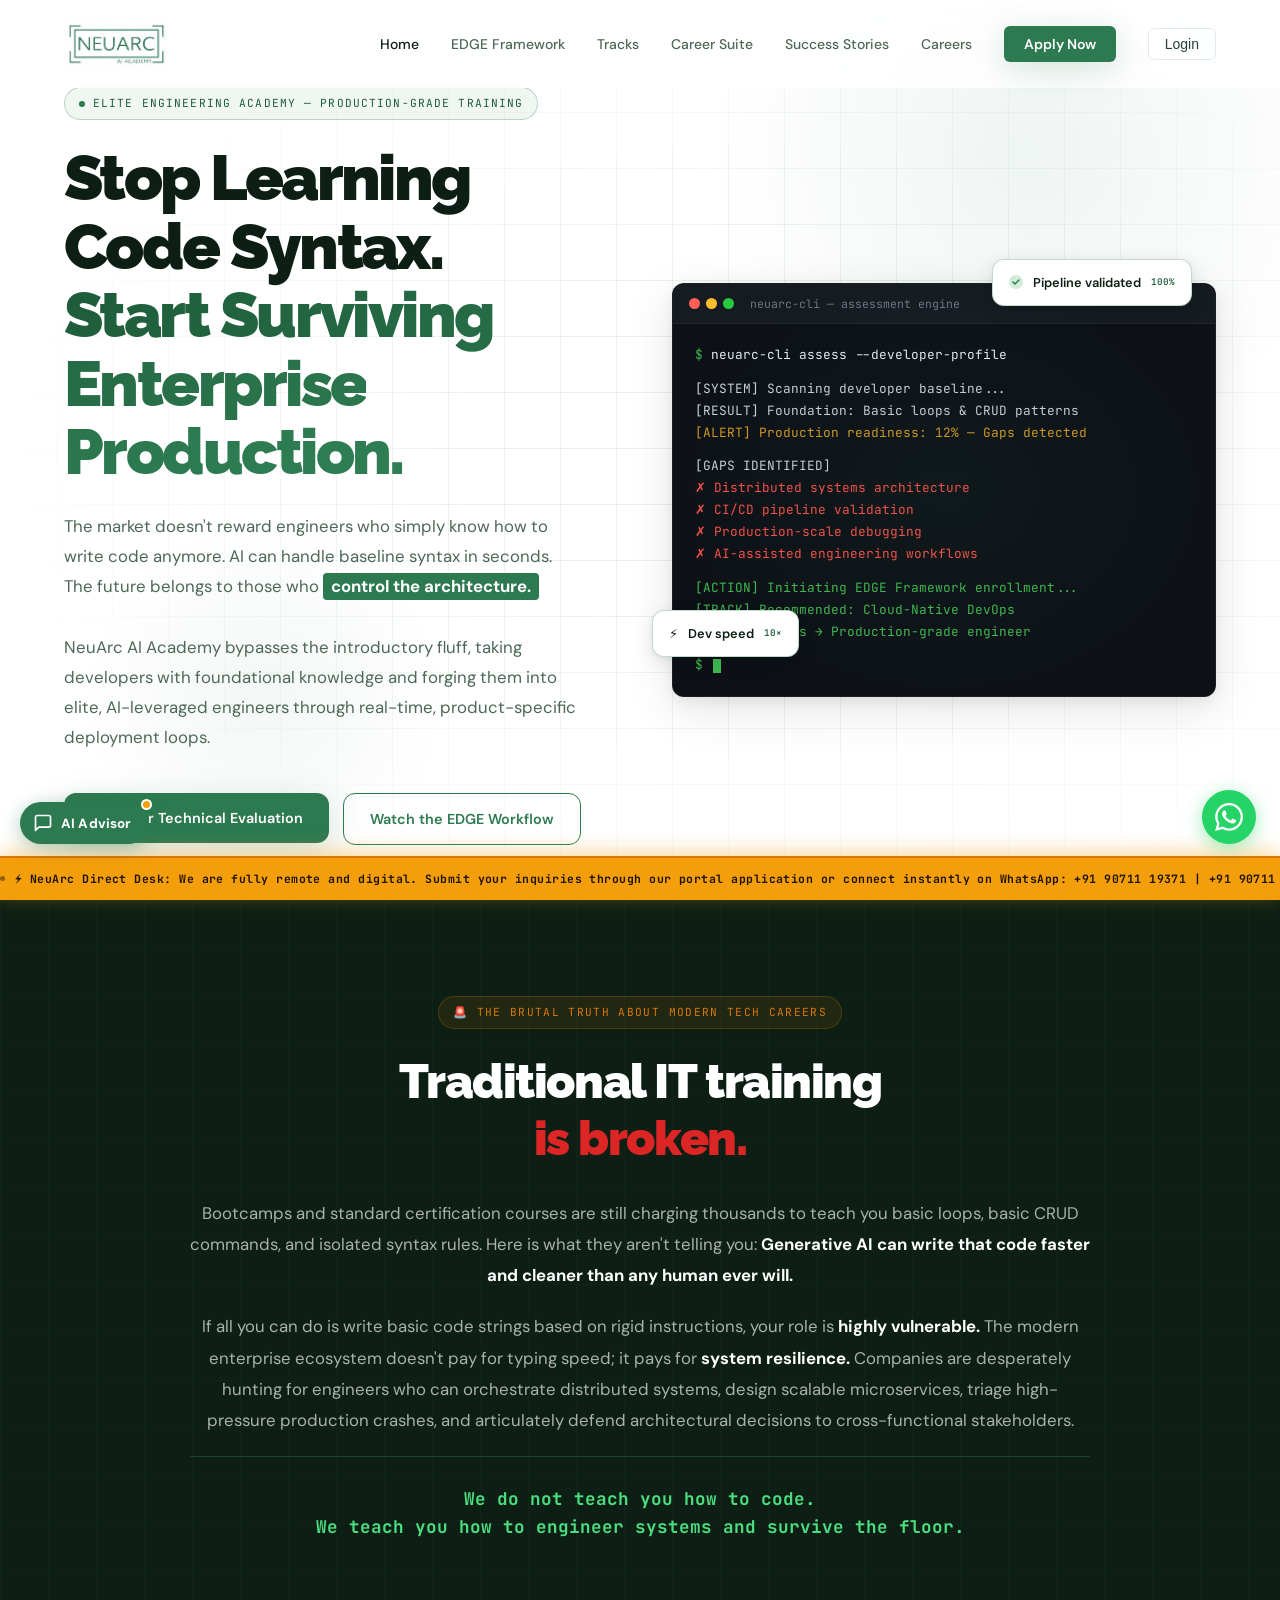
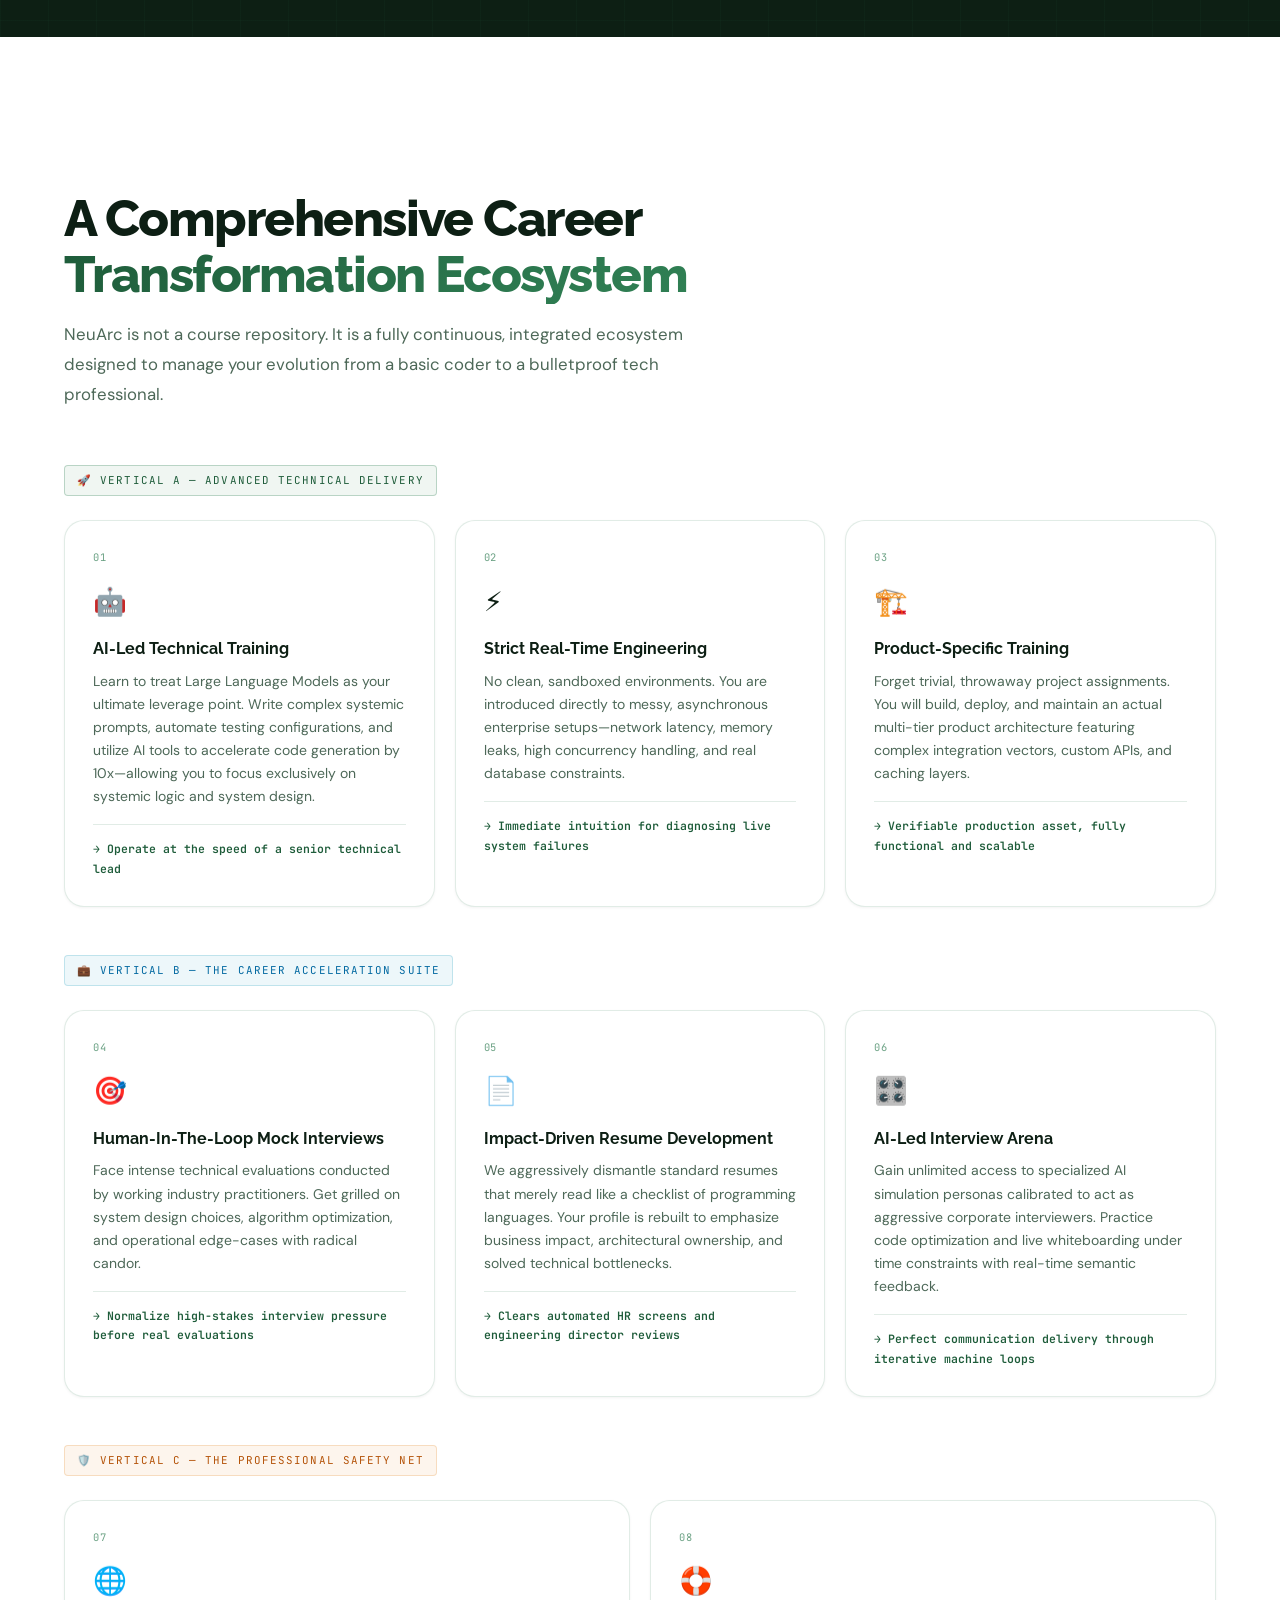
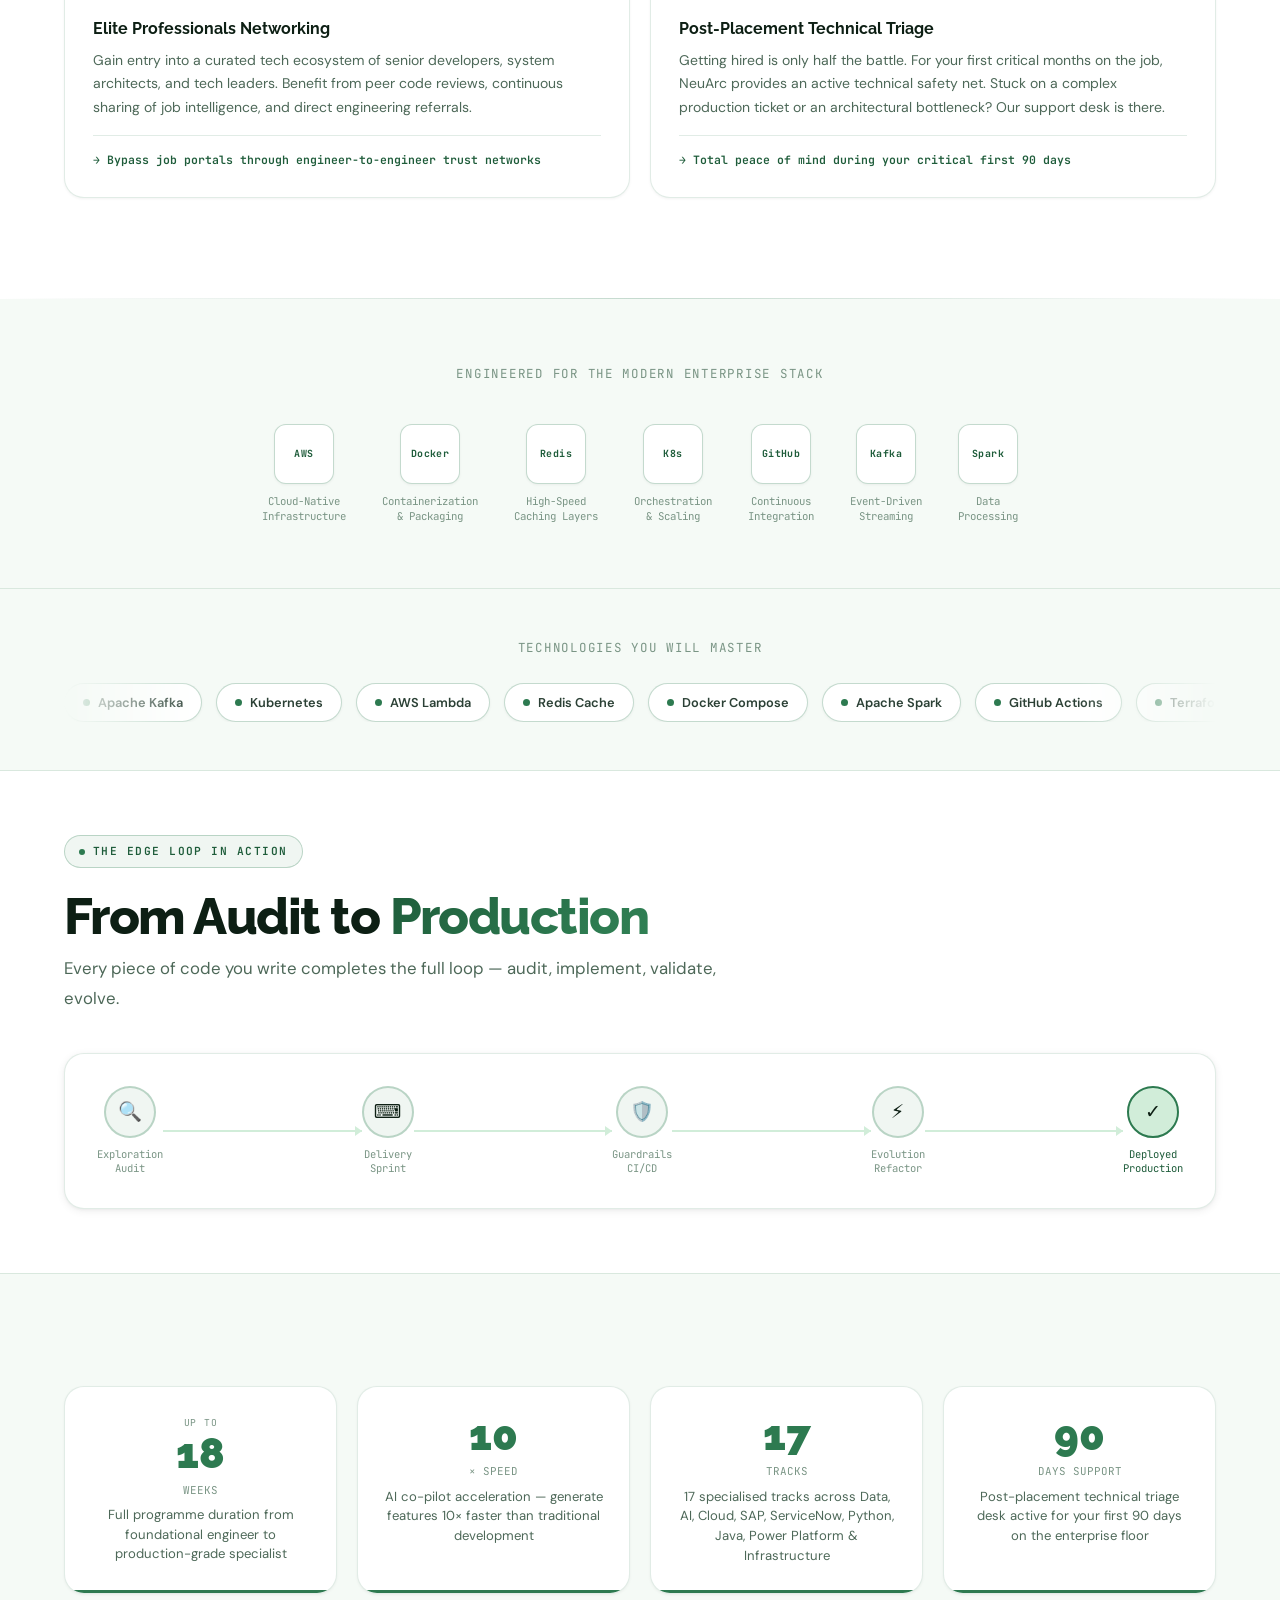
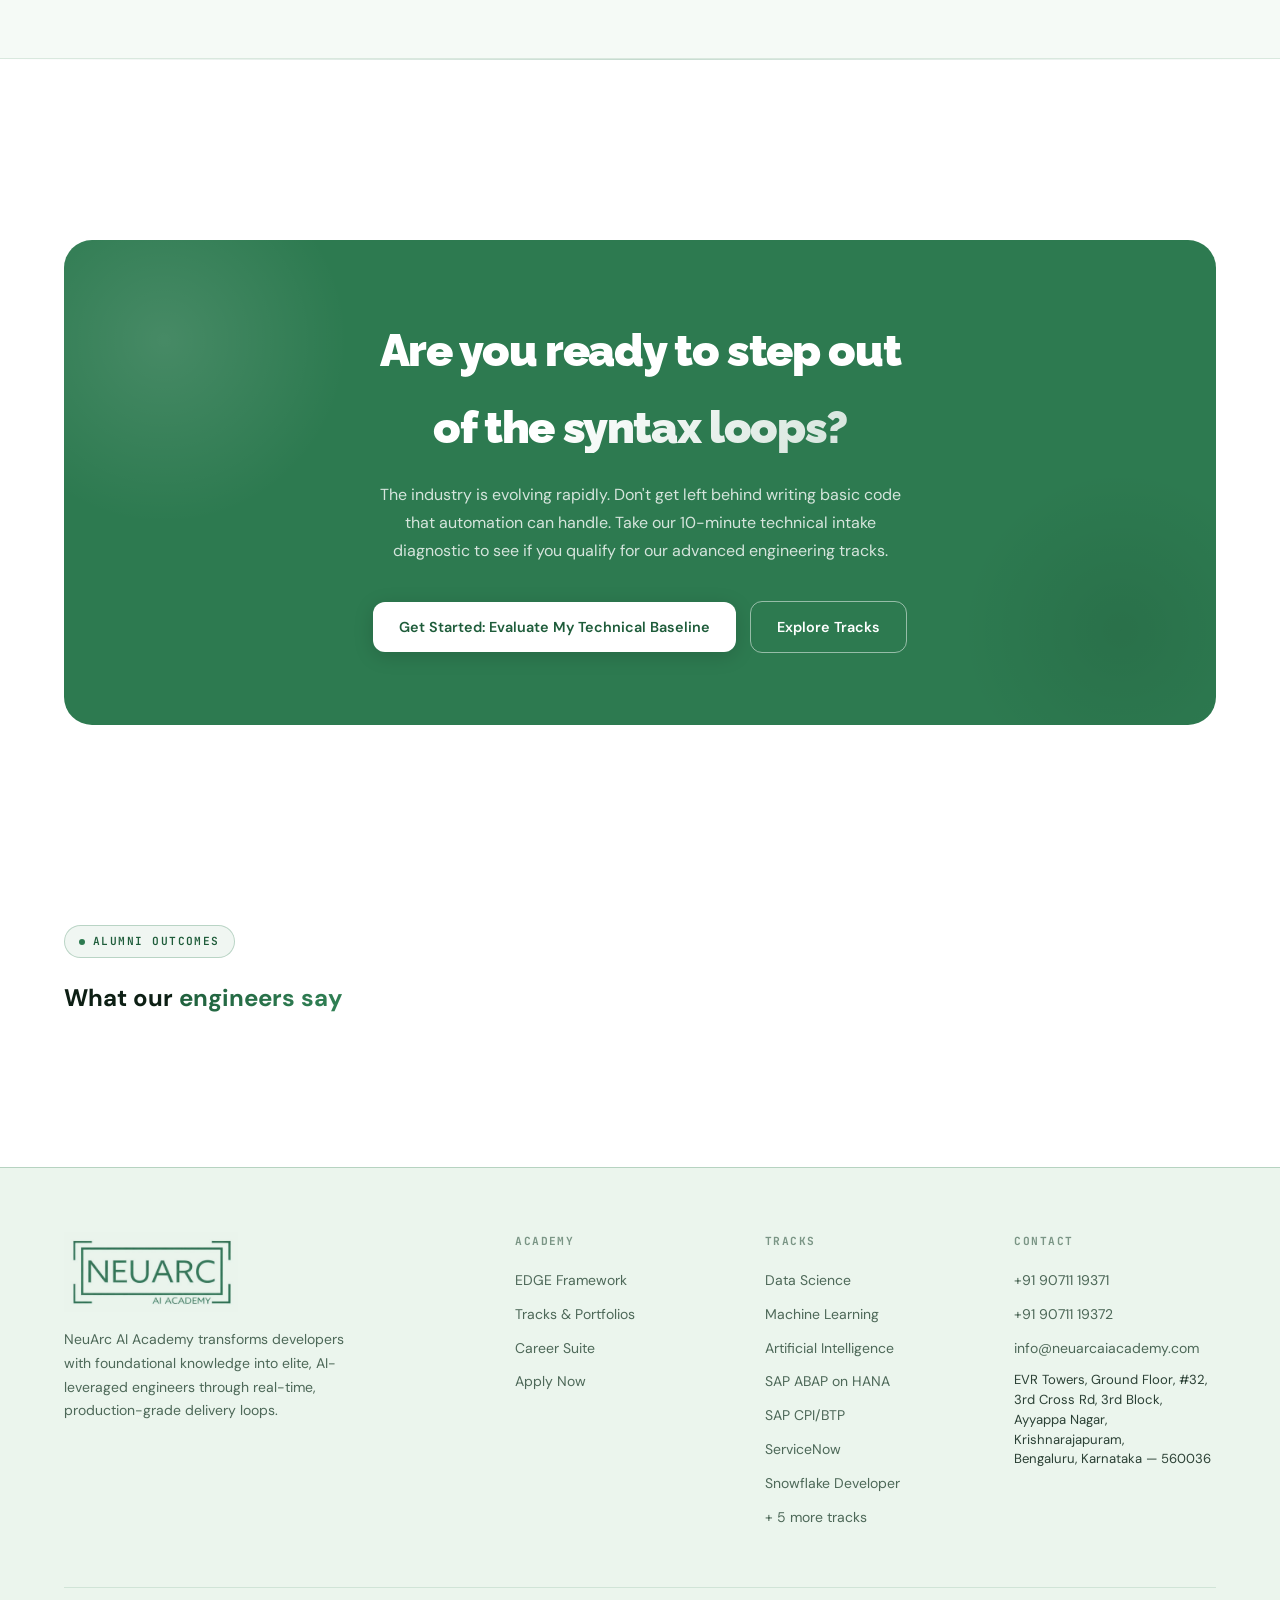
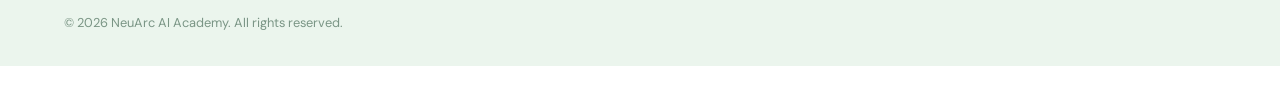
<file: index.html>
﻿<!DOCTYPE html>
<html lang="en">
<head>
  <meta charset="UTF-8" />
  <meta name="viewport" content="width=device-width, initial-scale=1.0" />
  <meta name="description" content="NeuArc AI Academy — Stop Learning Code Syntax. Start Surviving Enterprise Production. Elite engineering training for developers ready to architect at scale." />
  <title>NeuArc AI Academy — Enterprise Engineering Training</title>
  <link rel="preconnect" href="https://fonts.googleapis.com" />
  <link rel="preconnect" href="https://fonts.gstatic.com" crossorigin />
  <link href="https://fonts.googleapis.com/css2?family=Raleway:wght@400;500;600;700;800;900&family=DM+Sans:opsz,wght@9..40,300;9..40,400;9..40,500;9..40,600;9..40,700&family=JetBrains+Mono:wght@400;500;600;700&display=swap" rel="stylesheet" />
  <link rel="stylesheet" href="css/style.css" />
</head>
<body>

<!-- ══ Navigation ══ -->
<nav id="navbar">
  <div class="nav-container">
    <a href="index.html" class="nav-logo">
      <img class="nav-logo-img" src="assets/neuarc-logo.png" alt="NeuArc AI Academy"
           onerror="this.style.display='none';this.nextElementSibling.style.display='flex'" />
      <span class="logo-css">NEUARC <span class="logo-css-sub">AI ACADEMY</span></span>
    </a>
    <button class="nav-toggle" id="navToggle" aria-label="Toggle menu">
      <span></span><span></span><span></span>
    </button>
    <ul class="nav-links" id="navLinks">
      <li><a href="index.html">Home</a></li>
      <li><a href="edge-framework.html">EDGE Framework</a></li>
      <li><a href="tracks.html">Tracks</a></li>
      <li><a href="career.html">Career Suite</a></li>
      <li><a href="success-stories.html">Success Stories</a></li>
      <li><a href="careers.html">Careers</a></li>
      <li><a href="apply.html" class="nav-cta">Apply Now</a></li>
      <li><button class="nav-login-btn" aria-label="Login to portal">Login</button></li>
    </ul>
  </div>
</nav>

<!-- ══ Hero ══ -->
<section class="hero" id="home">
  <div class="hero-bg">
    <div class="hero-grid"></div>
    <div class="hero-glow hero-glow-1"></div>
    <div class="hero-glow hero-glow-2"></div>
  </div>
  <div class="hero-inner">

    <!-- Left: Copy -->
    <div class="hero-left">
      <!-- Mobile-only greeting -->
      <div class="hero-mobile-greeting">
        <p>Hello,</p>
        <h2>Welcome to new era of<br /><span class="gradient-text">career transformation.</span></h2>
      </div>
      <div class="hero-badge reveal">
        <span class="badge-dot"></span>
        Elite Engineering Academy &mdash; Production-Grade Training
      </div>
      <h1 class="hero-title reveal d1">
        Stop Learning<br />Code Syntax.<br />
        <span class="gradient-text">Start Surviving<br />Enterprise Production.</span>
      </h1>
      <p class="hero-sub reveal d2">
        The market doesn't reward engineers who simply know how to write code anymore.
        AI can handle baseline syntax in seconds. The future belongs to those who
        <strong style="background:var(--g);color:#fff;padding:2px 8px 3px;border-radius:4px;white-space:nowrap">control the architecture.</strong>
        <br /><br />
        NeuArc AI Academy bypasses the introductory fluff, taking developers with
        foundational knowledge and forging them into elite, AI-leveraged engineers through
        real-time, product-specific deployment loops.
      </p>
      <div class="hero-ctas reveal d3">
        <a href="#apply" class="btn btn-primary">Apply for Technical Evaluation</a>
        <a href="edge-framework.html" class="btn btn-outline">Watch the EDGE Workflow</a>
      </div>
      <span class="btn-sub reveal d4">Admission is selective. 10-minute assessment of your basic syntax/logic loops required.</span>
    </div>

    <!-- Right: Terminal mockup + floating cards -->
    <div class="hero-right reveal d2">
      <div class="hero-terminal-wrap">
        <!-- Floating animated stat cards -->
        <div class="hero-float-card">
          <svg width="14" height="14" viewBox="0 0 14 14" fill="none"><circle cx="7" cy="7" r="7" fill="#D1EDD9"/><path d="M4 7l2 2 4-4" stroke="#2D7A50" stroke-width="1.5" stroke-linecap="round" stroke-linejoin="round"/></svg>
          <span>Pipeline validated</span>
          <span style="color:var(--g-dark);font-family:var(--font-mono);font-size:0.72em">100%</span>
        </div>
        <div class="hero-float-card">
          <span style="font-size:1em">⚡</span>
          <span>Dev speed</span>
          <span style="color:var(--g-dark);font-family:var(--font-mono);font-size:0.72em">10×</span>
        </div>
        <div class="terminal">
          <div class="terminal-header">
            <div class="terminal-dots">
              <span class="terminal-dot dot-red"></span>
              <span class="terminal-dot dot-yellow"></span>
              <span class="terminal-dot dot-green"></span>
            </div>
            <span class="terminal-title">neuarc-cli — assessment engine</span>
          </div>
          <div class="terminal-body">
            <span class="t-line"><span class="t-prompt">$</span> <span class="t-cmd">neuarc-cli assess --developer-profile</span></span>
            <span class="t-blank"></span>
            <span class="t-line t-output">[SYSTEM] Scanning developer baseline...</span>
            <span class="t-line t-output">[RESULT] Foundation: Basic loops &amp; CRUD patterns</span>
            <span class="t-line t-alert">[ALERT]  Production readiness: 12% — Gaps detected</span>
            <span class="t-blank"></span>
            <span class="t-line t-output">[GAPS IDENTIFIED]</span>
            <span class="t-line t-error">  ✗  Distributed systems architecture</span>
            <span class="t-line t-error">  ✗  CI/CD pipeline validation</span>
            <span class="t-line t-error">  ✗  Production-scale debugging</span>
            <span class="t-line t-error">  ✗  AI-assisted engineering workflows</span>
            <span class="t-blank"></span>
            <span class="t-line t-success">[ACTION] Initiating EDGE Framework enrollment...</span>
            <span class="t-line t-success">[TRACK]  Recommended: Cloud-Native DevOps</span>
            <span class="t-line t-success">[ETA]    18 weeks → Production-grade engineer</span>
            <span class="t-blank"></span>
            <span class="t-line"><span class="t-prompt">$</span> <span class="cursor-blink"></span></span>
          </div>
        </div>
      </div>
    </div>

  </div>
</section>

<!-- ══ Reality Check ══ -->
<section class="reality-section">
  <div class="container">
    <div class="reality-inner">
      <div class="reality-tag reveal">🚨 The Brutal Truth About Modern Tech Careers</div>
      <h2 class="reality-headline reveal d1">
        Traditional IT training<br />
        <span style="color:var(--red)">is broken.</span>
      </h2>
      <p class="reality-body reveal d2">
        Bootcamps and standard certification courses are still charging thousands to teach you
        basic loops, basic CRUD commands, and isolated syntax rules. Here is what they aren't
        telling you: <strong>Generative AI can write that code faster and cleaner than any human ever will.</strong>
      </p>
      <p class="reality-body reveal d3">
        If all you can do is write basic code strings based on rigid instructions, your role is
        <strong>highly vulnerable.</strong> The modern enterprise ecosystem doesn't pay for typing speed;
        it pays for <strong>system resilience.</strong> Companies are desperately hunting for engineers who
        can orchestrate distributed systems, design scalable microservices, triage high-pressure
        production crashes, and articulately defend architectural decisions to cross-functional stakeholders.
      </p>
      <p class="reality-kicker reveal d4">
        We do not teach you how to code.<br />
        We teach you how to engineer systems and survive the floor.
      </p>
    </div>
  </div>
</section>

<!-- ══ 8-Pillar Portfolio Matrix ══ -->
<section class="section" id="ecosystem">
  <div class="container">
    <div class="section-tag reveal">Ecosystem</div>
    <h2 class="section-title reveal d1">
      A Comprehensive Career<br />
      <span class="gradient-text">Transformation Ecosystem</span>
    </h2>
    <p class="section-sub reveal d2">
      NeuArc is not a course repository. It is a fully continuous, integrated ecosystem
      designed to manage your evolution from a basic coder to a bulletproof tech professional.
    </p>

    <!-- Vertical A -->
    <div style="margin-top:56px">
      <div class="vertical-tag vert-a reveal">🚀 Vertical A — Advanced Technical Delivery</div>
      <div class="matrix-grid">
        <div class="matrix-card reveal d1">
          <div class="matrix-num">01</div>
          <div class="matrix-icon">🤖</div>
          <h4 class="matrix-title">AI-Led Technical Training</h4>
          <p class="matrix-desc">Learn to treat Large Language Models as your ultimate leverage point. Write complex systemic prompts, automate testing configurations, and utilize AI tools to accelerate code generation by 10x—allowing you to focus exclusively on systemic logic and system design.</p>
          <div class="matrix-outcome">→ Operate at the speed of a senior technical lead</div>
        </div>
        <div class="matrix-card reveal d2">
          <div class="matrix-num">02</div>
          <div class="matrix-icon">⚡</div>
          <h4 class="matrix-title">Strict Real-Time Engineering</h4>
          <p class="matrix-desc">No clean, sandboxed environments. You are introduced directly to messy, asynchronous enterprise setups—network latency, memory leaks, high concurrency handling, and real database constraints.</p>
          <div class="matrix-outcome">→ Immediate intuition for diagnosing live system failures</div>
        </div>
        <div class="matrix-card reveal d3">
          <div class="matrix-num">03</div>
          <div class="matrix-icon">🏗️</div>
          <h4 class="matrix-title">Product-Specific Training</h4>
          <p class="matrix-desc">Forget trivial, throwaway project assignments. You will build, deploy, and maintain an actual multi-tier product architecture featuring complex integration vectors, custom APIs, and caching layers.</p>
          <div class="matrix-outcome">→ Verifiable production asset, fully functional and scalable</div>
        </div>
      </div>
    </div>

    <!-- Vertical B -->
    <div style="margin-top:48px">
      <div class="vertical-tag vert-b reveal">💼 Vertical B — The Career Acceleration Suite</div>
      <div class="matrix-grid">
        <div class="matrix-card reveal d1">
          <div class="matrix-num">04</div>
          <div class="matrix-icon">🎯</div>
          <h4 class="matrix-title">Human-In-The-Loop Mock Interviews</h4>
          <p class="matrix-desc">Face intense technical evaluations conducted by working industry practitioners. Get grilled on system design choices, algorithm optimization, and operational edge-cases with radical candor.</p>
          <div class="matrix-outcome">→ Normalize high-stakes interview pressure before real evaluations</div>
        </div>
        <div class="matrix-card reveal d2">
          <div class="matrix-num">05</div>
          <div class="matrix-icon">📄</div>
          <h4 class="matrix-title">Impact-Driven Resume Development</h4>
          <p class="matrix-desc">We aggressively dismantle standard resumes that merely read like a checklist of programming languages. Your profile is rebuilt to emphasize business impact, architectural ownership, and solved technical bottlenecks.</p>
          <div class="matrix-outcome">→ Clears automated HR screens and engineering director reviews</div>
        </div>
        <div class="matrix-card reveal d3">
          <div class="matrix-num">06</div>
          <div class="matrix-icon">🎛️</div>
          <h4 class="matrix-title">AI-Led Interview Arena</h4>
          <p class="matrix-desc">Gain unlimited access to specialized AI simulation personas calibrated to act as aggressive corporate interviewers. Practice code optimization and live whiteboarding under time constraints with real-time semantic feedback.</p>
          <div class="matrix-outcome">→ Perfect communication delivery through iterative machine loops</div>
        </div>
      </div>
    </div>

    <!-- Vertical C -->
    <div style="margin-top:48px">
      <div class="vertical-tag vert-c reveal">🛡️ Vertical C — The Professional Safety Net</div>
      <div class="matrix-grid" style="grid-template-columns: repeat(2,1fr)">
        <div class="matrix-card reveal d1">
          <div class="matrix-num">07</div>
          <div class="matrix-icon">🌐</div>
          <h4 class="matrix-title">Elite Professionals Networking</h4>
          <p class="matrix-desc">Gain entry into a curated tech ecosystem of senior developers, system architects, and tech leaders. Benefit from peer code reviews, continuous sharing of job intelligence, and direct engineering referrals.</p>
          <div class="matrix-outcome">→ Bypass job portals through engineer-to-engineer trust networks</div>
        </div>
        <div class="matrix-card reveal d2">
          <div class="matrix-num">08</div>
          <div class="matrix-icon">🛟</div>
          <h4 class="matrix-title">Post-Placement Technical Triage</h4>
          <p class="matrix-desc">Getting hired is only half the battle. For your first critical months on the job, NeuArc provides an active technical safety net. Stuck on a complex production ticket or an architectural bottleneck? Our support desk is there.</p>
          <div class="matrix-outcome">→ Total peace of mind during your critical first 90 days</div>
        </div>
      </div>
    </div>
  </div>
</section>

<!-- ══ Tech Stack ══ -->
<div class="divider"></div>
<section class="stack-section">
  <div class="container">
    <p class="stack-title reveal">Engineered for the modern enterprise stack</p>
    <div class="stack-logos">
      <div class="stack-item reveal d1">
        <div class="stack-logo-box">AWS</div>
        <span class="stack-label">Cloud-Native<br />Infrastructure</span>
      </div>
      <div class="stack-item reveal d2">
        <div class="stack-logo-box">Docker</div>
        <span class="stack-label">Containerization<br />&amp; Packaging</span>
      </div>
      <div class="stack-item reveal d3">
        <div class="stack-logo-box">Redis</div>
        <span class="stack-label">High-Speed<br />Caching Layers</span>
      </div>
      <div class="stack-item reveal d4">
        <div class="stack-logo-box">K8s</div>
        <span class="stack-label">Orchestration<br />&amp; Scaling</span>
      </div>
      <div class="stack-item reveal d5">
        <div class="stack-logo-box">GitHub</div>
        <span class="stack-label">Continuous<br />Integration</span>
      </div>
      <div class="stack-item reveal d6">
        <div class="stack-logo-box">Kafka</div>
        <span class="stack-label">Event-Driven<br />Streaming</span>
      </div>
      <div class="stack-item reveal d7">
        <div class="stack-logo-box">Spark</div>
        <span class="stack-label">Data<br />Processing</span>
      </div>
    </div>
  </div>
</section>
<!-- ══ Animated Marquee Strip ══ -->
<div class="visual-strip">
  <div class="container" style="overflow:hidden">
    <p class="stack-title" style="margin-bottom:24px">Technologies you will master</p>
    <div style="overflow:hidden;mask-image:linear-gradient(90deg,transparent,#000 12%,#000 88%,transparent)">
      <div class="anim-badge-row">
        <!-- First set -->
        <div class="anim-badge"><span class="anim-badge-dot"></span>Apache Kafka</div>
        <div class="anim-badge"><span class="anim-badge-dot"></span>Kubernetes</div>
        <div class="anim-badge"><span class="anim-badge-dot"></span>AWS Lambda</div>
        <div class="anim-badge"><span class="anim-badge-dot"></span>Redis Cache</div>
        <div class="anim-badge"><span class="anim-badge-dot"></span>Docker Compose</div>
        <div class="anim-badge"><span class="anim-badge-dot"></span>Apache Spark</div>
        <div class="anim-badge"><span class="anim-badge-dot"></span>GitHub Actions</div>
        <div class="anim-badge"><span class="anim-badge-dot"></span>Terraform IaC</div>
        <div class="anim-badge"><span class="anim-badge-dot"></span>PostgreSQL</div>
        <div class="anim-badge"><span class="anim-badge-dot"></span>ArgoCD GitOps</div>
        <div class="anim-badge"><span class="anim-badge-dot"></span>Prometheus</div>
        <div class="anim-badge"><span class="anim-badge-dot"></span>Delta Lake</div>
        <div class="anim-badge"><span class="anim-badge-dot"></span>FastAPI</div>
        <div class="anim-badge"><span class="anim-badge-dot"></span>Celery + Redis</div>
        <!-- Duplicate for seamless loop -->
        <div class="anim-badge"><span class="anim-badge-dot"></span>Apache Kafka</div>
        <div class="anim-badge"><span class="anim-badge-dot"></span>Kubernetes</div>
        <div class="anim-badge"><span class="anim-badge-dot"></span>AWS Lambda</div>
        <div class="anim-badge"><span class="anim-badge-dot"></span>Redis Cache</div>
        <div class="anim-badge"><span class="anim-badge-dot"></span>Docker Compose</div>
        <div class="anim-badge"><span class="anim-badge-dot"></span>Apache Spark</div>
        <div class="anim-badge"><span class="anim-badge-dot"></span>GitHub Actions</div>
        <div class="anim-badge"><span class="anim-badge-dot"></span>Terraform IaC</div>
        <div class="anim-badge"><span class="anim-badge-dot"></span>PostgreSQL</div>
        <div class="anim-badge"><span class="anim-badge-dot"></span>ArgoCD GitOps</div>
        <div class="anim-badge"><span class="anim-badge-dot"></span>Prometheus</div>
        <div class="anim-badge"><span class="anim-badge-dot"></span>Delta Lake</div>
        <div class="anim-badge"><span class="anim-badge-dot"></span>FastAPI</div>
        <div class="anim-badge"><span class="anim-badge-dot"></span>Celery + Redis</div>
      </div>
    </div>
  </div>
</div>

<!-- ══ Animated Pipeline Flow ══ -->
<section class="section-sm">
  <div class="container">
    <div class="section-tag reveal">The EDGE Loop in Action</div>
    <h2 class="section-title reveal d1" style="margin-bottom:8px">
      From Audit to <span class="gradient-text">Production</span>
    </h2>
    <p class="section-sub reveal d2" style="margin-bottom:40px">Every piece of code you write completes the full loop — audit, implement, validate, evolve.</p>
    <div class="pipe-flow reveal d3">
      <div class="pipe-node">
        <div class="pipe-node-circle">🔍</div>
        <div class="pipe-node-label">Exploration<br/>Audit</div>
      </div>
      <div class="pipe-arrow"><div class="pipe-progress"></div></div>
      <div class="pipe-node">
        <div class="pipe-node-circle">⌨️</div>
        <div class="pipe-node-label">Delivery<br/>Sprint</div>
      </div>
      <div class="pipe-arrow"><div class="pipe-progress"></div></div>
      <div class="pipe-node">
        <div class="pipe-node-circle">🛡️</div>
        <div class="pipe-node-label">Guardrails<br/>CI/CD</div>
      </div>
      <div class="pipe-arrow"><div class="pipe-progress"></div></div>
      <div class="pipe-node">
        <div class="pipe-node-circle">⚡</div>
        <div class="pipe-node-label">Evolution<br/>Refactor</div>
      </div>
      <div class="pipe-arrow"><div class="pipe-progress"></div></div>
      <div class="pipe-node">
        <div class="pipe-node-circle" style="background:var(--g-pale);border-color:var(--g)">✓</div>
        <div class="pipe-node-label" style="color:var(--g-dark)">Deployed<br/>Production</div>
      </div>
    </div>
  </div>
</section>

<!-- ══ Animated Metrics ══ -->
<section class="section-sm" style="background:var(--bg-2);border-top:1px solid var(--border);border-bottom:1px solid var(--border)">
  <div class="container">
    <div class="metrics-marquee reveal">
      <div class="metric-tile">
        <div style="font-family:var(--font-mono);font-size:0.6rem;color:var(--text-4);margin-bottom:2px;letter-spacing:0.08em">UP TO</div>
        <div class="metric-tile-val" data-target="18">0</div>
        <div style="font-family:var(--font-mono);font-size:0.68rem;color:var(--text-4);margin-bottom:6px">WEEKS</div>
        <div class="metric-tile-desc">Full programme duration from foundational engineer to production-grade specialist</div>
      </div>
      <div class="metric-tile">
        <div class="metric-tile-val" data-target="10">0</div>
        <div style="font-family:var(--font-mono);font-size:0.68rem;color:var(--text-4);margin-bottom:6px">× SPEED</div>
        <div class="metric-tile-desc">AI co-pilot acceleration — generate features 10× faster than traditional development</div>
      </div>
      <div class="metric-tile">
        <div class="metric-tile-val" data-target="17" id="cms-tracks-metric">0</div>
        <div style="font-family:var(--font-mono);font-size:0.68rem;color:var(--text-4);margin-bottom:6px">TRACKS</div>
        <div class="metric-tile-desc" id="cms-tracks-metric-desc">17 specialised tracks across Data, AI, Cloud, SAP, ServiceNow, Python, Java, Power Platform &amp; Infrastructure</div>
      </div>
      <div class="metric-tile">
        <div class="metric-tile-val" data-target="90">0</div>
        <div style="font-family:var(--font-mono);font-size:0.68rem;color:var(--text-4);margin-bottom:6px">DAYS SUPPORT</div>
        <div class="metric-tile-desc">Post-placement technical triage desk active for your first 90 days on the enterprise floor</div>
      </div>
    </div>
  </div>
</section>

<div class="divider"></div>

<!-- ══ CTA Banner ══ -->
<section class="section" id="apply">
  <div class="container">
    <div class="cta-banner reveal">
      <h2>Are you ready to step out<br />of the <span class="gradient-text">syntax loops?</span></h2>
      <p>The industry is evolving rapidly. Don't get left behind writing basic code that automation can handle. Take our 10-minute technical intake diagnostic to see if you qualify for our advanced engineering tracks.</p>
      <div class="cta-btns">
        <a href="apply.html" class="btn btn-primary">Get Started: Evaluate My Technical Baseline</a>
        <a href="tracks.html" class="btn btn-outline">Explore Tracks</a>
      </div>
    </div>
  </div>
</section>

<!-- ══ Testimonials ══ -->
<section class="section" id="testimonials">
  <div class="container">
    <div class="section-tag reveal">Alumni Outcomes</div>
    <h2 class="reveal">What our <span class="gradient-text">engineers say</span></h2>
    <div class="testimonials-grid" id="testimonialsGrid">
      <p class="testimonials-empty" id="testimonialsLoading">Loading testimonials…</p>
    </div>
  </div>
</section>

<!-- ══ Footer ══ -->
<footer>
  <div class="container">
    <div class="footer-inner">
      <div class="footer-brand">
        <img src="assets/neuarc-logo.png" alt="NeuArc AI Academy"
             onerror="this.style.display='none'" />
        <p>NeuArc AI Academy transforms developers with foundational knowledge into elite, AI-leveraged engineers through real-time, production-grade delivery loops.</p>
      </div>
      <div class="footer-col">
        <h5>Academy</h5>
        <a href="edge-framework.html">EDGE Framework</a>
        <a href="tracks.html">Tracks &amp; Portfolios</a>
        <a href="career.html">Career Suite</a>
        <a href="#apply">Apply Now</a>
      </div>
      <div class="footer-col">
        <h5>Tracks</h5>
        <a href="tracks.html">Data Science</a>
        <a href="tracks.html">Machine Learning</a>
        <a href="tracks.html">Artificial Intelligence</a>
        <a href="tracks.html">SAP ABAP on HANA</a>
        <a href="tracks.html">SAP CPI/BTP</a>
        <a href="tracks.html">ServiceNow</a>
        <a href="tracks.html">Snowflake Developer</a>
        <a href="tracks.html">+ 5 more tracks</a>
      </div>
      <div class="footer-col">
        <h5>Contact</h5>
        <a href="tel:+919071119371">+91 90711 19371</a>
        <a href="tel:+919071119372">+91 90711 19372</a>
        <a href="mailto:info@neuarcaiacademy.com">info@neuarcaiacademy.com</a>
        <span style="font-size:0.82rem;line-height:1.5;color:var(--text-2);display:block;margin-top:8px;">EVR Towers, Ground Floor, #32, 3rd Cross Rd, 3rd Block,<br>Ayyappa Nagar, Krishnarajapuram,<br>Bengaluru, Karnataka — 560036</span>
      </div>
    </div>
    <div class="footer-bottom">
      <span>&copy; 2026 NeuArc AI Academy. All rights reserved.</span>
    </div>
  </div>
</footer>

<script src="js/main.js"></script>
<script src="js/cms-globals.js"></script>
<script src="js/otp-widget.js"></script>
<script src="js/login-popup.js"></script>
<script src="js/chatbot.js"></script>
<script src="js/whatsapp.js"></script>
<script>
  /* ── Testimonials loader ── */
  (function () {
    var API = 'https://admin.neuarcaiacademy.com';
    var grid = document.getElementById('testimonialsGrid');
    if (!grid) return;

    fetch(API + '/api/public/testimonials')
      .then(function (r) { return r.json(); })
      .then(function (rows) {
        if (!rows || !rows.length) {
          grid.innerHTML = '';
          return;
        }
        grid.innerHTML = rows.map(function (t) {
          var initials = (t.alumni_name || '?').split(' ').map(function (w) { return w[0]; }).join('').slice(0, 2).toUpperCase();
          var avatarHtml = t.avatar_url
            ? '<div class="testimonial-avatar"><img src="' + t.avatar_url + '" alt="' + t.alumni_name + '" /></div>'
            : '<div class="testimonial-avatar">' + initials + '</div>';
          return '<div class="testimonial-card reveal">' +
            '<p class="testimonial-quote">' + (t.testimonial || '') + '</p>' +
            '<div class="testimonial-author">' +
              avatarHtml +
              '<div>' +
                '<p class="testimonial-name">' + t.alumni_name + '</p>' +
                '<p class="testimonial-meta">' + (t.title || '') + '</p>' +
                (t.track ? '<span class="testimonial-track">' + t.track + '</span>' : '') +
              '</div>' +
            '</div>' +
          '</div>';
        }).join('');
      })
      .catch(function () {
        grid.innerHTML = '';
      });
  })();
</script>


<!-- ══ Bottom Running Banner ══ -->
<div class="bottom-banner">
  <div class="bottom-banner-track">
    <span class="bottom-banner-item"><span class="bottom-banner-sep"></span>&#x26A1; NeuArc Direct Desk: We are fully remote and digital. Submit your inquiries through our portal application or connect instantly on WhatsApp: +91 90711 19371 | +91 90711 19372 | info@neuarcaiacademy.com.</span>
    <span class="bottom-banner-item"><span class="bottom-banner-sep"></span>&#x26A1; NeuArc Direct Desk: We are fully remote and digital. Submit your inquiries through our portal application or connect instantly on WhatsApp: +91 90711 19371 | +91 90711 19372 | info@neuarcaiacademy.com.</span>
    <span class="bottom-banner-item"><span class="bottom-banner-sep"></span>&#x26A1; NeuArc Direct Desk: We are fully remote and digital. Submit your inquiries through our portal application or connect instantly on WhatsApp: +91 90711 19371 | +91 90711 19372 | info@neuarcaiacademy.com.</span>
    <span class="bottom-banner-item"><span class="bottom-banner-sep"></span>&#x26A1; NeuArc Direct Desk: We are fully remote and digital. Submit your inquiries through our portal application or connect instantly on WhatsApp: +91 90711 19371 | +91 90711 19372 | info@neuarcaiacademy.com.</span>
  </div>
</div>
</body>
</html>
</file>
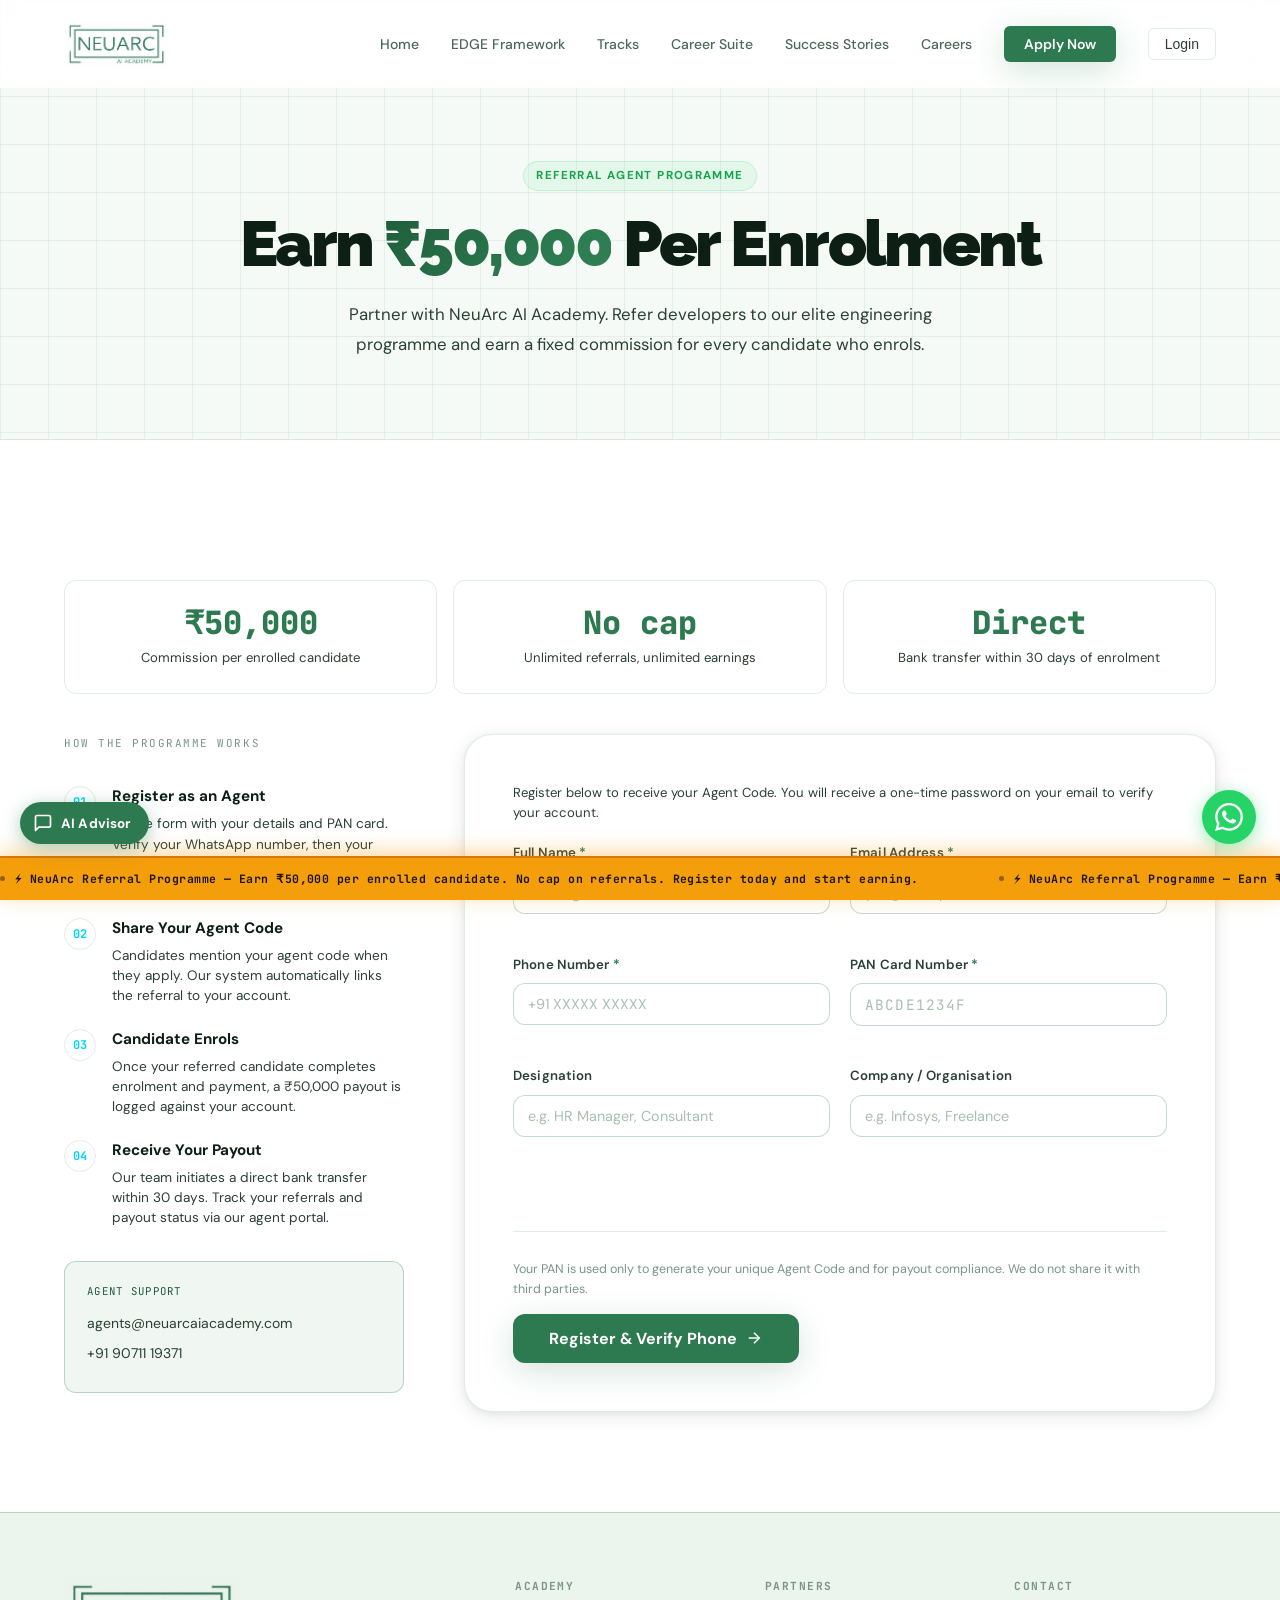
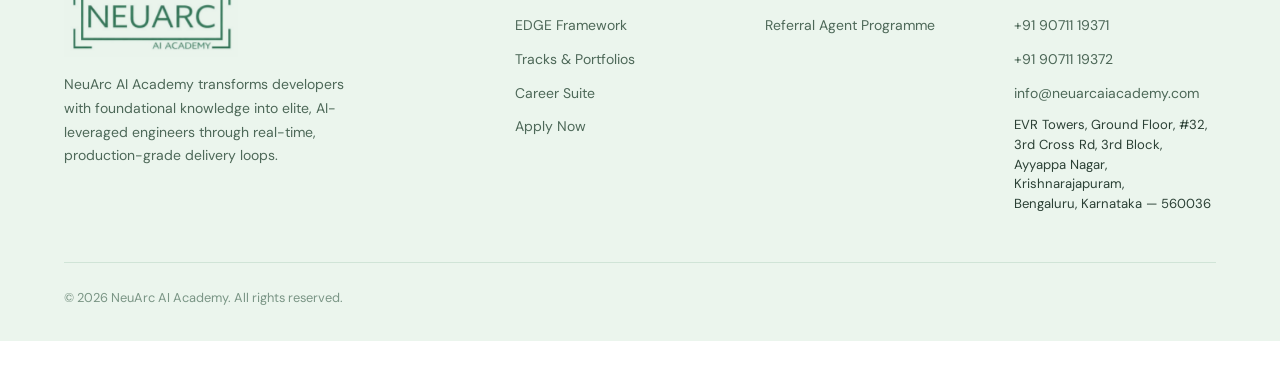
<file: agents.html>
<!DOCTYPE html>
<html lang="en">
<head>
  <meta charset="UTF-8" />
  <meta name="viewport" content="width=device-width, initial-scale=1.0" />
  <meta name="description" content="Become a NeuArc Referral Agent — Earn ₹50,000 per enrolled candidate. Join our partner network today." />
  <title>Referral Agent Programme — NeuArc AI Academy</title>
  <link rel="preconnect" href="https://fonts.googleapis.com" />
  <link rel="preconnect" href="https://fonts.gstatic.com" crossorigin />
  <link href="https://fonts.googleapis.com/css2?family=Raleway:wght@400;500;600;700;800;900&family=DM+Sans:opsz,wght@9..40,300;9..40,400;9..40,500;9..40,600;9..40,700&family=JetBrains+Mono:wght@400;500;600;700&display=swap" rel="stylesheet" />
  <link rel="stylesheet" href="css/style.css" />
  <style>
    .agent-hero-tag {
      display: inline-block;
      background: rgba(74,222,128,0.09);
      color: #16A34A;
      border: 1px solid rgba(74,222,128,0.25);
      font-size: 0.72rem;
      font-weight: 700;
      letter-spacing: 0.12em;
      text-transform: uppercase;
      padding: 4px 12px;
      border-radius: 20px;
      margin-bottom: 18px;
    }
    .earnings-grid {
      display: grid;
      grid-template-columns: repeat(auto-fit, minmax(200px, 1fr));
      gap: 16px;
      margin: 40px 0;
    }
    .earnings-card {
      background: var(--surface);
      border: 1px solid var(--border);
      border-radius: 12px;
      padding: 24px 20px;
      text-align: center;
    }
    .earnings-card .earn-num {
      font-family: 'JetBrains Mono', monospace;
      font-size: 2rem;
      font-weight: 800;
      background: var(--g);
      -webkit-background-clip: text;
      -webkit-text-fill-color: transparent;
      background-clip: text;
      line-height: 1.1;
    }
    .earnings-card .earn-label {
      color: var(--text-2);
      font-size: 0.82rem;
      margin-top: 6px;
    }
    .how-steps {
      display: flex;
      flex-direction: column;
      gap: 20px;
      margin: 32px 0;
    }
    .how-step {
      display: flex;
      gap: 16px;
      align-items: flex-start;
    }
    .step-num {
      width: 32px;
      height: 32px;
      border-radius: 50%;
      border: 1px solid var(--border);
      background: var(--surface);
      display: flex;
      align-items: center;
      justify-content: center;
      font-family: 'JetBrains Mono', monospace;
      font-size: 0.75rem;
      font-weight: 700;
      color: var(--g-text, #00D4FF);
      flex-shrink: 0;
      margin-top: 2px;
    }
    .how-step h4 { margin: 0 0 4px; font-size: 0.95rem; }
    .how-step p  { margin: 0; color: var(--text-2); font-size: 0.85rem; line-height: 1.5; }

    /* OTP Modal */
    .otp-overlay {
      position: fixed; inset: 0; background: rgba(0,0,0,0.65);
      display: flex; align-items: center; justify-content: center;
      z-index: 9999; padding: 16px;
      opacity: 0; pointer-events: none; transition: opacity 0.2s;
    }
    .otp-overlay.visible { opacity: 1; pointer-events: all; }
    .otp-box {
      background: var(--surface, #0F1B2D);
      border: 1px solid var(--border, #1E2D42);
      border-radius: 14px;
      padding: 32px 28px;
      width: 100%; max-width: 420px;
      box-shadow: 0 24px 64px rgba(0,0,0,0.5);
    }
    .otp-box h3 { margin: 0 0 6px; font-size: 1.05rem; }
    .otp-box p  { color: var(--text-2); font-size: 0.85rem; margin: 0 0 20px; }
    .otp-input {
      width: 100%;
      background: var(--bg, #060E1A);
      border: 1px solid var(--border, #1E2D42);
      border-radius: 8px;
      padding: 12px 14px;
      font-family: 'JetBrains Mono', monospace;
      font-size: 1.4rem;
      font-weight: 700;
      letter-spacing: 0.25em;
      color: var(--text, #E8F4FF);
      text-align: center;
      outline: none;
      transition: border-color 0.15s;
      margin-bottom: 16px;
    }
    .otp-input:focus { border-color: #00D4FF; }
    .otp-resend {
      text-align: center; font-size: 0.78rem; color: var(--text-2); margin-bottom: 8px;
    }
    .otp-resend a { color: #00D4FF; cursor: pointer; text-decoration: underline; }
    .otp-error { color: #f87171; font-size: 0.8rem; text-align: center; margin-bottom: 10px; min-height: 20px; }

    /* Success view */
    .agent-success {
      display: none; text-align: center; padding: 40px 20px;
    }
    .agent-success.show { display: block; }
    .agent-code-box {
      display: inline-block;
      background: rgba(0,212,255,0.08);
      border: 1px solid rgba(0,212,255,0.25);
      border-radius: 10px;
      padding: 20px 32px;
      margin: 20px 0;
    }
    .agent-code-box .code-label { font-size: 0.72rem; color: var(--text-2); letter-spacing: 0.1em; text-transform: uppercase; margin-bottom: 6px; }
    .agent-code-box .code-value {
      font-family: 'JetBrains Mono', monospace;
      font-size: 1.7rem;
      font-weight: 800;
      color: #00D4FF;
      letter-spacing: 0.05em;
    }
  </style>
</head>
<body>

<!-- ══ Navigation ══ -->
<nav id="navbar">
  <div class="nav-container">
    <a href="index.html" class="nav-logo">
      <img class="nav-logo-img" src="assets/neuarc-logo.png" alt="NeuArc AI Academy"
           onerror="this.style.display='none';this.nextElementSibling.style.display='flex'" />
      <span class="logo-css">NEUARC <span class="logo-css-sub">AI ACADEMY</span></span>
    </a>
    <button class="nav-toggle" id="navToggle" aria-label="Toggle menu">
      <span></span><span></span><span></span>
    </button>
    <ul class="nav-links" id="navLinks">
      <li><a href="index.html">Home</a></li>
      <li><a href="edge-framework.html">EDGE Framework</a></li>
      <li><a href="tracks.html">Tracks</a></li>
      <li><a href="career.html">Career Suite</a></li>
      <li><a href="success-stories.html">Success Stories</a></li>
      <li><a href="careers.html">Careers</a></li>
      <li><a href="apply.html" class="nav-cta">Apply Now</a></li>
      <li><button class="nav-login-btn" aria-label="Login to portal">Login</button></li>
    </ul>
  </div>
</nav>

<!-- ══ Page Header ══ -->
<div class="page-header">
  <div class="container">
    <div class="agent-hero-tag reveal">Referral Agent Programme</div>
    <h1 class="reveal d1">Earn <span class="gradient-text">₹50,000</span> Per Enrolment</h1>
    <p class="reveal d2" style="max-width:620px;margin:0 auto;color:var(--text-2);font-size:1.05rem;">
      Partner with NeuArc AI Academy. Refer developers to our elite engineering programme and earn a fixed commission for every candidate who enrols.
    </p>
  </div>
</div>

<!-- ══ Earnings Section ══ -->
<section class="section">
  <div class="container">

    <div class="earnings-grid reveal">
      <div class="earnings-card">
        <div class="earn-num">₹50,000</div>
        <div class="earn-label">Commission per enrolled candidate</div>
      </div>
      <div class="earnings-card">
        <div class="earn-num">No cap</div>
        <div class="earn-label">Unlimited referrals, unlimited earnings</div>
      </div>
      <div class="earnings-card">
        <div class="earn-num">Direct</div>
        <div class="earn-label">Bank transfer within 30 days of enrolment</div>
      </div>
    </div>

    <div class="apply-wrap reveal">

      <!-- Left: How it works -->
      <div class="apply-info">
        <p class="apply-info-heading">How the programme works</p>

        <div class="how-steps">
          <div class="how-step">
            <div class="step-num">01</div>
            <div>
              <h4>Register as an Agent</h4>
              <p>Fill the form with your details and PAN card. Verify your WhatsApp number, then your email, and set a password to activate your account.</p>
            </div>
          </div>
          <div class="how-step">
            <div class="step-num">02</div>
            <div>
              <h4>Share Your Agent Code</h4>
              <p>Candidates mention your agent code when they apply. Our system automatically links the referral to your account.</p>
            </div>
          </div>
          <div class="how-step">
            <div class="step-num">03</div>
            <div>
              <h4>Candidate Enrols</h4>
              <p>Once your referred candidate completes enrolment and payment, a ₹50,000 payout is logged against your account.</p>
            </div>
          </div>
          <div class="how-step">
            <div class="step-num">04</div>
            <div>
              <h4>Receive Your Payout</h4>
              <p>Our team initiates a direct bank transfer within 30 days. Track your referrals and payout status via our agent portal.</p>
            </div>
          </div>
        </div>

        <div class="apply-contact-box">
          <p class="apply-contact-label">Agent support</p>
          <a href="mailto:agents@neuarcaiacademy.com">agents@neuarcaiacademy.com</a>
          <a href="tel:+919071119371">+91 90711 19371</a>
        </div>
      </div>

      <!-- Right: Registration Form -->
      <div class="apply-form-wrap">

        <!-- Registration form (shown until OTP verified) -->
        <div id="agentFormWrap">
          <form class="apply-form" id="agentForm" novalidate>
            <div style="margin-bottom:20px;">
              <p style="font-size:0.82rem;color:var(--text-2);line-height:1.5;margin:0;">
                Register below to receive your Agent Code. You will receive a one-time password on your email to verify your account.
              </p>
            </div>

            <!-- Row 1 -->
            <div class="form-row-2">
              <div class="form-group">
                <label for="agFullName">Full Name <span class="req">*</span></label>
                <input type="text" id="agFullName" placeholder="Your legal full name" required />
              </div>
              <div class="form-group">
                <label for="agEmail">Email Address <span class="req">*</span></label>
                <input type="email" id="agEmail" placeholder="you@example.com" required />
              </div>
            </div>

            <!-- Row 2 -->
            <div class="form-row-2">
              <div class="form-group">
                <label for="agPhone">Phone Number <span class="req">*</span></label>
                <input type="tel" id="agPhone" placeholder="+91 XXXXX XXXXX" required />
              </div>
              <div class="form-group">
                <label for="agPan">PAN Card Number <span class="req">*</span></label>
                <input type="text" id="agPan" placeholder="ABCDE1234F" maxlength="10"
                       style="text-transform:uppercase;font-family:'JetBrains Mono',monospace;letter-spacing:0.08em;" required />
              </div>
            </div>

            <!-- Row 3 (optional) -->
            <div class="form-row-2">
              <div class="form-group">
                <label for="agDesig">Designation</label>
                <input type="text" id="agDesig" placeholder="e.g. HR Manager, Consultant" />
              </div>
              <div class="form-group">
                <label for="agCompany">Company / Organisation</label>
                <input type="text" id="agCompany" placeholder="e.g. Infosys, Freelance" />
              </div>
            </div>

            <p id="agFormError" style="color:#f87171;font-size:0.8rem;min-height:18px;margin-bottom:8px;"></p>

            <div class="form-submit-row">
              <p class="form-note">Your PAN is used only to generate your unique Agent Code and for payout compliance. We do not share it with third parties.</p>
              <button type="submit" class="btn btn-primary btn-apply" id="agSubmitBtn">
                Register &amp; Verify Phone
                <svg width="18" height="18" viewBox="0 0 24 24" fill="none" stroke="currentColor" stroke-width="2">
                  <line x1="5" y1="12" x2="19" y2="12"/><polyline points="12 5 19 12 12 19"/>
                </svg>
              </button>
            </div>
          </form>
        </div>

        <!-- Success view (shown after OTP verified) -->
        <div class="agent-success" id="agentSuccess">
          <div style="font-size:2.5rem;margin-bottom:12px;">🎉</div>
          <h2 style="margin:0 0 8px;">You're registered!</h2>
          <p style="color:var(--text-2);font-size:0.92rem;margin-bottom:0;">Your Agent Code is below. Share it with candidates when they apply.</p>
          <div class="agent-code-box">
            <div class="code-label">Your Agent Code</div>
            <div class="code-value" id="agentCodeDisplay">—</div>
          </div>
          <p style="color:var(--text-2);font-size:0.82rem;max-width:340px;margin:0 auto 24px;">
            Candidates enter this code on the <a href="apply.html" style="color:#00D4FF;">Apply Now</a> page. You'll earn ₹50,000 for each one who enrols.
          </p>
          <div style="display:flex;gap:12px;justify-content:center;flex-wrap:wrap;">
            <a href="https://admin.neuarcaiacademy.com/login" target="_blank" class="btn btn-primary" style="display:inline-flex;gap:8px;align-items:center;">
              Log In to Agent Portal
            </a>
            <a href="mailto:agents@neuarcaiacademy.com" class="btn btn-secondary" style="display:inline-flex;gap:8px;align-items:center;">
              Contact Agent Support
            </a>
          </div>
        </div>

      </div>
    </div>

  </div>
</section>

<!-- ══ Multi-step OTP / Password Modal ══ -->
<div class="otp-overlay" id="agModal">
  <div class="otp-box">
    <!-- Step: Phone OTP -->
    <div id="stepPhoneOtp">
      <h3>Verify your WhatsApp</h3>
      <p id="phoneOtpDesc">We sent a 6-digit OTP to your WhatsApp number ending in <strong id="phoneMaskedDisplay"></strong>. Valid for 10 minutes.</p>
      <input type="text" class="otp-input" id="phoneOtpInput" maxlength="6" inputmode="numeric" placeholder="— — — — — —" autocomplete="one-time-code" />
      <p class="otp-error" id="phoneOtpError"></p>
      <button class="btn btn-primary" style="width:100%;justify-content:center;" id="phoneOtpVerifyBtn">Verify Phone</button>
      <p class="otp-resend" style="margin-top:14px;">Didn't receive it? <a id="phoneOtpResendLink">Resend on WhatsApp</a></p>
    </div>
    <!-- Step: Email OTP -->
    <div id="stepEmailOtp" style="display:none;">
      <h3>Verify your email</h3>
      <p id="emailOtpDesc">Phone verified! Enter the 6-digit code sent to <strong id="emailOtpDisplay"></strong>. Valid for 15 minutes.</p>
      <input type="text" class="otp-input" id="emailOtpInput" maxlength="6" inputmode="numeric" placeholder="— — — — — —" autocomplete="one-time-code" />
      <p class="otp-error" id="emailOtpError"></p>
      <button class="btn btn-primary" style="width:100%;justify-content:center;" id="emailOtpVerifyBtn">Verify Email</button>
      <p class="otp-resend" style="margin-top:14px;">Didn't receive it? <a id="emailOtpResendLink">Resend email OTP</a></p>
    </div>
    <!-- Step: Set Password -->
    <div id="stepPassword" style="display:none;">
      <h3>Set your password</h3>
      <p>Both your phone and email are verified. Create a password to activate your agent account.</p>
      <input type="password" id="pwInput" placeholder="Minimum 8 characters" style="width:100%;background:var(--bg);border:1px solid var(--border);border-radius:8px;padding:12px 14px;font-size:0.95rem;color:var(--text);outline:none;margin-bottom:10px;" />
      <input type="password" id="pwConfirm" placeholder="Confirm password" style="width:100%;background:var(--bg);border:1px solid var(--border);border-radius:8px;padding:12px 14px;font-size:0.95rem;color:var(--text);outline:none;margin-bottom:16px;" />
      <p class="otp-error" id="pwError"></p>
      <button class="btn btn-primary" style="width:100%;justify-content:center;" id="pwSetBtn">Activate Account</button>
    </div>
  </div>
</div>

<!-- ══ Footer ══ -->
<footer>
  <div class="container">
    <div class="footer-inner">
      <div class="footer-brand">
        <img src="assets/neuarc-logo.png" alt="NeuArc AI Academy"
             onerror="this.style.display='none'" />
        <p>NeuArc AI Academy transforms developers with foundational knowledge into elite, AI-leveraged engineers through real-time, production-grade delivery loops.</p>
      </div>
      <div class="footer-col">
        <h5>Academy</h5>
        <a href="edge-framework.html">EDGE Framework</a>
        <a href="tracks.html">Tracks &amp; Portfolios</a>
        <a href="career.html">Career Suite</a>
        <a href="apply.html">Apply Now</a>
      </div>
      <div class="footer-col">
        <h5>Partners</h5>
        <a href="agents.html">Referral Agent Programme</a>
      </div>
      <div class="footer-col">
        <h5>Contact</h5>
        <a href="tel:+919071119371">+91 90711 19371</a>
        <a href="tel:+919071119372">+91 90711 19372</a>
        <a href="mailto:info@neuarcaiacademy.com">info@neuarcaiacademy.com</a>
        <span style="font-size:0.82rem;line-height:1.5;color:var(--text-2);display:block;margin-top:8px;">EVR Towers, Ground Floor, #32, 3rd Cross Rd, 3rd Block,<br>Ayyappa Nagar, Krishnarajapuram,<br>Bengaluru, Karnataka — 560036</span>
      </div>
    </div>
    <div class="footer-bottom">
      <span>&copy; 2026 NeuArc AI Academy. All rights reserved.</span>
    </div>
  </div>
</footer>

<script src="js/main.js"></script>
<script src="js/cms-globals.js"></script>
<script src="js/otp-widget.js"></script>
<script src="js/login-popup.js"></script>
<script src="js/chatbot.js"></script>
<script src="js/whatsapp.js"></script>
<script>
(function () {
  'use strict';

  var API_BASE = 'https://admin.neuarcaiacademy.com';

  // State
  var pendingPhone     = '';
  var pendingPhoneToken = '';  // record.id returned from /otp/verify (phone step)
  var pendingEmail     = '';
  var pendingAgentCode = '';
  var formData         = null;

  // DOM refs — form
  var agentForm   = document.getElementById('agentForm');
  var agSubmitBtn = document.getElementById('agSubmitBtn');
  var agFormError = document.getElementById('agFormError');

  // DOM refs — modal & steps
  var agModal        = document.getElementById('agModal');
  var stepPhoneOtp   = document.getElementById('stepPhoneOtp');
  var stepEmailOtp   = document.getElementById('stepEmailOtp');
  var stepPassword   = document.getElementById('stepPassword');

  // Phone OTP elements
  var phoneMaskedDisplay = document.getElementById('phoneMaskedDisplay');
  var phoneOtpInput      = document.getElementById('phoneOtpInput');
  var phoneOtpError      = document.getElementById('phoneOtpError');
  var phoneOtpVerifyBtn  = document.getElementById('phoneOtpVerifyBtn');
  var phoneOtpResendLink = document.getElementById('phoneOtpResendLink');

  // Email OTP elements
  var emailOtpDisplay    = document.getElementById('emailOtpDisplay');
  var emailOtpInput      = document.getElementById('emailOtpInput');
  var emailOtpError      = document.getElementById('emailOtpError');
  var emailOtpVerifyBtn  = document.getElementById('emailOtpVerifyBtn');
  var emailOtpResendLink = document.getElementById('emailOtpResendLink');

  // Password elements
  var pwInput   = document.getElementById('pwInput');
  var pwConfirm = document.getElementById('pwConfirm');
  var pwError   = document.getElementById('pwError');
  var pwSetBtn  = document.getElementById('pwSetBtn');

  // ── helpers ──────────────────────────────────────────────────────────

  function showStep(step) {
    stepPhoneOtp.style.display  = step === 'phone'    ? '' : 'none';
    stepEmailOtp.style.display  = step === 'email'    ? '' : 'none';
    stepPassword.style.display  = step === 'password' ? '' : 'none';
    agModal.classList.add('visible');
  }

  function closeModal() {
    agModal.classList.remove('visible');
  }

  function panValid(pan) {
    return /^[A-Z]{5}[0-9]{4}[A-Z]{1}$/.test(pan.toUpperCase());
  }

  function post(url, body) {
    return fetch(API_BASE + url, {
      method: 'POST',
      headers: { 'Content-Type': 'application/json' },
      body: JSON.stringify(body),
    }).then(function (r) { return r.json().then(function (d) { return { ok: r.ok, d: d }; }); });
  }

  // ── Step 0: Form submit → send phone OTP ─────────────────────────────

  agentForm.addEventListener('submit', function (e) {
    e.preventDefault();
    agFormError.textContent = '';

    var full_name   = document.getElementById('agFullName').value.trim();
    var email       = document.getElementById('agEmail').value.trim();
    var phone       = document.getElementById('agPhone').value.trim();
    var pan_card    = document.getElementById('agPan').value.trim().toUpperCase();
    var designation = document.getElementById('agDesig').value.trim();
    var company     = document.getElementById('agCompany').value.trim();

    if (!full_name || !email || !phone || !pan_card) {
      agFormError.textContent = 'Please fill all required fields.';
      return;
    }
    if (!panValid(pan_card)) {
      agFormError.textContent = 'Invalid PAN format. Expected: ABCDE1234F';
      return;
    }

    formData = { full_name: full_name, email: email, phone: phone, pan_card: pan_card,
                 designation: designation || undefined, company: company || undefined };
    pendingPhone = phone;
    pendingEmail = email;

    agSubmitBtn.disabled = true;
    agSubmitBtn.innerHTML = 'Sending OTP&hellip;';

    post('/api/public/otp/send', { phone: phone, purpose: 'agent_register' })
      .then(function (r) {
        agSubmitBtn.disabled = false;
        agSubmitBtn.innerHTML = 'Register &amp; Verify Phone <svg width="18" height="18" viewBox="0 0 24 24" fill="none" stroke="currentColor" stroke-width="2"><line x1="5" y1="12" x2="19" y2="12"/><polyline points="12 5 19 12 12 19"/></svg>';
        if (!r.ok) { agFormError.textContent = r.d.error || 'Failed to send OTP.'; return; }
        phoneMaskedDisplay.textContent = r.d.masked || phone.slice(-4);
        phoneOtpInput.value = '';
        phoneOtpError.textContent = '';
        showStep('phone');
        phoneOtpInput.focus();
      })
      .catch(function () {
        agSubmitBtn.disabled = false;
        agSubmitBtn.innerHTML = 'Register &amp; Verify Phone <svg width="18" height="18" viewBox="0 0 24 24" fill="none" stroke="currentColor" stroke-width="2"><line x1="5" y1="12" x2="19" y2="12"/><polyline points="12 5 19 12 12 19"/></svg>';
        agFormError.textContent = 'Network error. Please try again.';
      });
  });

  // ── Step 1: Verify phone OTP → get phone_token ───────────────────────

  function verifyPhoneOtp() {
    var code = phoneOtpInput.value.replace(/\D/g, '').trim();
    if (code.length !== 6) { phoneOtpError.textContent = 'Enter the 6-digit code.'; return; }
    phoneOtpError.textContent = '';
    phoneOtpVerifyBtn.disabled = true;
    phoneOtpVerifyBtn.textContent = 'Verifying…';

    post('/api/public/otp/verify', { phone: pendingPhone, otp: code, purpose: 'agent_register' })
      .then(function (r) {
        phoneOtpVerifyBtn.disabled = false;
        phoneOtpVerifyBtn.textContent = 'Verify Phone';
        if (!r.ok) { phoneOtpError.textContent = r.d.error || 'Invalid OTP.'; return; }
        pendingPhoneToken = r.d.token;  // record.id from PhoneOtp
        // Now register agent (sends email OTP)
        return post('/api/public/agents/register', Object.assign({}, formData, { phone_token: pendingPhoneToken }));
      })
      .then(function (r) {
        if (!r) return;
        if (!r.ok) { phoneOtpError.textContent = r.d.error || 'Registration failed.'; return; }
        pendingAgentCode = r.d.agent_code || '';
        emailOtpDisplay.textContent = pendingEmail;
        emailOtpInput.value = '';
        emailOtpError.textContent = '';
        showStep('email');
        emailOtpInput.focus();
      })
      .catch(function () {
        phoneOtpVerifyBtn.disabled = false;
        phoneOtpVerifyBtn.textContent = 'Verify Phone';
        phoneOtpError.textContent = 'Network error. Please try again.';
      });
  }

  phoneOtpVerifyBtn.addEventListener('click', verifyPhoneOtp);
  phoneOtpInput.addEventListener('keydown', function (e) { if (e.key === 'Enter') verifyPhoneOtp(); });

  phoneOtpResendLink.addEventListener('click', function () {
    phoneOtpError.textContent = '';
    phoneOtpResendLink.textContent = 'Sending…';
    post('/api/public/otp/send', { phone: pendingPhone, purpose: 'agent_register' })
      .then(function () { phoneOtpResendLink.textContent = 'Resend on WhatsApp'; phoneOtpInput.value = ''; phoneOtpInput.focus(); })
      .catch(function () { phoneOtpResendLink.textContent = 'Resend on WhatsApp'; });
  });

  // ── Step 2: Verify email OTP ─────────────────────────────────────────

  function verifyEmailOtp() {
    var code = emailOtpInput.value.replace(/\D/g, '').trim();
    if (code.length !== 6) { emailOtpError.textContent = 'Enter the 6-digit code.'; return; }
    emailOtpError.textContent = '';
    emailOtpVerifyBtn.disabled = true;
    emailOtpVerifyBtn.textContent = 'Verifying…';

    post('/api/public/agents/verify-otp', { email: pendingEmail, otp: code })
      .then(function (r) {
        emailOtpVerifyBtn.disabled = false;
        emailOtpVerifyBtn.textContent = 'Verify Email';
        if (!r.ok) { emailOtpError.textContent = r.d.error || 'Invalid OTP.'; return; }
        pendingAgentCode = r.d.agent_code || pendingAgentCode;
        pwInput.value = '';
        pwConfirm.value = '';
        pwError.textContent = '';
        showStep('password');
        pwInput.focus();
      })
      .catch(function () {
        emailOtpVerifyBtn.disabled = false;
        emailOtpVerifyBtn.textContent = 'Verify Email';
        emailOtpError.textContent = 'Network error. Please try again.';
      });
  }

  emailOtpVerifyBtn.addEventListener('click', verifyEmailOtp);
  emailOtpInput.addEventListener('keydown', function (e) { if (e.key === 'Enter') verifyEmailOtp(); });

  emailOtpResendLink.addEventListener('click', function () {
    emailOtpError.textContent = '';
    emailOtpResendLink.textContent = 'Sending…';
    post('/api/public/agents/register', Object.assign({}, formData, { phone_token: pendingPhoneToken, resend: true }))
      .then(function () { emailOtpResendLink.textContent = 'Resend email OTP'; emailOtpInput.value = ''; emailOtpInput.focus(); })
      .catch(function () { emailOtpResendLink.textContent = 'Resend email OTP'; });
  });

  // ── Step 3: Set password ──────────────────────────────────────────────

  pwSetBtn.addEventListener('click', function () {
    var pw  = pwInput.value;
    var pw2 = pwConfirm.value;
    if (pw.length < 8)  { pwError.textContent = 'Password must be at least 8 characters.'; return; }
    if (pw !== pw2)     { pwError.textContent = 'Passwords do not match.'; return; }
    pwError.textContent = '';
    pwSetBtn.disabled = true;
    pwSetBtn.textContent = 'Activating…';

    post('/api/public/agents/set-password', { email: pendingEmail, password: pw })
      .then(function (r) {
        pwSetBtn.disabled = false;
        pwSetBtn.textContent = 'Activate Account';
        if (!r.ok) { pwError.textContent = r.d.error || 'Failed to set password.'; return; }
        closeModal();
        document.getElementById('agentCodeDisplay').textContent = r.d.agent_code || pendingAgentCode || '—';
        document.getElementById('agentFormWrap').style.display = 'none';
        document.getElementById('agentSuccess').classList.add('show');
        window.scrollTo({ top: 0, behavior: 'smooth' });
      })
      .catch(function () {
        pwSetBtn.disabled = false;
        pwSetBtn.textContent = 'Activate Account';
        pwError.textContent = 'Network error. Please try again.';
      });
  });

  // Auto-uppercase PAN
  document.getElementById('agPan').addEventListener('input', function () {
    this.value = this.value.toUpperCase();
  });
})();
</script>

<!-- ══ Bottom Running Banner ══ -->
<div class="bottom-banner">
  <div class="bottom-banner-track">
    <span class="bottom-banner-item"><span class="bottom-banner-sep"></span>&#x26A1; NeuArc Referral Programme — Earn ₹50,000 per enrolled candidate. No cap on referrals. Register today and start earning.</span>
    <span class="bottom-banner-item"><span class="bottom-banner-sep"></span>&#x26A1; NeuArc Referral Programme — Earn ₹50,000 per enrolled candidate. No cap on referrals. Register today and start earning.</span>
    <span class="bottom-banner-item"><span class="bottom-banner-sep"></span>&#x26A1; NeuArc Referral Programme — Earn ₹50,000 per enrolled candidate. No cap on referrals. Register today and start earning.</span>
    <span class="bottom-banner-item"><span class="bottom-banner-sep"></span>&#x26A1; NeuArc Referral Programme — Earn ₹50,000 per enrolled candidate. No cap on referrals. Register today and start earning.</span>
  </div>
</div>
</body>
</html>
</file>
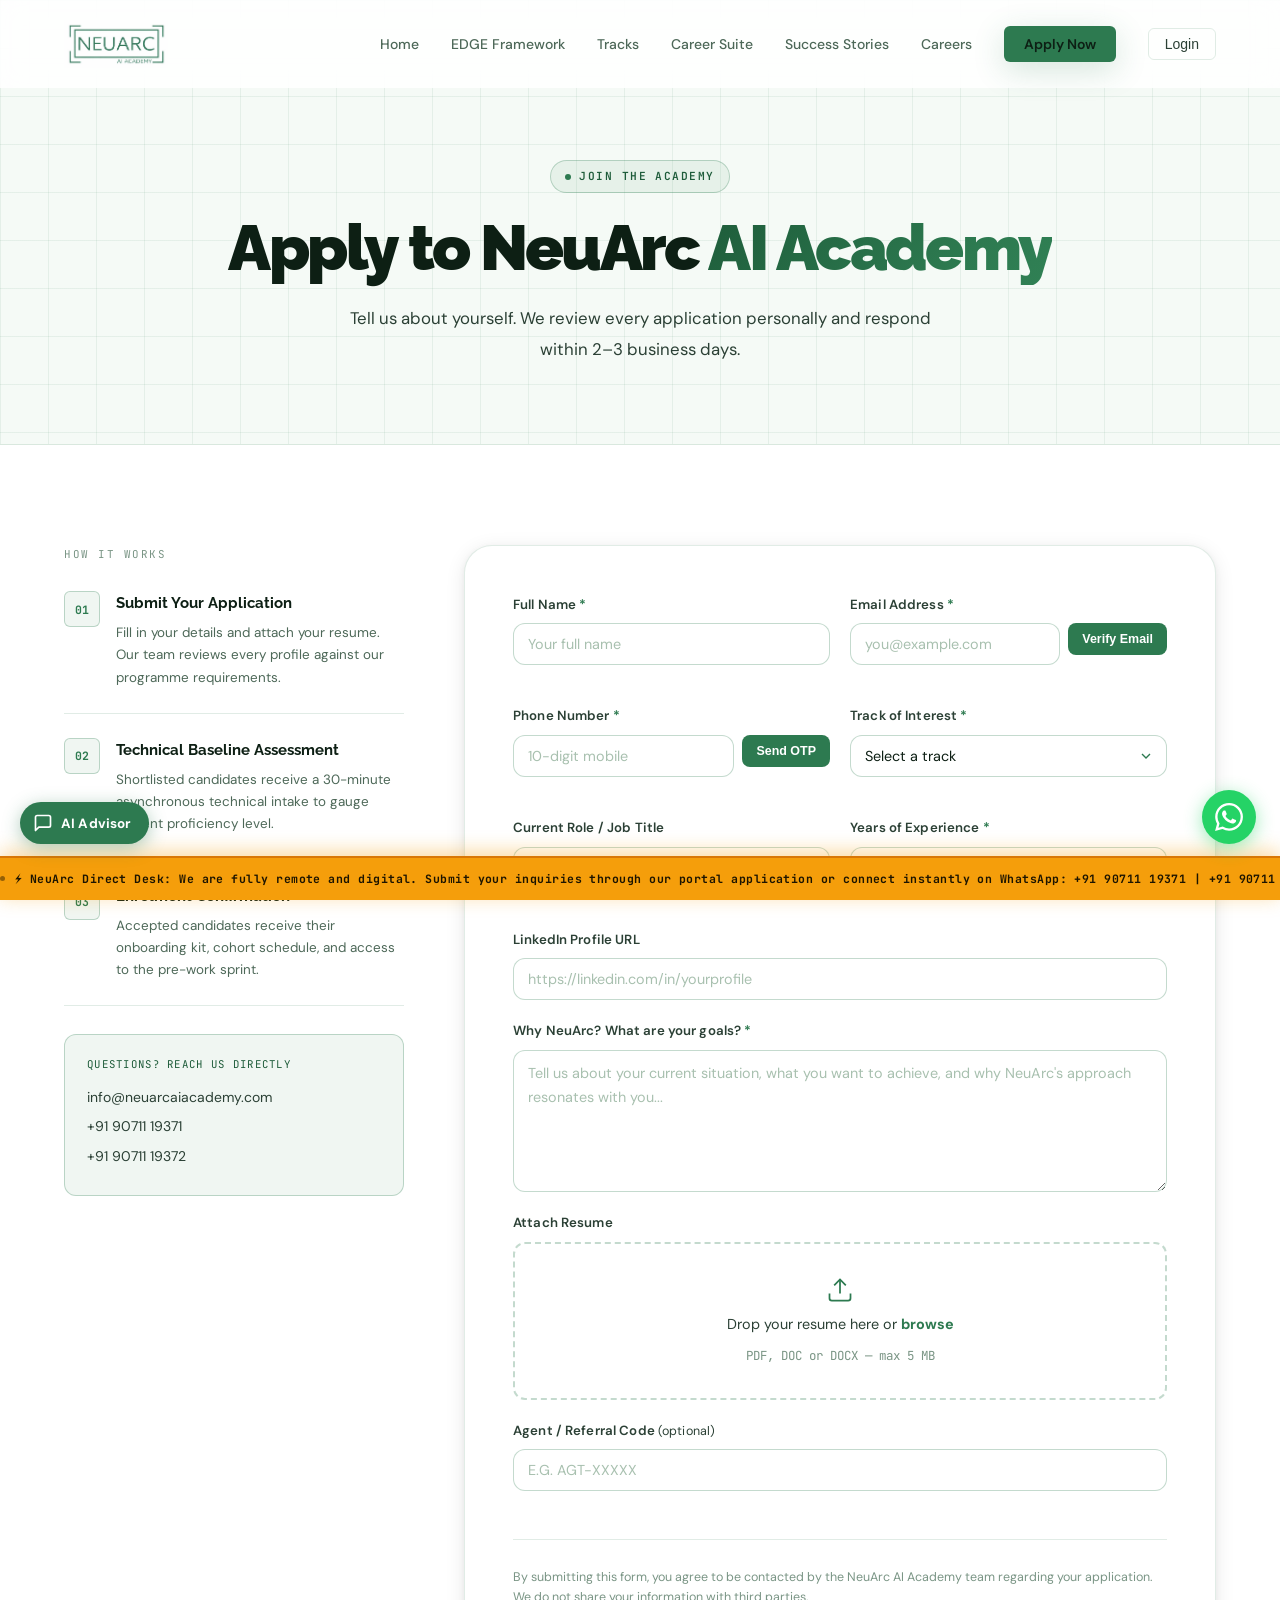
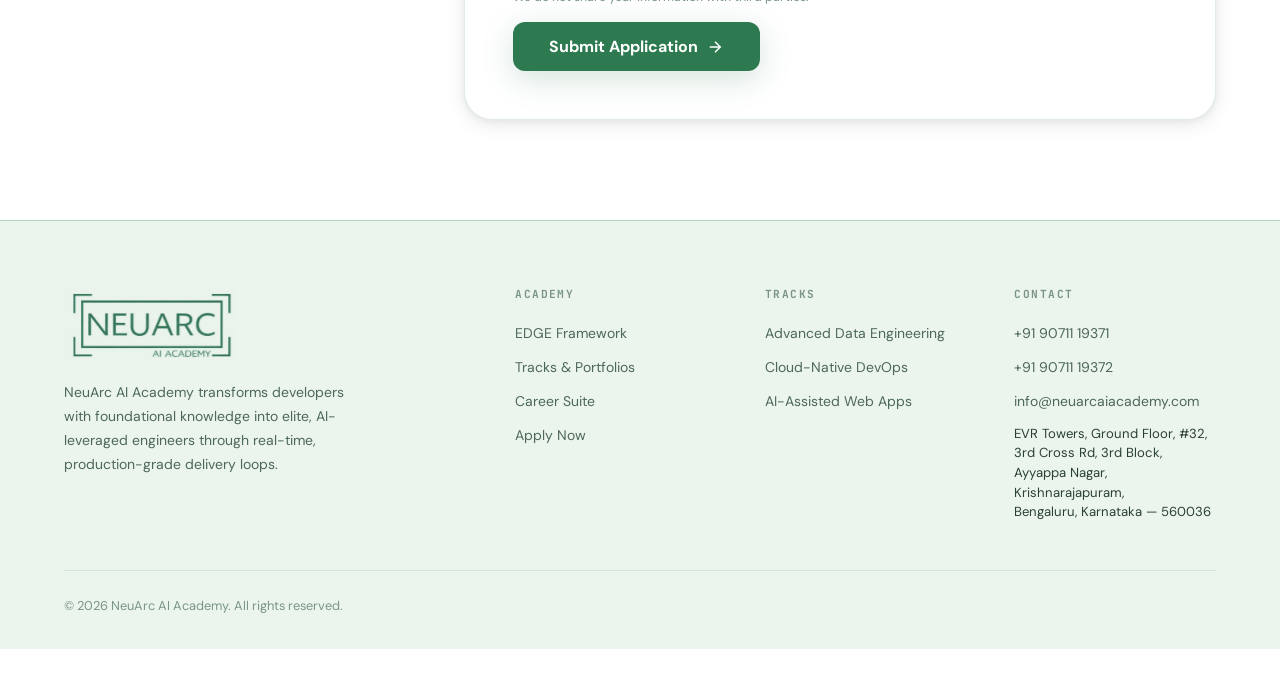
<file: apply.html>
﻿<!DOCTYPE html>
<html lang="en">
<head>
  <meta charset="UTF-8" />
  <meta name="viewport" content="width=device-width, initial-scale=1.0" />
  <meta name="description" content="Apply to NeuArc AI Academy — Submit your application and resume to join our elite engineering training programme." />
  <title>Apply Now — NeuArc AI Academy</title>
  <link rel="preconnect" href="https://fonts.googleapis.com" />
  <link rel="preconnect" href="https://fonts.gstatic.com" crossorigin />
  <link href="https://fonts.googleapis.com/css2?family=Raleway:wght@400;500;600;700;800;900&family=DM+Sans:opsz,wght@9..40,300;9..40,400;9..40,500;9..40,600;9..40,700&family=JetBrains+Mono:wght@400;500;600;700&display=swap" rel="stylesheet" />
  <link rel="stylesheet" href="css/style.css" />
</head>
<body>

<!-- ══ Navigation ══ -->
<nav id="navbar">
  <div class="nav-container">
    <a href="index.html" class="nav-logo">
      <img class="nav-logo-img" src="assets/neuarc-logo.png" alt="NeuArc AI Academy"
           onerror="this.style.display='none';this.nextElementSibling.style.display='flex'" />
      <span class="logo-css">NEUARC <span class="logo-css-sub">AI ACADEMY</span></span>
    </a>
    <button class="nav-toggle" id="navToggle" aria-label="Toggle menu">
      <span></span><span></span><span></span>
    </button>
    <ul class="nav-links" id="navLinks">
      <li><a href="index.html">Home</a></li>
      <li><a href="edge-framework.html">EDGE Framework</a></li>
      <li><a href="tracks.html">Tracks</a></li>
      <li><a href="career.html">Career Suite</a></li>
      <li><a href="success-stories.html">Success Stories</a></li>
      <li><a href="careers.html">Careers</a></li>
      <li><a href="apply.html" class="nav-cta">Apply Now</a></li>
      <li><button class="nav-login-btn" aria-label="Login to portal">Login</button></li>
    </ul>
  </div>
</nav>

<!-- ══ Page Header ══ -->
<div class="page-header">
  <div class="container">
    <div class="section-tag reveal">Join the Academy</div>
    <h1 class="reveal d1">Apply to NeuArc <span class="gradient-text">AI Academy</span></h1>
    <p class="reveal d2" style="max-width:600px;margin:0 auto;color:var(--text-2);font-size:1.05rem;">
      Tell us about yourself. We review every application personally and respond within 2–3 business days.
    </p>
  </div>
</div>

<!-- ══ Application Form ══ -->
<section class="section">
  <div class="container">
    <div class="apply-wrap reveal">

      <!-- Left: Process Steps -->
      <div class="apply-info">
        <p class="apply-info-heading">How it works</p>

        <div class="apply-info-block">
          <div class="apply-step-num">01</div>
          <div>
            <h4>Submit Your Application</h4>
            <p>Fill in your details and attach your resume. Our team reviews every profile against our programme requirements.</p>
          </div>
        </div>

        <div class="apply-info-block">
          <div class="apply-step-num">02</div>
          <div>
            <h4>Technical Baseline Assessment</h4>
            <p>Shortlisted candidates receive a 30-minute asynchronous technical intake to gauge current proficiency level.</p>
          </div>
        </div>

        <div class="apply-info-block">
          <div class="apply-step-num">03</div>
          <div>
            <h4>Enrolment Confirmation</h4>
            <p>Accepted candidates receive their onboarding kit, cohort schedule, and access to the pre-work sprint.</p>
          </div>
        </div>

        <div class="apply-contact-box">
          <p class="apply-contact-label">Questions? Reach us directly</p>
          <a href="mailto:info@neuarcaiacademy.com">info@neuarcaiacademy.com</a>
          <a href="tel:+919071119371">+91 90711 19371</a>
          <a href="tel:+919071119372">+91 90711 19372</a>
        </div>
      </div>

      <!-- Right: Form -->
      <div class="apply-form-wrap">
        <form class="apply-form" id="applyForm" novalidate>

          <!-- Row 1 -->
          <div class="form-row-2">
            <div class="form-group">
              <label for="fullName">Full Name <span class="req">*</span></label>
              <input type="text" id="fullName" placeholder="Your full name" />
            </div>
            <div class="form-group">
              <label for="email">Email Address <span class="req">*</span></label>
              <div style="display:flex;gap:8px;align-items:flex-start;flex-wrap:wrap">
                <input type="email" id="email" placeholder="you@example.com" style="flex:1;min-width:150px" />
                <button type="button" id="sendEmailOtpBtn" style="padding:9px 14px;background:var(--g);color:#fff;border:none;border-radius:8px;font-size:0.78rem;font-weight:700;cursor:pointer;white-space:nowrap;transition:background 0.2s">Verify Email</button>
              </div>
              <div id="emailOtpContainer" style="margin-top:8px;display:none"></div>
            </div>
          </div>

          <!-- Row 2 -->
          <div class="form-row-2">
            <div class="form-group">
              <label for="phone">Phone Number <span class="req">*</span></label>
              <div style="display:flex;gap:8px;align-items:flex-start;flex-wrap:wrap">
                <input type="tel" id="phone" placeholder="10-digit mobile" style="flex:1;min-width:150px" inputmode="numeric" maxlength="10" />
                <button type="button" id="sendOtpBtn" style="padding:9px 14px;background:var(--g);color:#fff;border:none;border-radius:8px;font-size:0.78rem;font-weight:700;cursor:pointer;white-space:nowrap;transition:background 0.2s">Send OTP</button>
              </div>
              <div id="otpContainer" style="margin-top:8px;display:none"></div>
            </div>
            <div class="form-group">
              <label for="track">Track of Interest <span class="req">*</span></label>
              <select id="track">
                <option value="" disabled selected>Select a track</option>
                <option value="Undecided — Need guidance">Undecided — Need guidance</option>
              </select>
            </div>
          </div>

          <!-- Row 3 -->
          <div class="form-row-2">
            <div class="form-group">
              <label for="role">Current Role / Job Title</label>
              <input type="text" id="role" placeholder="e.g. Backend Developer" />
            </div>
            <div class="form-group">
              <label for="experience">Years of Experience <span class="req">*</span></label>
              <select id="experience">
                <option value="" disabled selected>Select range</option>
                <option value="0–1 years (Fresher)">0–1 years (Fresher)</option>
                <option value="1–3 years">1–3 years</option>
                <option value="3–5 years">3–5 years</option>
                <option value="5+ years">5+ years</option>
              </select>
            </div>
          </div>

          <!-- LinkedIn -->
          <div class="form-group">
            <label for="linkedin">LinkedIn Profile URL</label>
            <input type="url" id="linkedin" placeholder="https://linkedin.com/in/yourprofile" />
          </div>

          <!-- Goals -->
          <div class="form-group">
            <label for="message">Why NeuArc? What are your goals? <span class="req">*</span></label>
            <textarea id="message" rows="5"
              placeholder="Tell us about your current situation, what you want to achieve, and why NeuArc's approach resonates with you..."></textarea>
          </div>

          <!-- Resume Upload -->
          <div class="form-group">
            <label>Attach Resume</label>
            <div class="file-drop" id="fileDrop">
              <input type="file" id="resume" accept=".pdf,.doc,.docx" />
              <div class="file-drop-ui" id="fileDropUI">
                <svg width="28" height="28" viewBox="0 0 24 24" fill="none" stroke="currentColor" stroke-width="1.5" style="color:var(--g)">
                  <path d="M21 15v4a2 2 0 01-2 2H5a2 2 0 01-2-2v-4"/>
                  <polyline points="17 8 12 3 7 8"/>
                  <line x1="12" y1="3" x2="12" y2="15"/>
                </svg>
                <span class="file-drop-label">Drop your resume here or <strong>browse</strong></span>
                <span class="file-drop-hint">PDF, DOC or DOCX &mdash; max 5 MB</span>
              </div>
              <div class="file-selected" id="fileSelected" style="display:none">
                <svg width="18" height="18" viewBox="0 0 24 24" fill="none" stroke="currentColor" stroke-width="2.5" style="color:var(--g);flex-shrink:0">
                  <polyline points="20 6 9 17 4 12"/>
                </svg>
                <span id="fileName">resume.pdf</span>
                <button type="button" class="file-clear" id="fileClear" title="Remove file">&#x2715;</button>
              </div>
            </div>
          </div>

          <!-- Agent Code -->
          <div class="form-group">
            <label for="agentCode">Agent / Referral Code <span style="font-size:0.78rem;color:var(--text-2);font-weight:400">(optional)</span></label>
            <input type="text" id="agentCode" placeholder="e.g. AGT-XXXXX" style="text-transform:uppercase" />
          </div>

          <!-- Error message -->
          <div id="formError" style="display:none;color:#f87171;font-size:0.82rem;margin-bottom:8px;padding:10px 14px;background:rgba(248,113,113,0.08);border:1px solid rgba(248,113,113,0.25);border-radius:8px"></div>

          <!-- Submit -->
          <div class="form-submit-row">
            <p class="form-note">By submitting this form, you agree to be contacted by the NeuArc AI Academy team regarding your application. We do not share your information with third parties.</p>
            <button type="submit" class="btn btn-primary btn-apply" id="submitBtn">
              Submit Application
              <svg width="18" height="18" viewBox="0 0 24 24" fill="none" stroke="currentColor" stroke-width="2">
                <line x1="5" y1="12" x2="19" y2="12"/>
                <polyline points="12 5 19 12 12 19"/>
              </svg>
            </button>
          </div>

        </form>
      </div>

    </div>
  </div>
</section>

<!-- ══ Footer ══ -->
<footer>
  <div class="container">
    <div class="footer-inner">
      <div class="footer-brand">
        <img src="assets/neuarc-logo.png" alt="NeuArc AI Academy"
             onerror="this.style.display='none'" />
        <p>NeuArc AI Academy transforms developers with foundational knowledge into elite, AI-leveraged engineers through real-time, production-grade delivery loops.</p>
      </div>
      <div class="footer-col">
        <h5>Academy</h5>
        <a href="edge-framework.html">EDGE Framework</a>
        <a href="tracks.html">Tracks &amp; Portfolios</a>
        <a href="career.html">Career Suite</a>
        <a href="apply.html">Apply Now</a>
      </div>
      <div class="footer-col">
        <h5>Tracks</h5>
        <a href="tracks.html">Advanced Data Engineering</a>
        <a href="tracks.html">Cloud-Native DevOps</a>
        <a href="tracks.html">AI-Assisted Web Apps</a>
      </div>
      <div class="footer-col">
        <h5>Contact</h5>
        <a href="tel:+919071119371">+91 90711 19371</a>
        <a href="tel:+919071119372">+91 90711 19372</a>
        <a href="mailto:info@neuarcaiacademy.com">info@neuarcaiacademy.com</a>
        <span style="font-size:0.82rem;line-height:1.5;color:var(--text-2);display:block;margin-top:8px;">EVR Towers, Ground Floor, #32, 3rd Cross Rd, 3rd Block,<br>Ayyappa Nagar, Krishnarajapuram,<br>Bengaluru, Karnataka — 560036</span>
      </div>
    </div>
    <div class="footer-bottom">
      <span>&copy; 2026 NeuArc AI Academy. All rights reserved.</span>
    </div>
  </div>
</footer>

<script src="js/main.js"></script>
<script src="js/cms-globals.js"></script>
<script src="js/otp-widget.js"></script>
<script src="js/login-popup.js"></script>
<script src="js/chatbot.js"></script>
<script src="js/whatsapp.js"></script>
<script>
  const API_BASE = 'https://admin.neuarcaiacademy.com';
  let phoneToken = null;
  let emailToken = null;

  /* ── Email OTP wiring ── */
  document.getElementById('sendEmailOtpBtn').addEventListener('click', function () {
    const email   = document.getElementById('email').value.trim();
    const name    = document.getElementById('fullName').value.trim();
    const errBox  = document.getElementById('formError');
    errBox.style.display = 'none';

    if (!/^[^\s@]+@[^\s@]+\.[^\s@]+$/.test(email)) {
      errBox.textContent   = 'Enter a valid email address first.';
      errBox.style.display = 'block';
      return;
    }

    const sendBtn = document.getElementById('sendEmailOtpBtn');
    sendBtn.disabled = true;
    sendBtn.textContent = 'Sending…';

    const container = document.getElementById('emailOtpContainer');
    container.style.display = 'block';

    NeuArcOTP.sendEmailOtp(email, 'apply', name, function (err) {
      sendBtn.disabled = false;
      sendBtn.textContent = 'Resend';
      if (err) {
        container.innerHTML = '<p style="color:#f87171;font-size:0.8rem;">' + err + '</p>';
        return;
      }
      NeuArcOTP.buildInlineEmailOTP(container, email, 'apply', name, function (token) {
        emailToken = token;
      });
    });
  });

  /* ── Phone OTP wiring ── */
  document.getElementById('sendOtpBtn').addEventListener('click', function () {
    const phone  = document.getElementById('phone').value.replace(/[^0-9]/g, '');
    const errBox = document.getElementById('formError');
    errBox.style.display = 'none';

    if (!/^\d{10}$/.test(phone)) {
      errBox.textContent   = 'Enter a valid 10-digit mobile number first.';
      errBox.style.display = 'block';
      return;
    }

    const sendBtn = document.getElementById('sendOtpBtn');
    sendBtn.disabled = true;
    sendBtn.textContent = 'Sending…';

    const container = document.getElementById('otpContainer');
    container.style.display = 'block';

    NeuArcOTP.sendOtp(phone, 'apply', function (err, masked) {
      sendBtn.disabled = false;
      sendBtn.textContent = 'Resend OTP';
      if (err) {
        container.innerHTML = '<p style="color:#f87171;font-size:0.8rem;">' + err + '</p>';
        return;
      }
      NeuArcOTP.buildInlineOTP(container, phone, 'apply', function (token) {
        phoneToken = token;
      });
    });
  });

  /* ── File drop widget ── */
  const fileInput    = document.getElementById('resume');
  const fileDropUI   = document.getElementById('fileDropUI');
  const fileSelected = document.getElementById('fileSelected');
  const fileNameEl   = document.getElementById('fileName');
  const fileClear    = document.getElementById('fileClear');
  const fileDrop     = document.getElementById('fileDrop');

  function showFile(name) {
    fileNameEl.textContent = name;
    fileDropUI.style.display  = 'none';
    fileSelected.style.display = 'flex';
  }

  fileInput.addEventListener('change', function () {
    if (this.files && this.files[0]) showFile(this.files[0].name);
  });
  fileClear.addEventListener('click', function () {
    fileInput.value = '';
    fileDropUI.style.display   = 'flex';
    fileSelected.style.display = 'none';
  });
  fileDrop.addEventListener('dragover', function (e) {
    e.preventDefault(); this.classList.add('drag-over');
  });
  fileDrop.addEventListener('dragleave', function () {
    this.classList.remove('drag-over');
  });
  fileDrop.addEventListener('drop', function (e) {
    e.preventDefault(); this.classList.remove('drag-over');
    const files = e.dataTransfer.files;
    if (files && files[0]) { fileInput.files = files; showFile(files[0].name); }
  });

  /* ── agentCode auto-uppercase ── */
  document.getElementById('agentCode').addEventListener('input', function () {
    const pos = this.selectionStart;
    this.value = this.value.toUpperCase();
    this.setSelectionRange(pos, pos);
  });

  /* ── Form submit ── */
  document.getElementById('applyForm').addEventListener('submit', async function (e) {
    e.preventDefault();

    const btn       = document.getElementById('submitBtn');
    const errBox    = document.getElementById('formError');
    errBox.style.display = 'none';

    const full_name  = document.getElementById('fullName').value.trim();
    const email      = document.getElementById('email').value.trim();
    const phone      = document.getElementById('phone').value.trim();
    const track      = document.getElementById('track').value;
    const role       = document.getElementById('role').value.trim();
    const experience = document.getElementById('experience').value;
    const linkedin   = document.getElementById('linkedin').value.trim();
    const message    = document.getElementById('message').value.trim();
    const agentCode  = document.getElementById('agentCode').value.trim();
    const resumeFile = fileInput.files && fileInput.files[0] ? fileInput.files[0].name : '';

    if (!full_name || !email || !phone || !track || !experience || !message) {
      errBox.textContent = 'Please fill all required fields.';
      errBox.style.display = 'block';
      return;
    }

    if (!emailToken) {
      errBox.textContent = 'Please verify your email address before submitting.';
      errBox.style.display = 'block';
      return;
    }

    if (!phoneToken) {
      errBox.textContent = 'Please verify your phone number with OTP before submitting.';
      errBox.style.display = 'block';
      return;
    }

    btn.disabled = true;
    btn.innerHTML = 'Submitting&hellip;';

    try {
      const payload = { full_name, email, phone, phone_token: phoneToken, email_token: emailToken, track, experience, message };
      if (role)       payload.role       = role;
      if (linkedin)   payload.linkedin   = linkedin;
      if (agentCode)  payload.agent_code = agentCode;
      if (resumeFile) payload.resume     = resumeFile;

      const res  = await fetch(API_BASE + '/api/public/apply', {
        method:  'POST',
        headers: { 'Content-Type': 'application/json' },
        body:    JSON.stringify(payload),
      });
      const data = await res.json();

      if (!res.ok) {
        errBox.textContent = data.error || 'Submission failed. Please try again.';
        errBox.style.display = 'block';
        btn.disabled = false;
        btn.innerHTML = 'Submit Application <svg width="18" height="18" viewBox="0 0 24 24" fill="none" stroke="currentColor" stroke-width="2"><line x1="5" y1="12" x2="19" y2="12"/><polyline points="12 5 19 12 12 19"/></svg>';
        return;
      }

      window.location.href = 'thankyou.html';
    } catch (err) {
      errBox.textContent = 'Network error. Please check your connection and try again.';
      errBox.style.display = 'block';
      btn.disabled = false;
      btn.innerHTML = 'Submit Application <svg width="18" height="18" viewBox="0 0 24 24" fill="none" stroke="currentColor" stroke-width="2"><line x1="5" y1="12" x2="19" y2="12"/><polyline points="12 5 19 12 12 19"/></svg>';
    }
  });
</script>


<!-- ══ Bottom Running Banner ══ -->
<div class="bottom-banner">
  <div class="bottom-banner-track">
    <span class="bottom-banner-item"><span class="bottom-banner-sep"></span>&#x26A1; NeuArc Direct Desk: We are fully remote and digital. Submit your inquiries through our portal application or connect instantly on WhatsApp: +91 90711 19371 | +91 90711 19372 | info@neuarcaiacademy.com.</span>
    <span class="bottom-banner-item"><span class="bottom-banner-sep"></span>&#x26A1; NeuArc Direct Desk: We are fully remote and digital. Submit your inquiries through our portal application or connect instantly on WhatsApp: +91 90711 19371 | +91 90711 19372 | info@neuarcaiacademy.com.</span>
    <span class="bottom-banner-item"><span class="bottom-banner-sep"></span>&#x26A1; NeuArc Direct Desk: We are fully remote and digital. Submit your inquiries through our portal application or connect instantly on WhatsApp: +91 90711 19371 | +91 90711 19372 | info@neuarcaiacademy.com.</span>
    <span class="bottom-banner-item"><span class="bottom-banner-sep"></span>&#x26A1; NeuArc Direct Desk: We are fully remote and digital. Submit your inquiries through our portal application or connect instantly on WhatsApp: +91 90711 19371 | +91 90711 19372 | info@neuarcaiacademy.com.</span>
  </div>
</div>
</body>
</html>
</file>
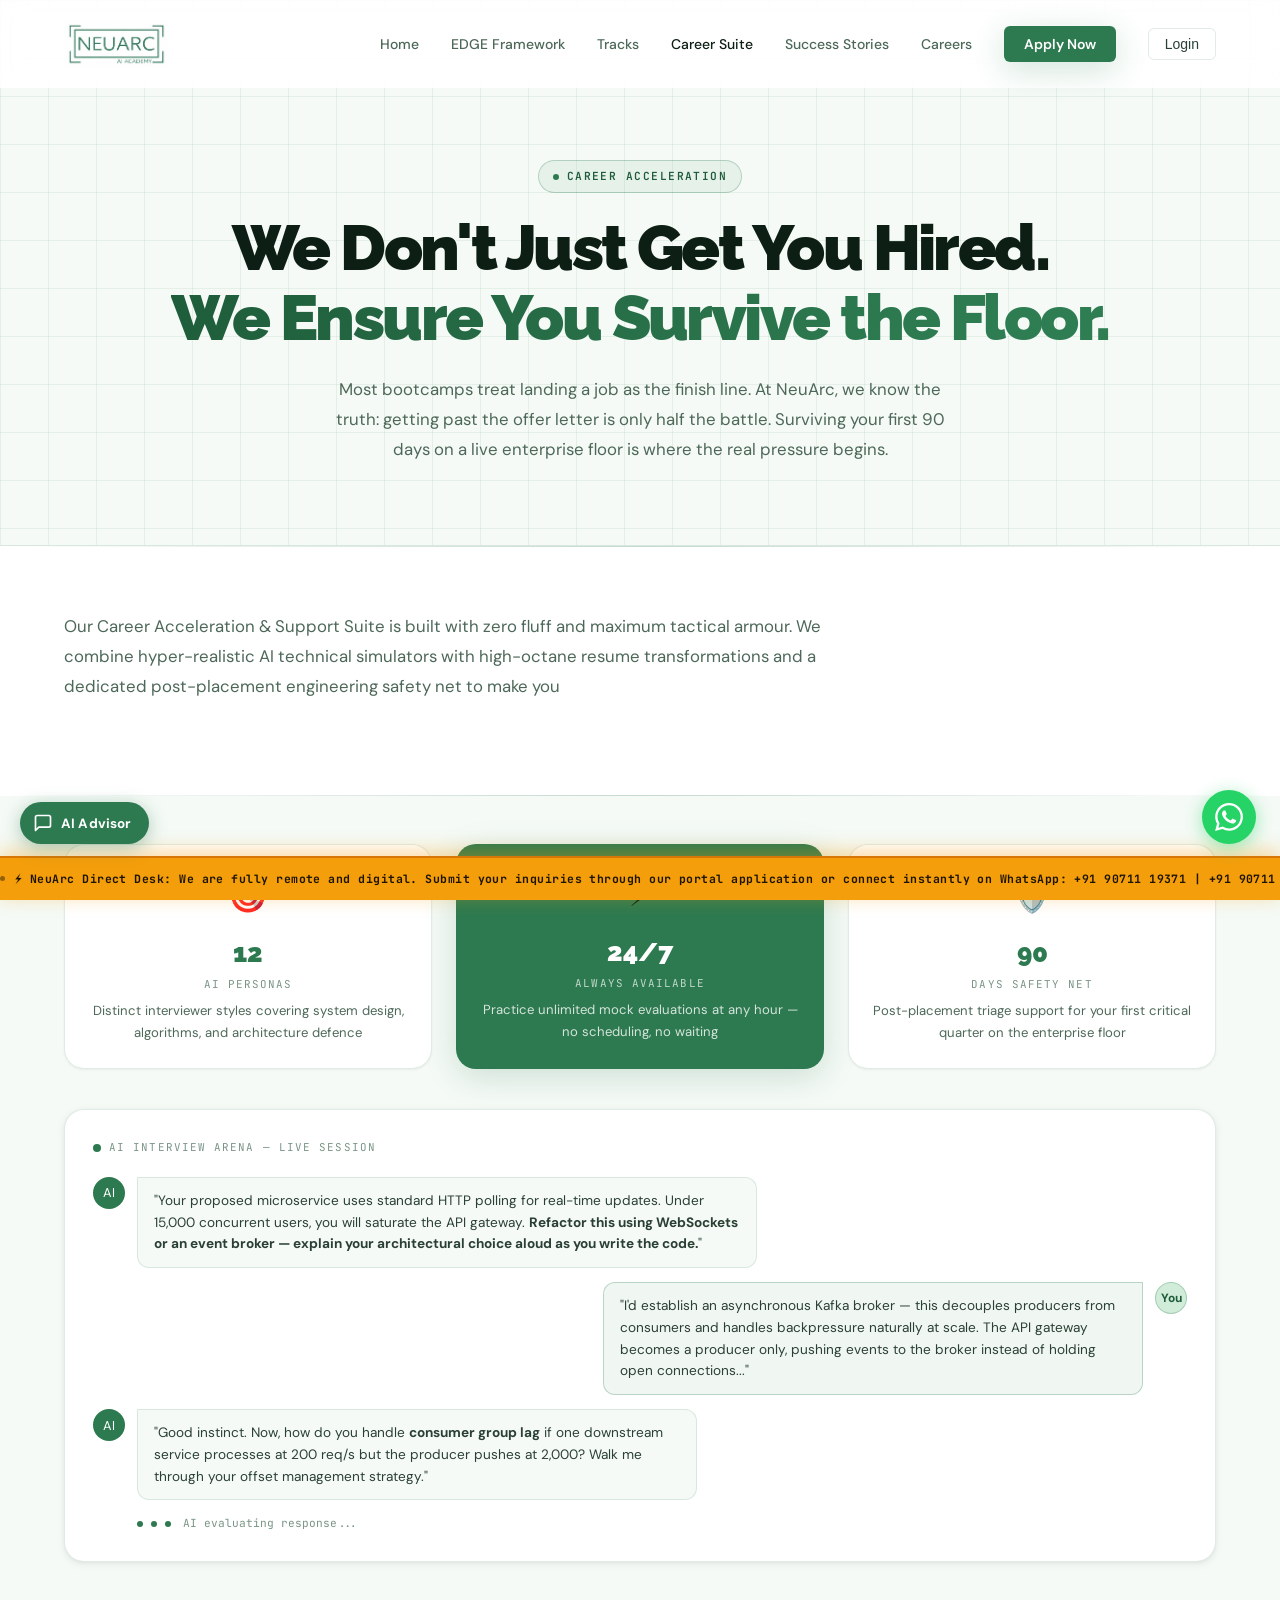
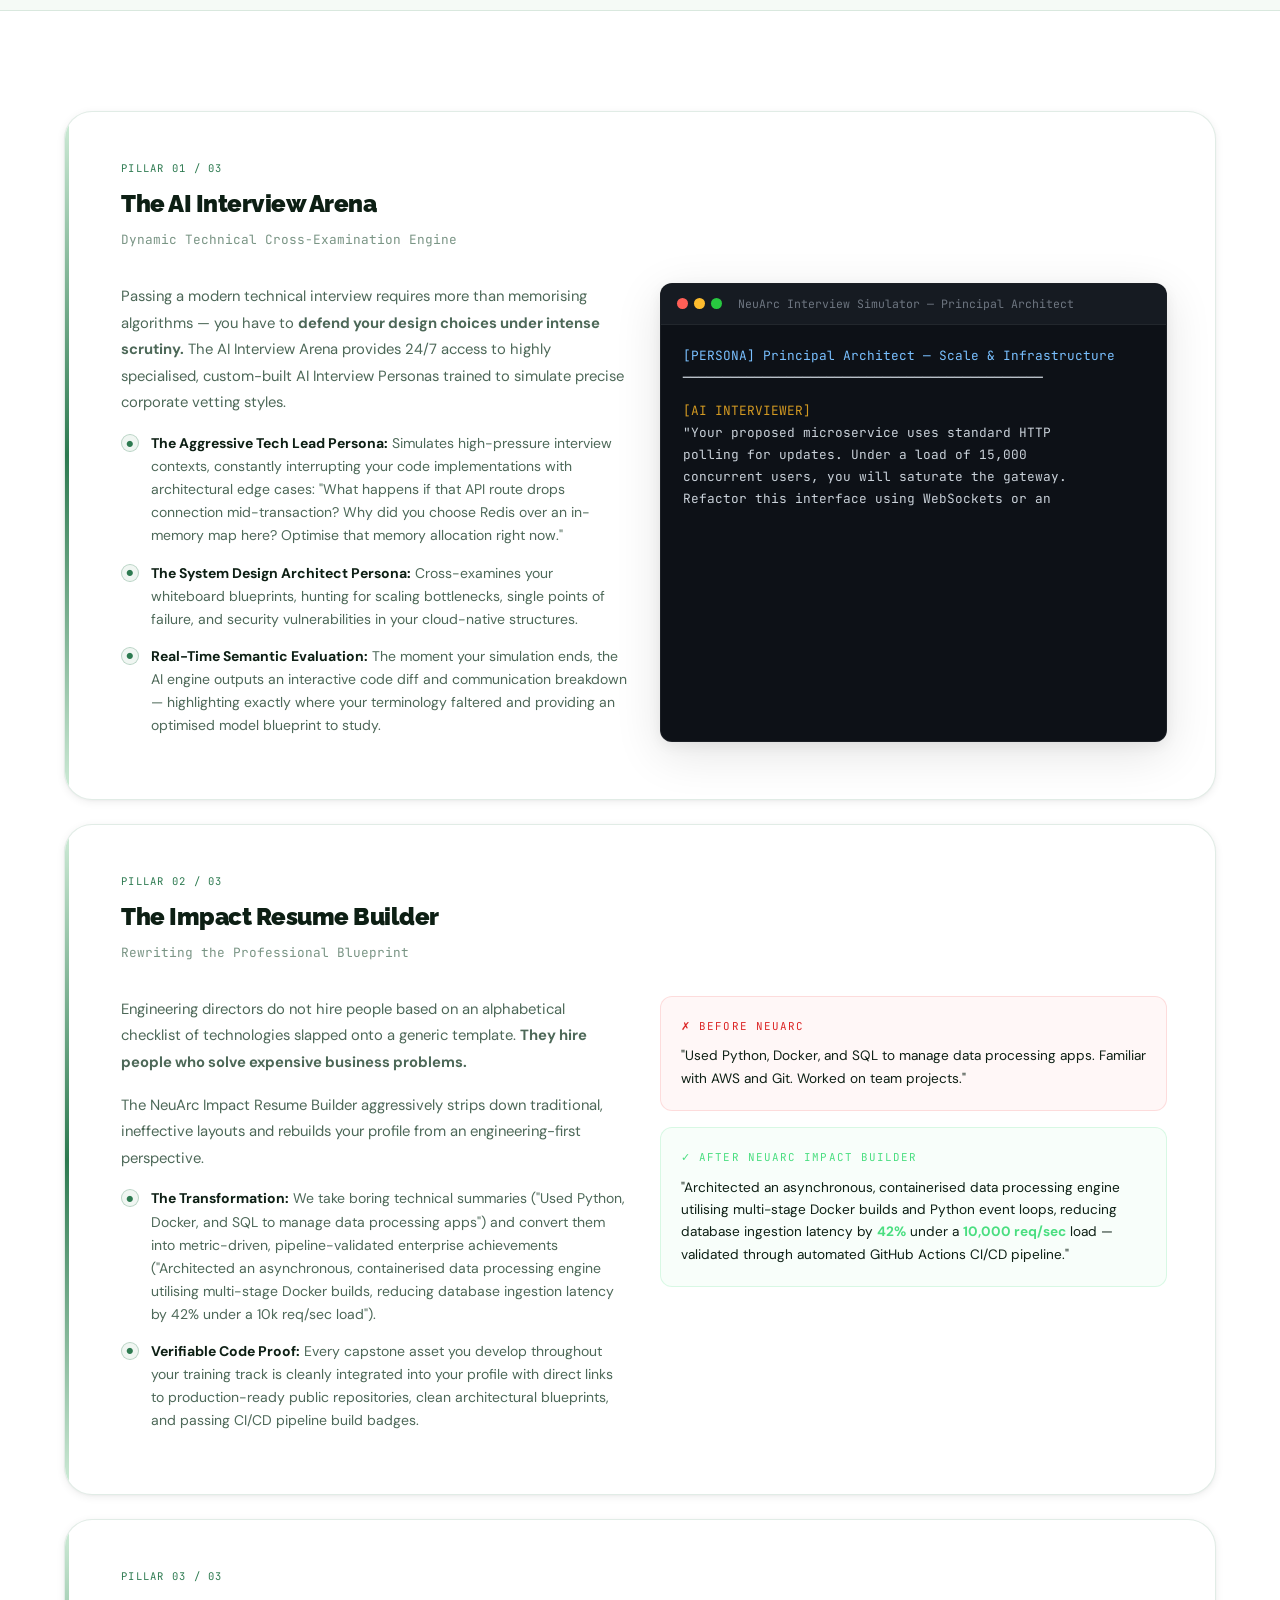
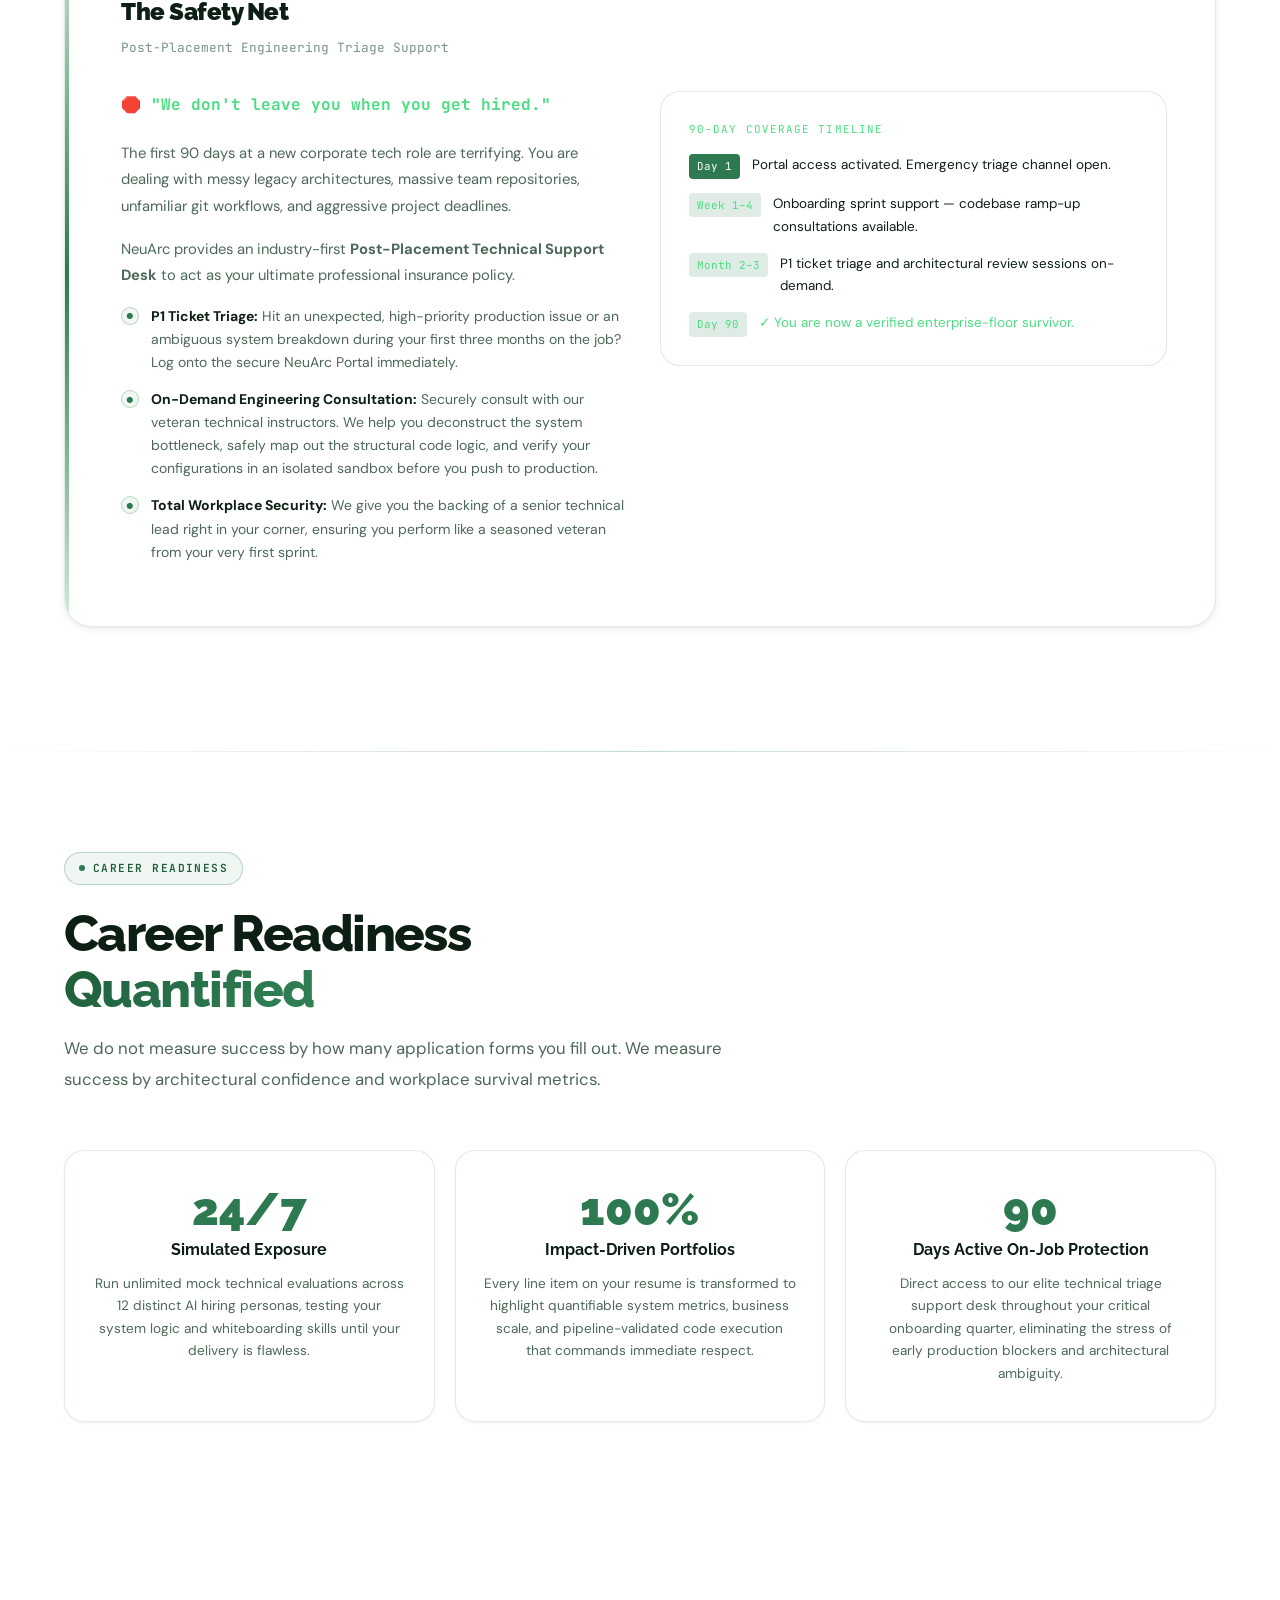
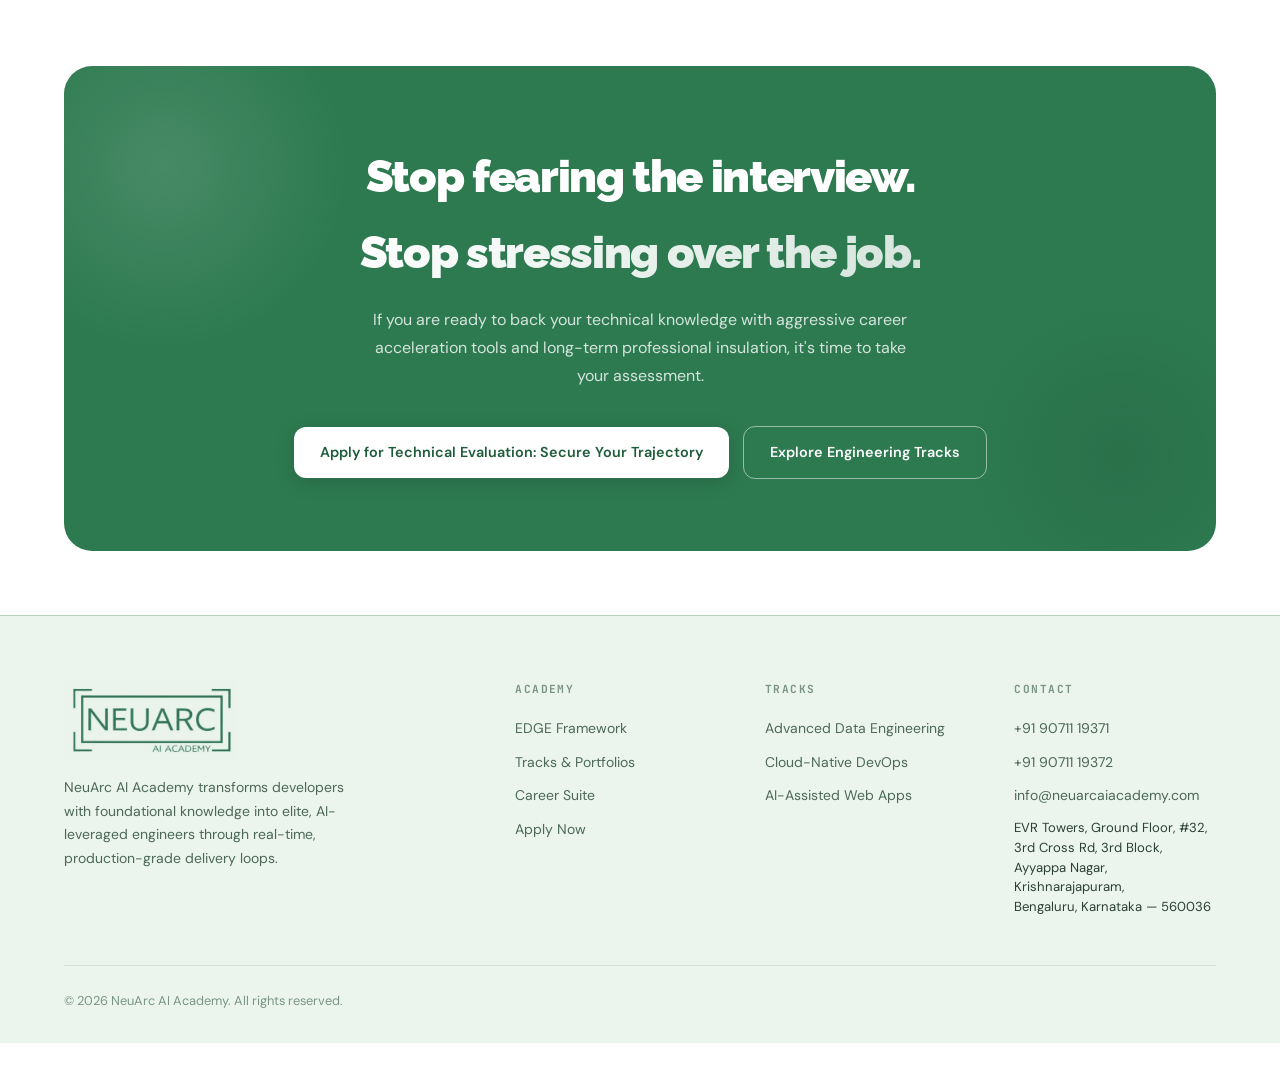
<file: career.html>
﻿<!DOCTYPE html>
<html lang="en">
<head>
  <meta charset="UTF-8" />
  <meta name="viewport" content="width=device-width, initial-scale=1.0" />
  <meta name="description" content="NeuArc AI Academy Career Acceleration Suite — AI Interview Arena, Impact Resume Builder, and 90-day post-placement technical support." />
  <title>Career Acceleration Suite — NeuArc AI Academy</title>
  <link rel="preconnect" href="https://fonts.googleapis.com" />
  <link rel="preconnect" href="https://fonts.gstatic.com" crossorigin />
  <link href="https://fonts.googleapis.com/css2?family=Raleway:wght@400;500;600;700;800;900&family=DM+Sans:opsz,wght@9..40,300;9..40,400;9..40,500;9..40,600;9..40,700&family=JetBrains+Mono:wght@400;500;600;700&display=swap" rel="stylesheet" />
  <link rel="stylesheet" href="css/style.css" />
</head>
<body>

<!-- ══ Navigation ══ -->
<nav id="navbar">
  <div class="nav-container">
    <a href="index.html" class="nav-logo">
      <img class="nav-logo-img" src="assets/neuarc-logo.png" alt="NeuArc AI Academy"
           onerror="this.style.display='none';this.nextElementSibling.style.display='flex'" />
      <span class="logo-css">NEUARC <span class="logo-css-sub">AI ACADEMY</span></span>
    </a>
    <button class="nav-toggle" id="navToggle" aria-label="Toggle menu">
      <span></span><span></span><span></span>
    </button>
    <ul class="nav-links" id="navLinks">
      <li><a href="index.html">Home</a></li>
      <li><a href="edge-framework.html">EDGE Framework</a></li>
      <li><a href="tracks.html">Tracks</a></li>
      <li><a href="career.html">Career Suite</a></li>
      <li><a href="success-stories.html">Success Stories</a></li>
      <li><a href="careers.html">Careers</a></li>
      <li><a href="apply.html" class="nav-cta">Apply Now</a></li>
      <li><button class="nav-login-btn" aria-label="Login to portal">Login</button></li>
    </ul>
  </div>
</nav>

<!-- ══ Page Header ══ -->
<div class="page-header">
  <div class="container">
    <div class="section-tag reveal">Career Acceleration</div>
    <h1 class="reveal d1">
      We Don't Just Get You Hired.<br />
      <span class="gradient-text">We Ensure You Survive the Floor.</span>
    </h1>
    <p class="reveal d2">
      Most bootcamps treat landing a job as the finish line. At NeuArc, we know the truth:
      getting past the offer letter is only half the battle. Surviving your first 90 days
      on a live enterprise floor is where the real pressure begins.
    </p>
  </div>
</div>
<div class="divider"></div>

<!-- ══ Suite Intro ══ -->
<section class="section-sm">
  <div class="container">
    <p class="section-sub reveal" style="max-width:820px">
      Our Career Acceleration &amp; Support Suite is built with zero fluff and maximum tactical
      armour. We combine hyper-realistic AI technical simulators with high-octane resume
      transformations and a dedicated post-placement engineering safety net to make you
      <strong style="color:var(--white)">unshakeable before, during, and after the hiring process.</strong>
    </p>
  </div>
</section>
<div class="divider"></div>

<!-- ══ Animated stats bar ══ -->
<section style="padding:48px 0;background:var(--bg-2);border-bottom:1px solid var(--border)">
  <div class="container">
    <div style="display:grid;grid-template-columns:repeat(3,1fr);gap:24px">
      <div style="text-align:center;padding:24px;background:var(--bg-card);border:1px solid var(--border);border-radius:var(--r-lg);box-shadow:var(--shadow-xs)">
        <div style="font-size:2rem;margin-bottom:8px">🎯</div>
        <div style="font-family:var(--font-head);font-size:1.6rem;font-weight:900;color:var(--g)">12</div>
        <div style="font-family:var(--font-mono);font-size:0.68rem;color:var(--text-4);text-transform:uppercase;letter-spacing:0.1em;margin-bottom:6px">AI Personas</div>
        <div style="font-size:0.82rem;color:var(--text-3)">Distinct interviewer styles covering system design, algorithms, and architecture defence</div>
      </div>
      <div style="text-align:center;padding:24px;background:var(--g);border-radius:var(--r-lg);box-shadow:var(--shadow-green)">
        <div style="font-size:2rem;margin-bottom:8px">⚡</div>
        <div style="font-family:var(--font-head);font-size:1.6rem;font-weight:900;color:#fff">24/7</div>
        <div style="font-family:var(--font-mono);font-size:0.68rem;color:rgba(255,255,255,0.7);text-transform:uppercase;letter-spacing:0.1em;margin-bottom:6px">Always Available</div>
        <div style="font-size:0.82rem;color:rgba(255,255,255,0.8)">Practice unlimited mock evaluations at any hour — no scheduling, no waiting</div>
      </div>
      <div style="text-align:center;padding:24px;background:var(--bg-card);border:1px solid var(--border);border-radius:var(--r-lg);box-shadow:var(--shadow-xs)">
        <div style="font-size:2rem;margin-bottom:8px">🛡️</div>
        <div style="font-family:var(--font-head);font-size:1.6rem;font-weight:900;color:var(--g)">90</div>
        <div style="font-family:var(--font-mono);font-size:0.68rem;color:var(--text-4);text-transform:uppercase;letter-spacing:0.1em;margin-bottom:6px">Days Safety Net</div>
        <div style="font-size:0.82rem;color:var(--text-3)">Post-placement triage support for your first critical quarter on the enterprise floor</div>
      </div>
    </div>

    <!-- Animated interview chat mockup (GIF-style) -->
    <div style="margin-top:40px;background:var(--bg-card);border:1px solid var(--border);border-radius:var(--r-lg);padding:28px;box-shadow:var(--shadow-sm)">
      <div style="font-family:var(--font-mono);font-size:0.68rem;color:var(--text-4);text-transform:uppercase;letter-spacing:0.1em;margin-bottom:20px;display:flex;align-items:center;gap:8px">
        <span style="width:8px;height:8px;border-radius:50%;background:var(--g);display:inline-block;animation:pulse 2s infinite"></span>
        AI Interview Arena — Live Session
      </div>
      <div style="display:flex;flex-direction:column;gap:14px">
        <div style="display:flex;gap:12px;align-items:flex-start;animation:slideRight 0.5s ease both">
          <div style="width:32px;height:32px;border-radius:50%;background:var(--g);display:flex;align-items:center;justify-content:center;font-size:0.8rem;color:white;flex-shrink:0">AI</div>
          <div style="background:var(--bg-2);border:1px solid var(--border);border-radius:0 var(--r) var(--r) var(--r);padding:12px 16px;font-size:0.85rem;color:var(--text-2);line-height:1.6;max-width:620px">
            "Your proposed microservice uses standard HTTP polling for real-time updates. Under 15,000 concurrent users, you will saturate the API gateway. <strong>Refactor this using WebSockets or an event broker — explain your architectural choice aloud as you write the code.</strong>"
          </div>
        </div>
        <div style="display:flex;gap:12px;align-items:flex-start;flex-direction:row-reverse;animation:slideRight 0.5s ease 0.4s both;opacity:0;animation-fill-mode:forwards">
          <div style="width:32px;height:32px;border-radius:50%;background:var(--g-pale);border:1.5px solid var(--border-2);display:flex;align-items:center;justify-content:center;font-size:0.75rem;color:var(--g-dark);flex-shrink:0;font-weight:700">You</div>
          <div style="background:var(--g-bg);border:1px solid var(--border-2);border-radius:var(--r) 0 var(--r) var(--r);padding:12px 16px;font-size:0.85rem;color:var(--text-2);line-height:1.6;max-width:540px">
            "I'd establish an asynchronous Kafka broker — this decouples producers from consumers and handles backpressure naturally at scale. The API gateway becomes a producer only, pushing events to the broker instead of holding open connections..."
          </div>
        </div>
        <div style="display:flex;gap:12px;align-items:flex-start;animation:slideRight 0.5s ease 0.9s both;opacity:0;animation-fill-mode:forwards">
          <div style="width:32px;height:32px;border-radius:50%;background:var(--g);display:flex;align-items:center;justify-content:center;font-size:0.8rem;color:white;flex-shrink:0">AI</div>
          <div style="background:var(--bg-2);border:1px solid var(--border);border-radius:0 var(--r) var(--r) var(--r);padding:12px 16px;font-size:0.85rem;color:var(--text-2);line-height:1.6;max-width:560px">
            "Good instinct. Now, how do you handle <strong>consumer group lag</strong> if one downstream service processes at 200 req/s but the producer pushes at 2,000? Walk me through your offset management strategy."
          </div>
        </div>
        <div style="display:flex;gap:8px;align-items:center;padding-left:44px;animation:fadeIn 0.5s ease 1.5s both;opacity:0;animation-fill-mode:forwards">
          <div style="width:6px;height:6px;border-radius:50%;background:var(--g);animation:pulse 1s infinite"></div>
          <div style="width:6px;height:6px;border-radius:50%;background:var(--g);animation:pulse 1s 0.2s infinite"></div>
          <div style="width:6px;height:6px;border-radius:50%;background:var(--g);animation:pulse 1s 0.4s infinite"></div>
          <span style="font-family:var(--font-mono);font-size:0.7rem;color:var(--text-4);margin-left:4px">AI evaluating response...</span>
        </div>
      </div>
    </div>
  </div>
</section>

<!-- ══ Core Pillars ══ -->
<section class="section">
  <div class="container">

    <!-- Pillar 1: AI Interview Arena -->
    <div class="pillar reveal">
      <div class="pillar-num">Pillar 01 / 03</div>
      <h3 class="pillar-title">The AI Interview Arena</h3>
      <div class="pillar-subtitle">Dynamic Technical Cross-Examination Engine</div>

      <div class="pillar-grid">
        <div class="pillar-content">
          <p>
            Passing a modern technical interview requires more than memorising algorithms — you have
            to <strong>defend your design choices under intense scrutiny.</strong> The AI Interview
            Arena provides 24/7 access to highly specialised, custom-built AI Interview Personas
            trained to simulate precise corporate vetting styles.
          </p>
          <div class="pillar-point">
            <div class="pillar-point-dot">●</div>
            <span><strong>The Aggressive Tech Lead Persona:</strong> Simulates high-pressure interview contexts, constantly interrupting your code implementations with architectural edge cases: "What happens if that API route drops connection mid-transaction? Why did you choose Redis over an in-memory map here? Optimise that memory allocation right now."</span>
          </div>
          <div class="pillar-point">
            <div class="pillar-point-dot">●</div>
            <span><strong>The System Design Architect Persona:</strong> Cross-examines your whiteboard blueprints, hunting for scaling bottlenecks, single points of failure, and security vulnerabilities in your cloud-native structures.</span>
          </div>
          <div class="pillar-point">
            <div class="pillar-point-dot">●</div>
            <span><strong>Real-Time Semantic Evaluation:</strong> The moment your simulation ends, the AI engine outputs an interactive code diff and communication breakdown — highlighting exactly where your terminology faltered and providing an optimised model blueprint to study.</span>
          </div>
        </div>

        <div>
          <div class="terminal">
            <div class="terminal-header">
              <div class="terminal-dots">
                <span class="terminal-dot dot-red"></span>
                <span class="terminal-dot dot-yellow"></span>
                <span class="terminal-dot dot-green"></span>
              </div>
              <span class="terminal-title">NeuArc Interview Simulator — Principal Architect</span>
            </div>
            <div class="terminal-body">
              <span class="t-line t-key">[PERSONA] Principal Architect — Scale &amp; Infrastructure</span>
              <span class="t-line t-output">─────────────────────────────────────────────</span>
              <span class="t-blank"></span>
              <span class="t-line t-alert">[AI INTERVIEWER]</span>
              <span class="t-line t-output">"Your proposed microservice uses standard HTTP</span>
              <span class="t-line t-output"> polling for updates. Under a load of 15,000</span>
              <span class="t-line t-output"> concurrent users, you will saturate the gateway.</span>
              <span class="t-line t-output"> Refactor this interface using WebSockets or an</span>
              <span class="t-line t-output"> Event Broker. Explain your architectural choice</span>
              <span class="t-line t-output"> aloud as you write the code."</span>
              <span class="t-blank"></span>
              <span class="t-line t-success">[CANDIDATE AUDIO INPUT TRANSCRIBING...]</span>
              <span class="t-line t-output">"I will establish an asynchronous Kafka broker..."</span>
              <span class="t-blank"></span>
              <span class="t-line t-key">[SYSTEM] Tracking semantic precision...</span>
              <span class="t-line t-key">[SYSTEM] Tracking speech latency...</span>
              <span class="t-line t-key">[SYSTEM] Tracking architectural accuracy...</span>
              <span class="t-blank"></span>
              <span class="t-line"><span class="t-prompt">$</span> <span class="cursor-blink"></span></span>
            </div>
          </div>
        </div>
      </div>
    </div>

    <!-- Pillar 2: Impact Resume Builder -->
    <div class="pillar reveal">
      <div class="pillar-num">Pillar 02 / 03</div>
      <h3 class="pillar-title">The Impact Resume Builder</h3>
      <div class="pillar-subtitle">Rewriting the Professional Blueprint</div>

      <div class="pillar-grid">
        <div class="pillar-content">
          <p>
            Engineering directors do not hire people based on an alphabetical checklist of
            technologies slapped onto a generic template. <strong>They hire people who solve
            expensive business problems.</strong>
          </p>
          <p>
            The NeuArc Impact Resume Builder aggressively strips down traditional, ineffective
            layouts and rebuilds your profile from an engineering-first perspective.
          </p>
          <div class="pillar-point">
            <div class="pillar-point-dot">●</div>
            <span><strong>The Transformation:</strong> We take boring technical summaries ("Used Python, Docker, and SQL to manage data processing apps") and convert them into metric-driven, pipeline-validated enterprise achievements ("Architected an asynchronous, containerised data processing engine utilising multi-stage Docker builds, reducing database ingestion latency by 42% under a 10k req/sec load").</span>
          </div>
          <div class="pillar-point">
            <div class="pillar-point-dot">●</div>
            <span><strong>Verifiable Code Proof:</strong> Every capstone asset you develop throughout your training track is cleanly integrated into your profile with direct links to production-ready public repositories, clean architectural blueprints, and passing CI/CD pipeline build badges.</span>
          </div>
        </div>

        <div style="display:flex;flex-direction:column;gap:16px">
          <!-- Before -->
          <div style="background:rgba(239,68,68,0.04);border:1px solid rgba(239,68,68,0.15);border-radius:var(--r);padding:20px">
            <div style="font-family:var(--font-mono);font-size:0.68rem;color:var(--red);text-transform:uppercase;letter-spacing:0.1em;margin-bottom:10px">✗ Before NeuArc</div>
            <div style="font-size:0.85rem;color:var(--gray-400);line-height:1.65">
              "Used Python, Docker, and SQL to manage data processing apps. Familiar with AWS and Git. Worked on team projects."
            </div>
          </div>
          <!-- After -->
          <div style="background:rgba(74,222,128,0.04);border:1px solid rgba(74,222,128,0.18);border-radius:var(--r);padding:20px">
            <div style="font-family:var(--font-mono);font-size:0.68rem;color:var(--g-bright);text-transform:uppercase;letter-spacing:0.1em;margin-bottom:10px">✓ After NeuArc Impact Builder</div>
            <div style="font-size:0.85rem;color:var(--gray-300);line-height:1.65">
              "Architected an asynchronous, containerised data processing engine utilising multi-stage Docker builds and Python event loops, reducing database ingestion latency by <strong style='color:var(--g-bright)'>42%</strong> under a <strong style='color:var(--g-bright)'>10,000 req/sec</strong> load — validated through automated GitHub Actions CI/CD pipeline."
            </div>
          </div>
        </div>
      </div>
    </div>

    <!-- Pillar 3: Safety Net -->
    <div class="pillar reveal">
      <div class="pillar-num">Pillar 03 / 03</div>
      <h3 class="pillar-title">The Safety Net</h3>
      <div class="pillar-subtitle">Post-Placement Engineering Triage Support</div>

      <div class="pillar-grid">
        <div class="pillar-content">
          <p style="font-size:1rem;font-weight:700;color:var(--g-bright);font-family:var(--font-mono);margin-bottom:20px">
            🛑 "We don't leave you when you get hired."
          </p>
          <p>
            The first 90 days at a new corporate tech role are terrifying. You are dealing with
            messy legacy architectures, massive team repositories, unfamiliar git workflows, and
            aggressive project deadlines.
          </p>
          <p>
            NeuArc provides an industry-first <strong>Post-Placement Technical Support Desk</strong>
            to act as your ultimate professional insurance policy.
          </p>
          <div class="pillar-point">
            <div class="pillar-point-dot">●</div>
            <span><strong>P1 Ticket Triage:</strong> Hit an unexpected, high-priority production issue or an ambiguous system breakdown during your first three months on the job? Log onto the secure NeuArc Portal immediately.</span>
          </div>
          <div class="pillar-point">
            <div class="pillar-point-dot">●</div>
            <span><strong>On-Demand Engineering Consultation:</strong> Securely consult with our veteran technical instructors. We help you deconstruct the system bottleneck, safely map out the structural code logic, and verify your configurations in an isolated sandbox before you push to production.</span>
          </div>
          <div class="pillar-point">
            <div class="pillar-point-dot">●</div>
            <span><strong>Total Workplace Security:</strong> We give you the backing of a senior technical lead right in your corner, ensuring you perform like a seasoned veteran from your very first sprint.</span>
          </div>
        </div>

        <div style="display:flex;flex-direction:column;gap:16px">
          <div style="background:var(--bg-card);border:1px solid rgba(45,122,80,0.15);border-radius:var(--r-lg);padding:28px">
            <div style="font-family:var(--font-mono);font-size:0.68rem;color:var(--g-bright);text-transform:uppercase;letter-spacing:0.1em;margin-bottom:16px">90-Day Coverage Timeline</div>
            <div style="display:flex;flex-direction:column;gap:14px">
              <div style="display:flex;align-items:flex-start;gap:12px">
                <div style="background:var(--g);color:#fff;border-radius:4px;padding:3px 8px;font-family:var(--font-mono);font-size:0.68rem;flex-shrink:0;white-space:nowrap">Day 1</div>
                <span style="font-size:0.84rem;color:var(--gray-400)">Portal access activated. Emergency triage channel open.</span>
              </div>
              <div style="display:flex;align-items:flex-start;gap:12px">
                <div style="background:rgba(45,122,80,0.15);color:var(--g-bright);border-radius:4px;padding:3px 8px;font-family:var(--font-mono);font-size:0.68rem;flex-shrink:0;white-space:nowrap">Week 1–4</div>
                <span style="font-size:0.84rem;color:var(--gray-400)">Onboarding sprint support — codebase ramp-up consultations available.</span>
              </div>
              <div style="display:flex;align-items:flex-start;gap:12px">
                <div style="background:rgba(45,122,80,0.15);color:var(--g-bright);border-radius:4px;padding:3px 8px;font-family:var(--font-mono);font-size:0.68rem;flex-shrink:0;white-space:nowrap">Month 2–3</div>
                <span style="font-size:0.84rem;color:var(--gray-400)">P1 ticket triage and architectural review sessions on-demand.</span>
              </div>
              <div style="display:flex;align-items:flex-start;gap:12px">
                <div style="background:rgba(45,122,80,0.15);color:var(--g-bright);border-radius:4px;padding:3px 8px;font-family:var(--font-mono);font-size:0.68rem;flex-shrink:0;white-space:nowrap">Day 90</div>
                <span style="font-size:0.84rem;color:var(--g-bright)">✓ You are now a verified enterprise-floor survivor.</span>
              </div>
            </div>
          </div>
        </div>
      </div>
    </div>

  </div>
</section>

<div class="divider"></div>

<!-- ══ Acceleration Metrics ══ -->
<section class="section">
  <div class="container">
    <div class="section-tag reveal">Career Readiness</div>
    <h2 class="section-title reveal d1">
      Career Readiness<br />
      <span class="gradient-text">Quantified</span>
    </h2>
    <p class="section-sub reveal d2">
      We do not measure success by how many application forms you fill out. We measure success
      by architectural confidence and workplace survival metrics.
    </p>

    <div class="career-metrics-grid">
      <div class="career-metric-card reveal d1">
        <div class="career-metric-val">24/7</div>
        <div class="career-metric-label">Simulated Exposure</div>
        <div class="career-metric-body">Run unlimited mock technical evaluations across 12 distinct AI hiring personas, testing your system logic and whiteboarding skills until your delivery is flawless.</div>
      </div>
      <div class="career-metric-card reveal d2">
        <div class="career-metric-val">100%</div>
        <div class="career-metric-label">Impact-Driven Portfolios</div>
        <div class="career-metric-body">Every line item on your resume is transformed to highlight quantifiable system metrics, business scale, and pipeline-validated code execution that commands immediate respect.</div>
      </div>
      <div class="career-metric-card reveal d3">
        <div class="career-metric-val">90</div>
        <div class="career-metric-label">Days Active On-Job Protection</div>
        <div class="career-metric-body">Direct access to our elite technical triage support desk throughout your critical onboarding quarter, eliminating the stress of early production blockers and architectural ambiguity.</div>
      </div>
    </div>
  </div>
</section>

<!-- ══ CTA ══ -->
<section class="section-sm">
  <div class="container">
    <div class="cta-banner reveal">
      <h2>Stop fearing the interview.<br /><span class="gradient-text">Stop stressing over the job.</span></h2>
      <p>If you are ready to back your technical knowledge with aggressive career acceleration tools and long-term professional insulation, it's time to take your assessment.</p>
      <div class="cta-btns">
        <a href="apply.html" class="btn btn-primary">Apply for Technical Evaluation: Secure Your Trajectory</a>
        <a href="tracks.html" class="btn btn-outline">Explore Engineering Tracks</a>
      </div>
    </div>
  </div>
</section>

<!-- ══ Footer ══ -->
<footer>
  <div class="container">
    <div class="footer-inner">
      <div class="footer-brand">
        <img src="assets/neuarc-logo.png" alt="NeuArc AI Academy" onerror="this.style.display='none'" />
        <p>NeuArc AI Academy transforms developers with foundational knowledge into elite, AI-leveraged engineers through real-time, production-grade delivery loops.</p>
      </div>
      <div class="footer-col">
        <h5>Academy</h5>
        <a href="edge-framework.html">EDGE Framework</a>
        <a href="tracks.html">Tracks &amp; Portfolios</a>
        <a href="career.html">Career Suite</a>
        <a href="apply.html">Apply Now</a>
      </div>
      <div class="footer-col">
        <h5>Tracks</h5>
        <a href="tracks.html">Advanced Data Engineering</a>
        <a href="tracks.html">Cloud-Native DevOps</a>
        <a href="tracks.html">AI-Assisted Web Apps</a>
      </div>
      <div class="footer-col">
        <h5>Contact</h5>
        <a href="tel:+919071119371">+91 90711 19371</a>
        <a href="tel:+919071119372">+91 90711 19372</a>
        <a href="mailto:info@neuarcaiacademy.com">info@neuarcaiacademy.com</a>
        <span style="font-size:0.82rem;line-height:1.5;color:var(--text-2);display:block;margin-top:8px;">EVR Towers, Ground Floor, #32, 3rd Cross Rd, 3rd Block,<br>Ayyappa Nagar, Krishnarajapuram,<br>Bengaluru, Karnataka — 560036</span>
      </div>
    </div>
    <div class="footer-bottom">
      <span>&copy; 2026 NeuArc AI Academy. All rights reserved.</span>
    </div>
  </div>
</footer>

<script src="js/main.js"></script>
<script src="js/cms-globals.js"></script>
<script src="js/otp-widget.js"></script>
<script src="js/login-popup.js"></script>
<script src="js/chatbot.js"></script>
<script src="js/whatsapp.js"></script>


<!-- ══ Bottom Running Banner ══ -->
<div class="bottom-banner">
  <div class="bottom-banner-track">
    <span class="bottom-banner-item"><span class="bottom-banner-sep"></span>&#x26A1; NeuArc Direct Desk: We are fully remote and digital. Submit your inquiries through our portal application or connect instantly on WhatsApp: +91 90711 19371 | +91 90711 19372 | info@neuarcaiacademy.com.</span>
    <span class="bottom-banner-item"><span class="bottom-banner-sep"></span>&#x26A1; NeuArc Direct Desk: We are fully remote and digital. Submit your inquiries through our portal application or connect instantly on WhatsApp: +91 90711 19371 | +91 90711 19372 | info@neuarcaiacademy.com.</span>
    <span class="bottom-banner-item"><span class="bottom-banner-sep"></span>&#x26A1; NeuArc Direct Desk: We are fully remote and digital. Submit your inquiries through our portal application or connect instantly on WhatsApp: +91 90711 19371 | +91 90711 19372 | info@neuarcaiacademy.com.</span>
    <span class="bottom-banner-item"><span class="bottom-banner-sep"></span>&#x26A1; NeuArc Direct Desk: We are fully remote and digital. Submit your inquiries through our portal application or connect instantly on WhatsApp: +91 90711 19371 | +91 90711 19372 | info@neuarcaiacademy.com.</span>
  </div>
</div>
</body>
</html>
</file>
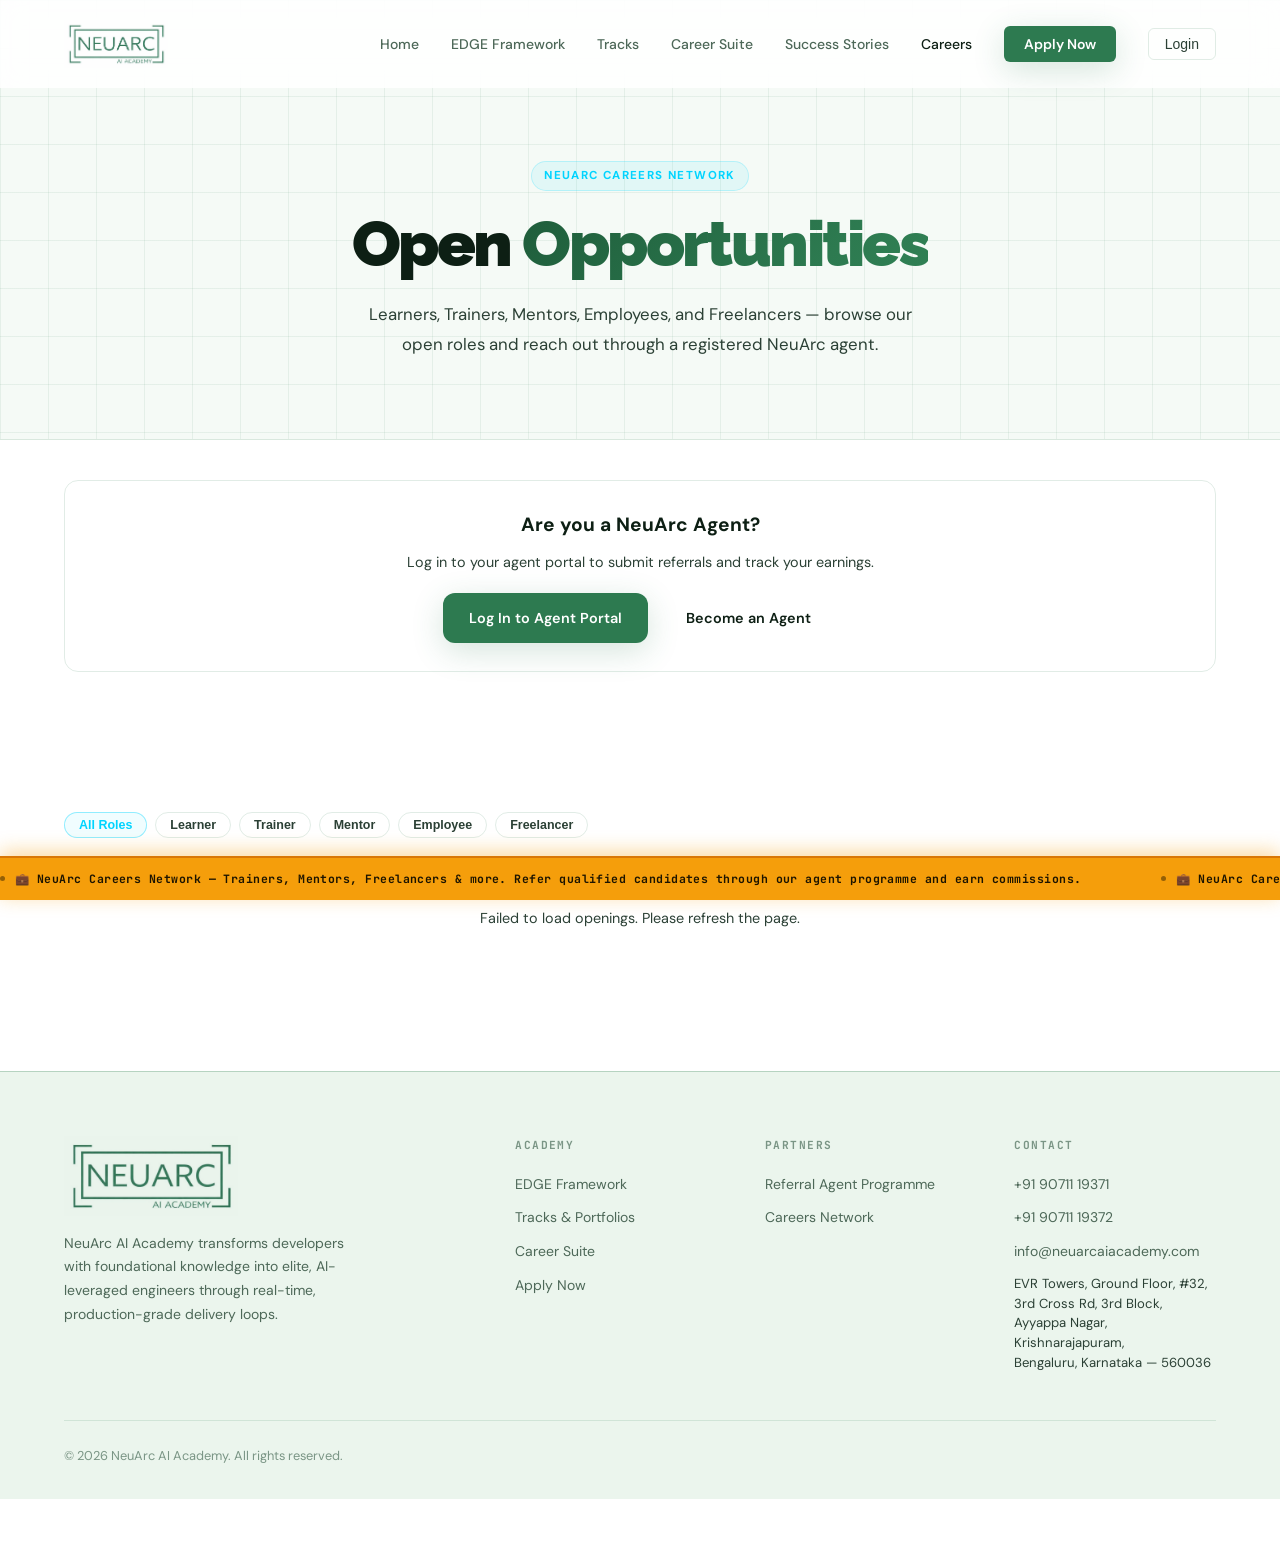
<file: careers.html>
<!DOCTYPE html>
<html lang="en">
<head>
  <meta charset="UTF-8" />
  <meta name="viewport" content="width=device-width, initial-scale=1.0" />
  <meta name="description" content="NeuArc Careers Network — Browse open roles and refer qualified candidates as a registered agent." />
  <title>Careers Network — NeuArc AI Academy</title>
  <link rel="preconnect" href="https://fonts.googleapis.com" />
  <link rel="preconnect" href="https://fonts.gstatic.com" crossorigin />
  <link href="https://fonts.googleapis.com/css2?family=Raleway:wght@400;500;600;700;800;900&family=DM+Sans:opsz,wght@9..40,300;9..40,400;9..40,500;9..40,600;9..40,700&family=JetBrains+Mono:wght@400;500;600;700&display=swap" rel="stylesheet" />
  <link rel="stylesheet" href="css/style.css" />
  <style>
    .careers-tag {
      display: inline-block;
      background: rgba(0,212,255,0.08);
      color: #00D4FF;
      border: 1px solid rgba(0,212,255,0.2);
      font-size: 0.72rem;
      font-weight: 700;
      letter-spacing: 0.12em;
      text-transform: uppercase;
      padding: 4px 12px;
      border-radius: 20px;
      margin-bottom: 18px;
    }
    .careers-filters {
      display: flex;
      gap: 8px;
      flex-wrap: wrap;
      margin-bottom: 28px;
    }
    .filter-btn {
      padding: 5px 14px;
      border-radius: 20px;
      border: 1px solid var(--border);
      background: var(--surface);
      color: var(--text-2);
      font-size: 0.78rem;
      font-weight: 600;
      cursor: pointer;
      transition: all 0.15s;
    }
    .filter-btn.active, .filter-btn:hover {
      border-color: rgba(0,212,255,0.4);
      color: #00D4FF;
      background: rgba(0,212,255,0.06);
    }
    .careers-grid {
      display: grid;
      grid-template-columns: repeat(auto-fill, minmax(320px, 1fr));
      gap: 18px;
    }
    .career-card {
      background: var(--surface);
      border: 1px solid var(--border);
      border-radius: 14px;
      padding: 24px 22px;
      transition: border-color 0.15s;
    }
    .career-card:hover { border-color: rgba(0,212,255,0.3); }
    .career-card-head {
      display: flex;
      align-items: flex-start;
      justify-content: space-between;
      gap: 12px;
      margin-bottom: 10px;
    }
    .career-card h3 { margin: 0; font-size: 1rem; line-height: 1.3; }
    .career-cat-badge {
      font-size: 0.7rem;
      font-weight: 700;
      padding: 3px 10px;
      border-radius: 20px;
      white-space: nowrap;
      flex-shrink: 0;
    }
    .cat-Learner    { background: rgba(96,165,250,0.12); color: #60A5FA; }
    .cat-Trainer    { background: rgba(74,222,128,0.12); color: #4ADE80; }
    .cat-Mentor     { background: rgba(167,139,250,0.12); color: #A78BFA; }
    .cat-Employee   { background: rgba(251,146,60,0.12);  color: #FB923C; }
    .cat-Freelancer { background: rgba(0,212,255,0.1);    color: #00D4FF; }
    .career-meta {
      display: flex;
      gap: 12px;
      font-size: 0.78rem;
      color: var(--text-2);
      margin-bottom: 12px;
      flex-wrap: wrap;
    }
    .career-desc {
      font-size: 0.84rem;
      color: var(--text-2);
      line-height: 1.6;
      margin-bottom: 14px;
      display: -webkit-box;
      -webkit-line-clamp: 3;
      -webkit-box-orient: vertical;
      overflow: hidden;
    }
    .career-card details summary {
      font-size: 0.78rem;
      color: #00D4FF;
      cursor: pointer;
      margin-bottom: 8px;
    }
    .career-card details p {
      font-size: 0.82rem;
      color: var(--text-2);
      white-space: pre-line;
      line-height: 1.6;
    }
    .career-card-footer {
      margin-top: 16px;
      padding-top: 14px;
      border-top: 1px solid var(--border);
      display: flex;
      align-items: center;
      justify-content: space-between;
      gap: 8px;
    }
    .payout-chip {
      display: inline-flex;
      align-items: center;
      gap: 5px;
      font-size: 0.78rem;
      color: #4ADE80;
      background: rgba(74,222,128,0.08);
      border: 1px solid rgba(74,222,128,0.2);
      border-radius: 8px;
      padding: 4px 10px;
    }
    .refer-link {
      font-size: 0.78rem;
      font-weight: 600;
      color: #00D4FF;
      text-decoration: none;
      transition: opacity 0.15s;
    }
    .refer-link:hover { opacity: 0.75; }
    .empty-state {
      text-align: center;
      padding: 60px 20px;
      color: var(--text-2);
    }
    .empty-state p { font-size: 0.95rem; }
    .careers-cta-bar {
      background: var(--surface);
      border: 1px solid var(--border);
      border-radius: 14px;
      padding: 28px 24px;
      text-align: center;
      margin-bottom: 40px;
    }
    .careers-cta-bar h2 { margin: 0 0 8px; font-size: 1.2rem; }
    .careers-cta-bar p  { margin: 0 0 18px; font-size: 0.9rem; color: var(--text-2); }
    .careers-cta-bar .btn-row { display: flex; gap: 12px; justify-content: center; flex-wrap: wrap; }
    #loadingMsg { text-align: center; padding: 40px; color: var(--text-2); font-size: 0.9rem; }
  </style>
</head>
<body>

<!-- ══ Navigation ══ -->
<nav id="navbar">
  <div class="nav-container">
    <a href="index.html" class="nav-logo">
      <img class="nav-logo-img" src="assets/neuarc-logo.png" alt="NeuArc AI Academy"
           onerror="this.style.display='none';this.nextElementSibling.style.display='flex'" />
      <span class="logo-css">NEUARC <span class="logo-css-sub">AI ACADEMY</span></span>
    </a>
    <button class="nav-toggle" id="navToggle" aria-label="Toggle menu">
      <span></span><span></span><span></span>
    </button>
    <ul class="nav-links" id="navLinks">
      <li><a href="index.html">Home</a></li>
      <li><a href="edge-framework.html">EDGE Framework</a></li>
      <li><a href="tracks.html">Tracks</a></li>
      <li><a href="career.html">Career Suite</a></li>
      <li><a href="success-stories.html">Success Stories</a></li>
      <li><a href="careers.html">Careers</a></li>
      <li><a href="apply.html" class="nav-cta">Apply Now</a></li>
      <li><button class="nav-login-btn" aria-label="Login to portal">Login</button></li>
    </ul>
  </div>
</nav>

<!-- ══ Page Header ══ -->
<div class="page-header">
  <div class="container">
    <div class="careers-tag reveal">NeuArc Careers Network</div>
    <h1 class="reveal d1">Open <span class="gradient-text">Opportunities</span></h1>
    <p class="reveal d2" style="max-width:580px;margin:0 auto;color:var(--text-2);font-size:1.05rem;">
      Learners, Trainers, Mentors, Employees, and Freelancers — browse our open roles and reach out through a registered NeuArc agent.
    </p>
  </div>
</div>

<!-- ══ CTA Bar for Agents ══ -->
<section style="padding:40px 0 0;">
  <div class="container">
    <div class="careers-cta-bar reveal">
      <h2>Are you a NeuArc Agent?</h2>
      <p>Log in to your agent portal to submit referrals and track your earnings.</p>
      <div class="btn-row">
        <a href="https://admin.neuarcaiacademy.com/login" target="_blank" class="btn btn-primary">Log In to Agent Portal</a>
        <a href="agents.html" class="btn btn-secondary">Become an Agent</a>
      </div>
    </div>
  </div>
</section>

<!-- ══ Openings ══ -->
<section class="section">
  <div class="container">

    <div class="careers-filters reveal" id="filtersWrap">
      <button class="filter-btn active" data-cat="">All Roles</button>
      <button class="filter-btn" data-cat="Learner">Learner</button>
      <button class="filter-btn" data-cat="Trainer">Trainer</button>
      <button class="filter-btn" data-cat="Mentor">Mentor</button>
      <button class="filter-btn" data-cat="Employee">Employee</button>
      <button class="filter-btn" data-cat="Freelancer">Freelancer</button>
    </div>

    <div id="loadingMsg">Loading openings…</div>
    <div class="careers-grid reveal" id="careersGrid" style="display:none;"></div>
    <div class="empty-state" id="emptyState" style="display:none;">
      <p>No open positions in this category right now. Check back soon!</p>
    </div>

  </div>
</section>

<!-- ══ Footer ══ -->
<footer>
  <div class="container">
    <div class="footer-inner">
      <div class="footer-brand">
        <img src="assets/neuarc-logo.png" alt="NeuArc AI Academy"
             onerror="this.style.display='none'" />
        <p>NeuArc AI Academy transforms developers with foundational knowledge into elite, AI-leveraged engineers through real-time, production-grade delivery loops.</p>
      </div>
      <div class="footer-col">
        <h5>Academy</h5>
        <a href="edge-framework.html">EDGE Framework</a>
        <a href="tracks.html">Tracks &amp; Portfolios</a>
        <a href="career.html">Career Suite</a>
        <a href="apply.html">Apply Now</a>
      </div>
      <div class="footer-col">
        <h5>Partners</h5>
        <a href="agents.html">Referral Agent Programme</a>
        <a href="careers.html">Careers Network</a>
      </div>
      <div class="footer-col">
        <h5>Contact</h5>
        <a href="tel:+919071119371">+91 90711 19371</a>
        <a href="tel:+919071119372">+91 90711 19372</a>
        <a href="mailto:info@neuarcaiacademy.com">info@neuarcaiacademy.com</a>
        <span style="font-size:0.82rem;line-height:1.5;color:var(--text-2);display:block;margin-top:8px;">EVR Towers, Ground Floor, #32, 3rd Cross Rd, 3rd Block,<br>Ayyappa Nagar, Krishnarajapuram,<br>Bengaluru, Karnataka — 560036</span>
      </div>
    </div>
    <div class="footer-bottom">
      <span>&copy; 2026 NeuArc AI Academy. All rights reserved.</span>
    </div>
  </div>
</footer>

<script src="js/main.js"></script>
<script src="js/cms-globals.js"></script>
<script src="js/login-popup.js"></script>
<script>
(function () {
  'use strict';

  var API_BASE    = 'https://admin.neuarcaiacademy.com';
  var allOpenings = [];
  var activeFilter = '';

  var grid       = document.getElementById('careersGrid');
  var loadingMsg = document.getElementById('loadingMsg');
  var emptyState = document.getElementById('emptyState');

  fetch(API_BASE + '/api/public/careers/openings')
    .then(function (r) { return r.json(); })
    .then(function (data) {
      loadingMsg.style.display = 'none';
      allOpenings = data.openings || [];
      render();
    })
    .catch(function () {
      loadingMsg.textContent = 'Failed to load openings. Please refresh the page.';
    });

  function render() {
    var filtered = activeFilter
      ? allOpenings.filter(function (o) { return o.category === activeFilter; })
      : allOpenings;

    if (!filtered.length) {
      grid.style.display = 'none';
      emptyState.style.display = 'block';
      return;
    }

    grid.innerHTML = filtered.map(function (o) {
      var meta = [];
      if (o.location) meta.push('&#128205; ' + o.location);
      if (o.job_type) meta.push('&#127970; ' + o.job_type);

      return '<div class="career-card">' +
        '<div class="career-card-head">' +
          '<h3>' + escHtml(o.title) + '</h3>' +
          '<span class="career-cat-badge cat-' + o.category + '">' + o.category + '</span>' +
        '</div>' +
        (meta.length ? '<div class="career-meta">' + meta.join('') + '</div>' : '') +
        (o.description ? '<p class="career-desc">' + escHtml(o.description) + '</p>' : '') +
        (o.requirements ? '<details><summary>View requirements</summary><p>' + escHtml(o.requirements) + '</p></details>' : '') +
        '<div class="career-card-footer">' +
          (o.payout_info ? '<span class="payout-chip">&#128176; ' + escHtml(o.payout_info) + '</span>' : '<span></span>') +
          '<a href="agents.html" class="refer-link">Refer a candidate &rarr;</a>' +
        '</div>' +
      '</div>';
    }).join('');

    grid.style.display = 'grid';
    emptyState.style.display = 'none';
  }

  document.getElementById('filtersWrap').addEventListener('click', function (e) {
    var btn = e.target.closest('.filter-btn');
    if (!btn) return;
    document.querySelectorAll('.filter-btn').forEach(function (b) { b.classList.remove('active'); });
    btn.classList.add('active');
    activeFilter = btn.dataset.cat;
    render();
  });

  function escHtml(s) {
    return String(s)
      .replace(/&/g, '&amp;')
      .replace(/</g, '&lt;')
      .replace(/>/g, '&gt;')
      .replace(/"/g, '&quot;');
  }
})();
</script>

<!-- ══ Bottom Running Banner ══ -->
<div class="bottom-banner">
  <div class="bottom-banner-track">
    <span class="bottom-banner-item"><span class="bottom-banner-sep"></span>&#x1F4BC; NeuArc Careers Network — Trainers, Mentors, Freelancers &amp; more. Refer qualified candidates through our agent programme and earn commissions.</span>
    <span class="bottom-banner-item"><span class="bottom-banner-sep"></span>&#x1F4BC; NeuArc Careers Network — Trainers, Mentors, Freelancers &amp; more. Refer qualified candidates through our agent programme and earn commissions.</span>
    <span class="bottom-banner-item"><span class="bottom-banner-sep"></span>&#x1F4BC; NeuArc Careers Network — Trainers, Mentors, Freelancers &amp; more. Refer qualified candidates through our agent programme and earn commissions.</span>
  </div>
</div>
</body>
</html>
</file>
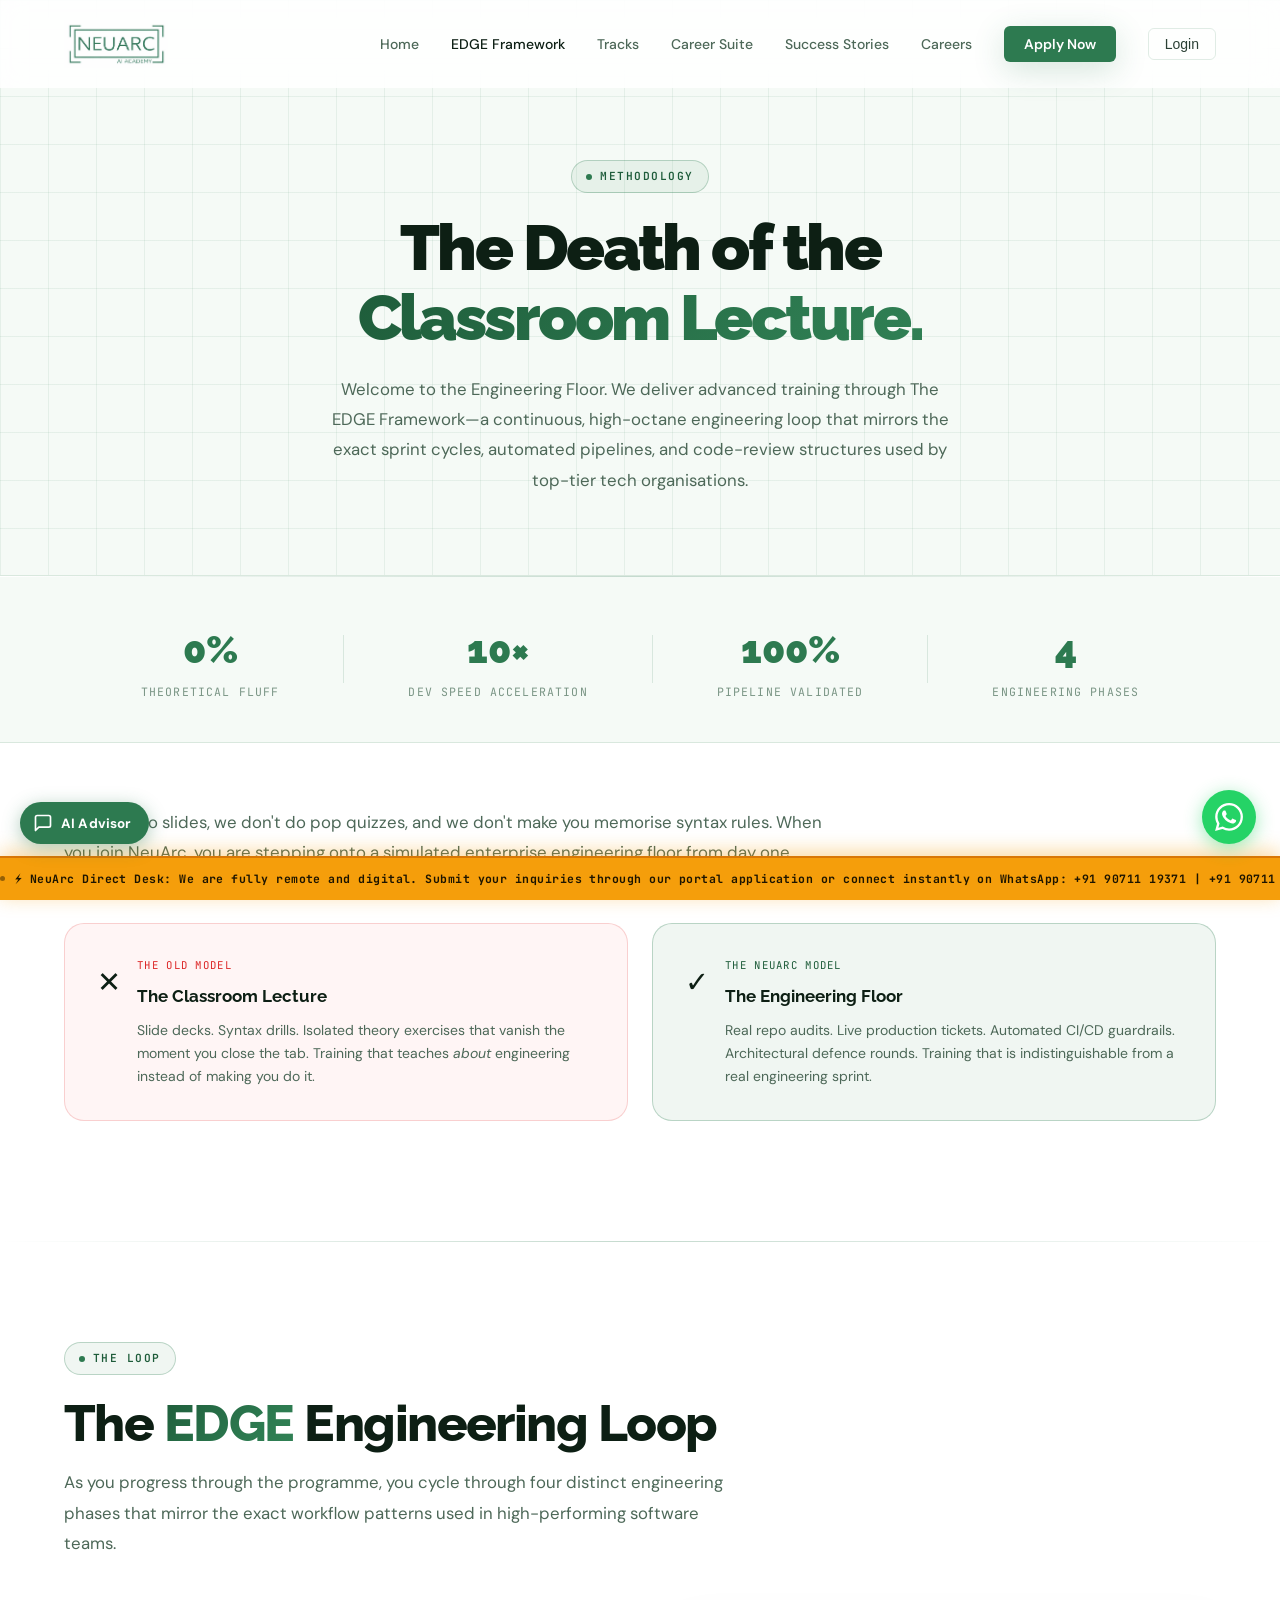
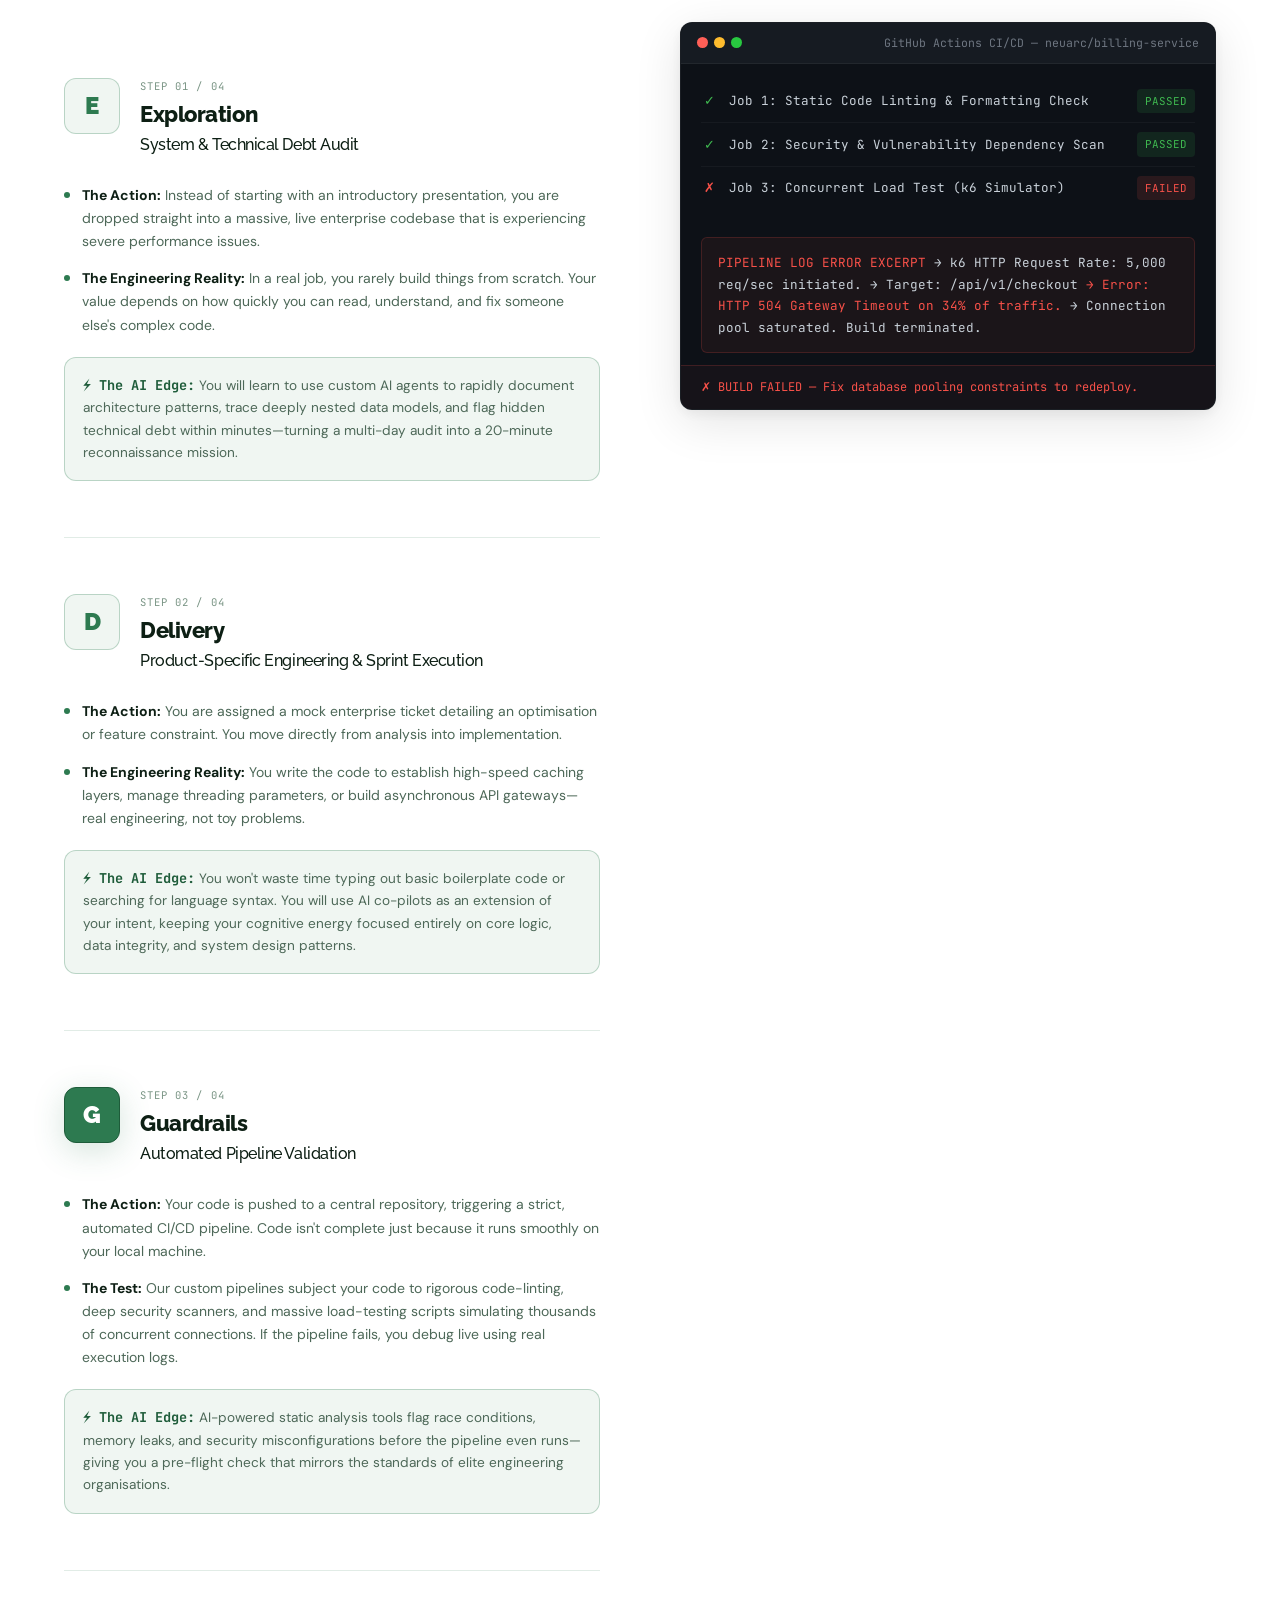
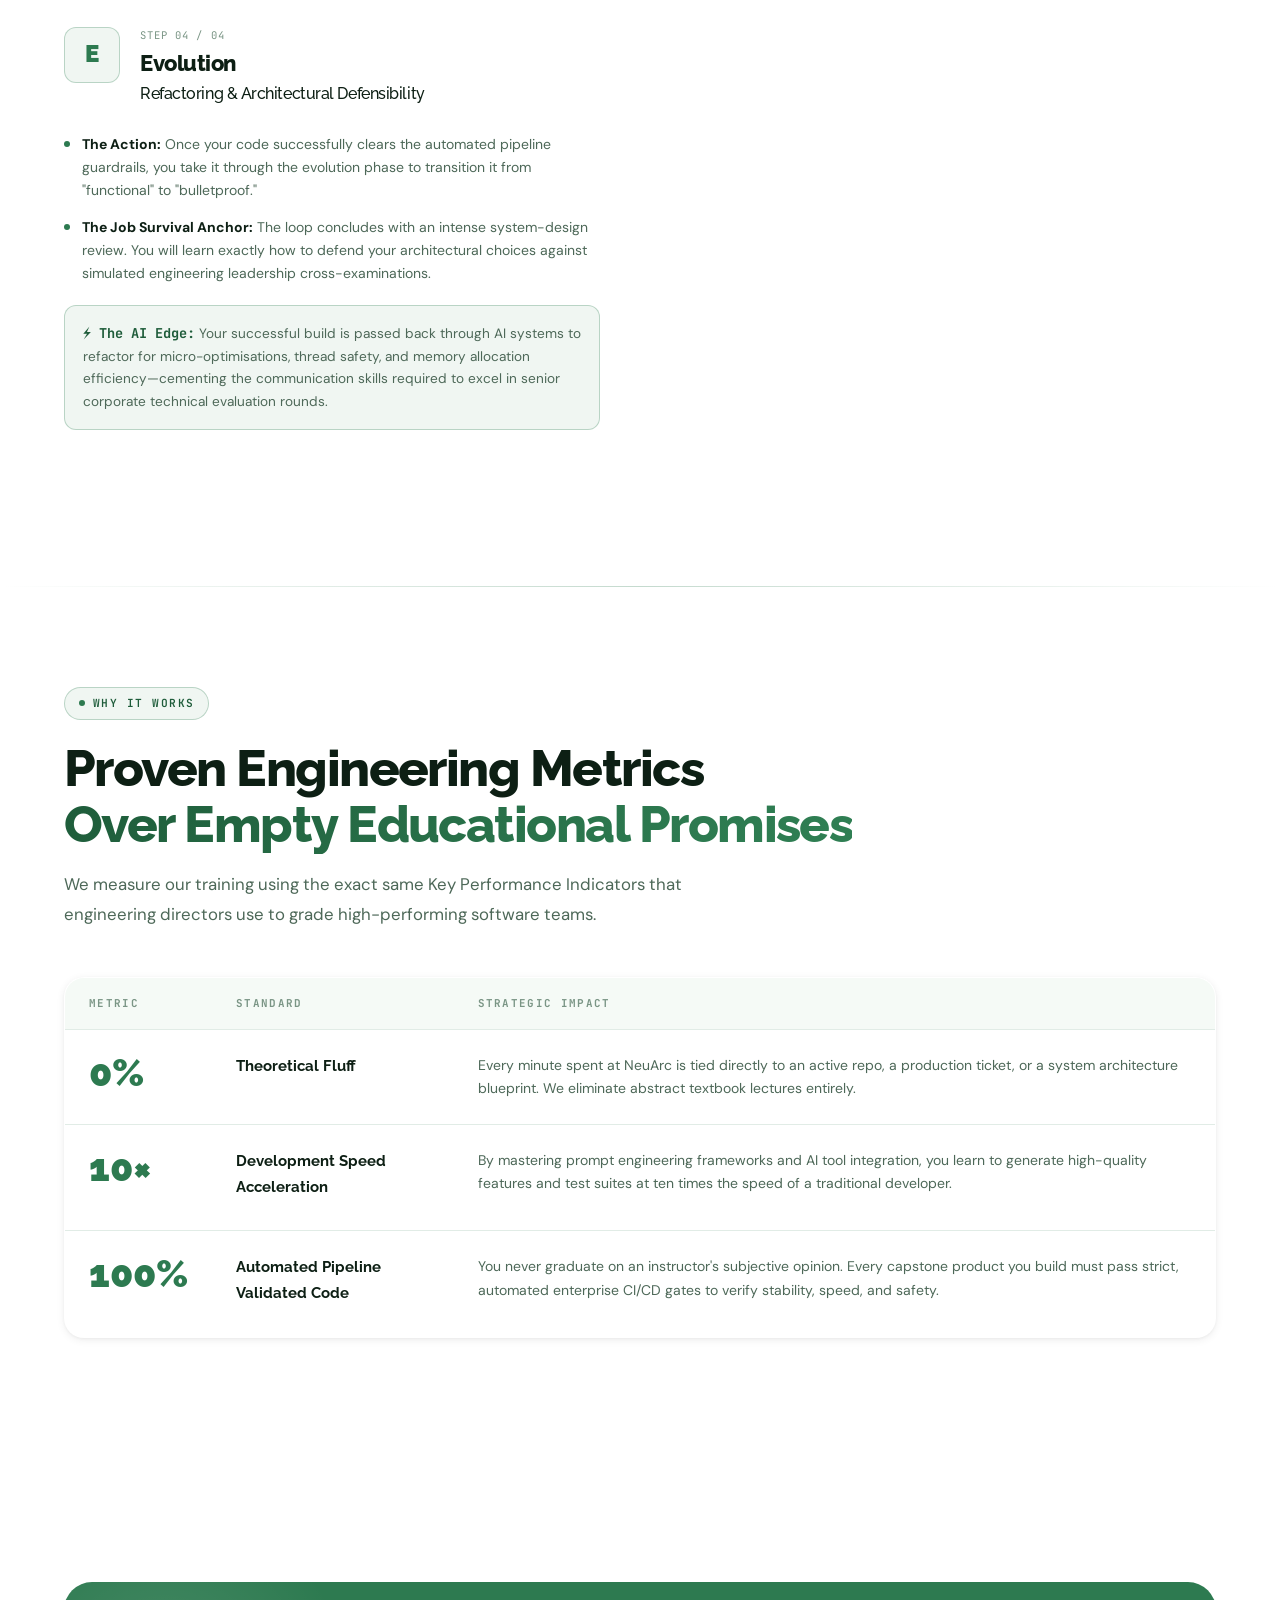
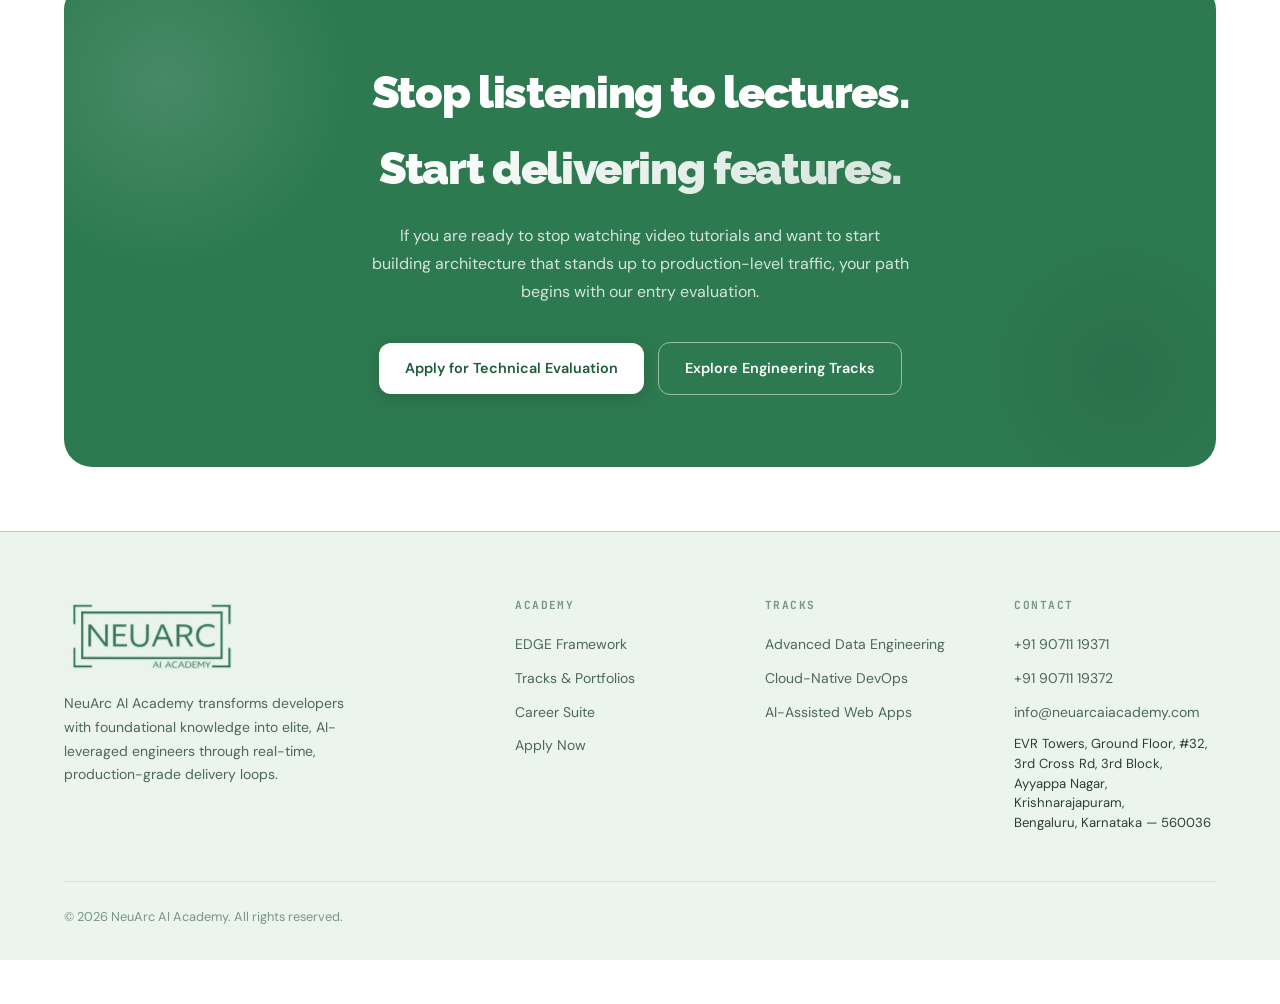
<file: edge-framework.html>
﻿<!DOCTYPE html>
<html lang="en">
<head>
  <meta charset="UTF-8" />
  <meta name="viewport" content="width=device-width, initial-scale=1.0" />
  <meta name="description" content="The EDGE Framework — NeuArc AI Academy's continuous engineering loop that mirrors real enterprise sprint cycles, automated pipelines, and code-review structures." />
  <title>The EDGE Framework — NeuArc AI Academy</title>
  <link rel="preconnect" href="https://fonts.googleapis.com" />
  <link rel="preconnect" href="https://fonts.gstatic.com" crossorigin />
  <link href="https://fonts.googleapis.com/css2?family=Raleway:wght@400;500;600;700;800;900&family=DM+Sans:opsz,wght@9..40,300;9..40,400;9..40,500;9..40,600;9..40,700&family=JetBrains+Mono:wght@400;500;600;700&display=swap" rel="stylesheet" />
  <link rel="stylesheet" href="css/style.css" />
</head>
<body>

<!-- ══ Navigation ══ -->
<nav id="navbar">
  <div class="nav-container">
    <a href="index.html" class="nav-logo">
      <img class="nav-logo-img" src="assets/neuarc-logo.png" alt="NeuArc AI Academy"
           onerror="this.style.display='none';this.nextElementSibling.style.display='flex'" />
      <span class="logo-css">NEUARC <span class="logo-css-sub">AI ACADEMY</span></span>
    </a>
    <button class="nav-toggle" id="navToggle" aria-label="Toggle menu">
      <span></span><span></span><span></span>
    </button>
    <ul class="nav-links" id="navLinks">
      <li><a href="index.html">Home</a></li>
      <li><a href="edge-framework.html">EDGE Framework</a></li>
      <li><a href="tracks.html">Tracks</a></li>
      <li><a href="career.html">Career Suite</a></li>
      <li><a href="success-stories.html">Success Stories</a></li>
      <li><a href="careers.html">Careers</a></li>
      <li><a href="apply.html" class="nav-cta">Apply Now</a></li>
      <li><button class="nav-login-btn" aria-label="Login to portal">Login</button></li>
    </ul>
  </div>
</nav>

<!-- ══ Page Header ══ -->
<div class="page-header">
  <div class="container">
    <div class="section-tag reveal">Methodology</div>
    <h1 class="reveal d1">
      The Death of the<br />
      <span class="gradient-text">Classroom Lecture.</span>
    </h1>
    <p class="reveal d2">
      Welcome to the Engineering Floor. We deliver advanced training through The EDGE Framework—a
      continuous, high-octane engineering loop that mirrors the exact sprint cycles, automated
      pipelines, and code-review structures used by top-tier tech organisations.
    </p>
  </div>
</div>
<div class="divider"></div>

<!-- ══ Animated Metrics strip ══ -->
<section style="background:var(--bg-2);border-bottom:1px solid var(--border);padding:40px 0">
  <div class="container">
    <div style="display:flex;align-items:center;justify-content:center;gap:64px;flex-wrap:wrap">
      <div style="text-align:center">
        <div style="font-family:var(--font-head);font-size:2.4rem;font-weight:900;color:var(--g)">0%</div>
        <div style="font-family:var(--font-mono);font-size:0.72rem;color:var(--text-4);text-transform:uppercase;letter-spacing:0.1em">Theoretical Fluff</div>
      </div>
      <div style="width:1px;height:48px;background:var(--border)"></div>
      <div style="text-align:center">
        <div style="font-family:var(--font-head);font-size:2.4rem;font-weight:900;color:var(--g)">10×</div>
        <div style="font-family:var(--font-mono);font-size:0.72rem;color:var(--text-4);text-transform:uppercase;letter-spacing:0.1em">Dev Speed Acceleration</div>
      </div>
      <div style="width:1px;height:48px;background:var(--border)"></div>
      <div style="text-align:center">
        <div style="font-family:var(--font-head);font-size:2.4rem;font-weight:900;color:var(--g)">100%</div>
        <div style="font-family:var(--font-mono);font-size:0.72rem;color:var(--text-4);text-transform:uppercase;letter-spacing:0.1em">Pipeline Validated</div>
      </div>
      <div style="width:1px;height:48px;background:var(--border)"></div>
      <div style="text-align:center">
        <div style="font-family:var(--font-head);font-size:2.4rem;font-weight:900;color:var(--g)">4</div>
        <div style="font-family:var(--font-mono);font-size:0.72rem;color:var(--text-4);text-transform:uppercase;letter-spacing:0.1em">Engineering Phases</div>
      </div>
    </div>
  </div>
</section>

<!-- ══ Intro Comparison ══ -->
<section class="section-sm">
  <div class="container">
    <p class="section-sub reveal" style="max-width:760px">
      We don't do slides, we don't do pop quizzes, and we don't make you memorise syntax rules.
      When you join NeuArc, you are stepping onto a simulated enterprise engineering floor from day one.
    </p>
    <div class="edge-intro-comparison reveal d2">
      <div class="comparison-card old">
        <div class="comparison-icon">✕</div>
        <div>
          <div class="comparison-label">The Old Model</div>
          <h4>The Classroom Lecture</h4>
          <p>Slide decks. Syntax drills. Isolated theory exercises that vanish the moment you close the tab. Training that teaches <em>about</em> engineering instead of making you do it.</p>
        </div>
      </div>
      <div class="comparison-card new">
        <div class="comparison-icon">✓</div>
        <div>
          <div class="comparison-label">The NeuArc Model</div>
          <h4>The Engineering Floor</h4>
          <p>Real repo audits. Live production tickets. Automated CI/CD guardrails. Architectural defence rounds. Training that is indistinguishable from a real engineering sprint.</p>
        </div>
      </div>
    </div>
  </div>
</section>
<div class="divider"></div>

<!-- ══ The 4-Step EDGE Scroll ══ -->
<section class="section">
  <div class="container">
    <div class="section-tag reveal">The Loop</div>
    <h2 class="section-title reveal d1">
      The <span class="gradient-text">EDGE</span> Engineering Loop
    </h2>
    <p class="section-sub reveal d2" style="margin-bottom:64px">
      As you progress through the programme, you cycle through four distinct engineering phases that
      mirror the exact workflow patterns used in high-performing software teams.
    </p>

    <div class="edge-scroll-wrapper">

      <!-- Left: Steps (scroll) -->
      <div class="edge-steps-col">

        <!-- Step E -->
        <div class="edge-step-block step-active" data-step="exploration">
          <div class="step-header">
            <div class="step-letter">E</div>
            <div>
              <div class="step-meta-num">STEP 01 / 04</div>
              <h3 class="step-title">Exploration<br /><span style="font-size:0.7em;color:var(--gray-400);font-weight:500">System &amp; Technical Debt Audit</span></h3>
            </div>
          </div>
          <div class="step-points">
            <div class="step-point">
              <span class="step-point-dot"></span>
              <span><strong>The Action:</strong> Instead of starting with an introductory presentation, you are dropped straight into a massive, live enterprise codebase that is experiencing severe performance issues.</span>
            </div>
            <div class="step-point">
              <span class="step-point-dot"></span>
              <span><strong>The Engineering Reality:</strong> In a real job, you rarely build things from scratch. Your value depends on how quickly you can read, understand, and fix someone else's complex code.</span>
            </div>
          </div>
          <div class="step-ai-edge">
            <strong>⚡ The AI Edge:</strong> You will learn to use custom AI agents to rapidly document architecture patterns, trace deeply nested data models, and flag hidden technical debt within minutes—turning a multi-day audit into a 20-minute reconnaissance mission.
          </div>
        </div>

        <!-- Step D -->
        <div class="edge-step-block" data-step="delivery">
          <div class="step-header">
            <div class="step-letter">D</div>
            <div>
              <div class="step-meta-num">STEP 02 / 04</div>
              <h3 class="step-title">Delivery<br /><span style="font-size:0.7em;color:var(--gray-400);font-weight:500">Product-Specific Engineering &amp; Sprint Execution</span></h3>
            </div>
          </div>
          <div class="step-points">
            <div class="step-point">
              <span class="step-point-dot"></span>
              <span><strong>The Action:</strong> You are assigned a mock enterprise ticket detailing an optimisation or feature constraint. You move directly from analysis into implementation.</span>
            </div>
            <div class="step-point">
              <span class="step-point-dot"></span>
              <span><strong>The Engineering Reality:</strong> You write the code to establish high-speed caching layers, manage threading parameters, or build asynchronous API gateways—real engineering, not toy problems.</span>
            </div>
          </div>
          <div class="step-ai-edge">
            <strong>⚡ The AI Edge:</strong> You won't waste time typing out basic boilerplate code or searching for language syntax. You will use AI co-pilots as an extension of your intent, keeping your cognitive energy focused entirely on core logic, data integrity, and system design patterns.
          </div>
        </div>

        <!-- Step G -->
        <div class="edge-step-block" data-step="guardrails">
          <div class="step-header">
            <div class="step-letter">G</div>
            <div>
              <div class="step-meta-num">STEP 03 / 04</div>
              <h3 class="step-title">Guardrails<br /><span style="font-size:0.7em;color:var(--gray-400);font-weight:500">Automated Pipeline Validation</span></h3>
            </div>
          </div>
          <div class="step-points">
            <div class="step-point">
              <span class="step-point-dot"></span>
              <span><strong>The Action:</strong> Your code is pushed to a central repository, triggering a strict, automated CI/CD pipeline. Code isn't complete just because it runs smoothly on your local machine.</span>
            </div>
            <div class="step-point">
              <span class="step-point-dot"></span>
              <span><strong>The Test:</strong> Our custom pipelines subject your code to rigorous code-linting, deep security scanners, and massive load-testing scripts simulating thousands of concurrent connections. If the pipeline fails, you debug live using real execution logs.</span>
            </div>
          </div>
          <div class="step-ai-edge">
            <strong>⚡ The AI Edge:</strong> AI-powered static analysis tools flag race conditions, memory leaks, and security misconfigurations before the pipeline even runs—giving you a pre-flight check that mirrors the standards of elite engineering organisations.
          </div>
        </div>

        <!-- Step E (Evolution) -->
        <div class="edge-step-block" data-step="evolution">
          <div class="step-header">
            <div class="step-letter">E</div>
            <div>
              <div class="step-meta-num">STEP 04 / 04</div>
              <h3 class="step-title">Evolution<br /><span style="font-size:0.7em;color:var(--gray-400);font-weight:500">Refactoring &amp; Architectural Defensibility</span></h3>
            </div>
          </div>
          <div class="step-points">
            <div class="step-point">
              <span class="step-point-dot"></span>
              <span><strong>The Action:</strong> Once your code successfully clears the automated pipeline guardrails, you take it through the evolution phase to transition it from "functional" to "bulletproof."</span>
            </div>
            <div class="step-point">
              <span class="step-point-dot"></span>
              <span><strong>The Job Survival Anchor:</strong> The loop concludes with an intense system-design review. You will learn exactly how to defend your architectural choices against simulated engineering leadership cross-examinations.</span>
            </div>
          </div>
          <div class="step-ai-edge">
            <strong>⚡ The AI Edge:</strong> Your successful build is passed back through AI systems to refactor for micro-optimisations, thread safety, and memory allocation efficiency—cementing the communication skills required to excel in senior corporate technical evaluation rounds.
          </div>
        </div>

      </div><!-- /edge-steps-col -->

      <!-- Right: Sticky terminal (changes per step) -->
      <div class="edge-terminal-col">

        <!-- Exploration Terminal -->
        <div class="term-content active" id="term-exploration">
          <div class="terminal">
            <div class="terminal-header">
              <div class="terminal-dots">
                <span class="terminal-dot dot-red"></span>
                <span class="terminal-dot dot-yellow"></span>
                <span class="terminal-dot dot-green"></span>
              </div>
              <span class="terminal-title">neuarco-cli — audit engine</span>
            </div>
            <div class="terminal-body">
              <span class="t-line"><span class="t-prompt">$</span> <span class="t-cmd">neuarco-cli audit --repo="./enterprise-billing-service" \</span></span>
              <span class="t-line"><span class="t-cmd">    --target="latency-bottleneck"</span></span>
              <span class="t-blank"></span>
              <span class="t-line t-output">[STATUS] Scanning 142 microservices and dependency trees...</span>
              <span class="t-line t-alert">[ALERT]  Found high-latency query pattern in DB connection pool:</span>
              <span class="t-line t-output">         -&gt; Location: /src/db/connection_manager.py (Lines 42-58)</span>
              <span class="t-line t-output">         -&gt; Anti-pattern: Missing index &amp; unbuffered cursor leak.</span>
              <span class="t-blank"></span>
              <span class="t-line t-key">[AI ASSISTANT SUMMARY]</span>
              <span class="t-line t-output">"This service experiences a 400% connection spike during</span>
              <span class="t-line t-output"> peak checkout cycles. The current logic blocks the event</span>
              <span class="t-line t-output"> loop on every third connection request."</span>
              <span class="t-blank"></span>
              <span class="t-line"><span class="t-prompt">$</span> <span class="cursor-blink"></span></span>
            </div>
          </div>
        </div>

        <!-- Delivery Terminal -->
        <div class="term-content" id="term-delivery">
          <div class="terminal">
            <div class="terminal-header">
              <div class="terminal-dots">
                <span class="terminal-dot dot-red"></span>
                <span class="terminal-dot dot-yellow"></span>
                <span class="terminal-dot dot-green"></span>
              </div>
              <span class="terminal-title">RECON-884 — developer workspace</span>
            </div>
            <div class="terminal-body">
              <span class="t-line t-comment"># [JIRA TICKET RECON-884]: Implement Redis Caching to Offload DB</span>
              <span class="t-line t-comment"># [WORKSPACE]: AI Co-pilot Prompt Integration Active</span>
              <span class="t-blank"></span>
              <span class="t-line"><span class="t-kw">async def</span> <span class="t-fn">get_user_session</span>(<span class="t-key">user_id</span>: <span class="t-key">str</span>):</span>
              <span class="t-line t-comment">    # AI-Generated Fast-Path Caching Layer</span>
              <span class="t-line">    <span class="t-key">cached_session</span> = <span class="t-kw">await</span> redis_client.get(</span>
              <span class="t-line">        <span class="t-str">f"session:{user_id}"</span>)</span>
              <span class="t-line">    <span class="t-kw">if</span> cached_session:</span>
              <span class="t-line t-comment">        # Execution time: 2ms ✓</span>
              <span class="t-line">        <span class="t-kw">return</span> json.loads(cached_session)</span>
              <span class="t-blank"></span>
              <span class="t-line t-comment">    # Fallback to persistent DB if cache misses</span>
              <span class="t-line">    <span class="t-key">db_session</span> = <span class="t-kw">await</span> database.fetch_row(</span>
              <span class="t-line">        <span class="t-str">"SELECT * FROM sessions WHERE id = $1"</span>, user_id)</span>
              <span class="t-line">    <span class="t-kw">await</span> redis_client.setex(</span>
              <span class="t-line">        <span class="t-str">f"session:{user_id}"</span>, <span class="t-num">3600</span>,</span>
              <span class="t-line">        json.dumps(db_session))</span>
              <span class="t-line">    <span class="t-kw">return</span> db_session</span>
            </div>
          </div>
        </div>

        <!-- Guardrails Pipeline -->
        <div class="term-content" id="term-guardrails">
          <div class="pipeline">
            <div class="pipeline-header">
              <div class="terminal-dots">
                <span class="terminal-dot dot-red"></span>
                <span class="terminal-dot dot-yellow"></span>
                <span class="terminal-dot dot-green"></span>
              </div>
              <span>GitHub Actions CI/CD — neuarc/billing-service</span>
            </div>
            <div class="pipeline-body">
              <div class="pipeline-job">
                <span class="job-icon pass">✓</span>
                <span class="job-name">Job 1: Static Code Linting &amp; Formatting Check</span>
                <span class="job-status status-pass">PASSED</span>
              </div>
              <div class="pipeline-job">
                <span class="job-icon pass">✓</span>
                <span class="job-name">Job 2: Security &amp; Vulnerability Dependency Scan</span>
                <span class="job-status status-pass">PASSED</span>
              </div>
              <div class="pipeline-job">
                <span class="job-icon fail">✗</span>
                <span class="job-name">Job 3: Concurrent Load Test (k6 Simulator)</span>
                <span class="job-status status-fail">FAILED</span>
              </div>
            </div>
            <div class="pipeline-error">
              <span class="err-label">PIPELINE LOG ERROR EXCERPT</span>
              <span>→ k6 HTTP Request Rate: 5,000 req/sec initiated.</span>
              <span>→ Target: /api/v1/checkout</span>
              <span class="err-label">→ Error: HTTP 504 Gateway Timeout on 34% of traffic.</span>
              <span>→ Connection pool saturated. Build terminated.</span>
            </div>
            <div class="pipeline-footer">
              ✗ BUILD FAILED — Fix database pooling constraints to redeploy.
            </div>
          </div>
        </div>

        <!-- Evolution Diff -->
        <div class="term-content" id="term-evolution">
          <div class="terminal">
            <div class="terminal-header">
              <div class="terminal-dots">
                <span class="terminal-dot dot-red"></span>
                <span class="terminal-dot dot-yellow"></span>
                <span class="terminal-dot dot-green"></span>
              </div>
              <span class="terminal-title">git diff — memory optimisation</span>
            </div>
            <div class="terminal-body">
              <span class="diff-hdr">@@ Optimising Memory Footprint per API Request @@</span>
              <span class="t-blank"></span>
              <span class="diff-rem">- data_buffer = [record for record in large_dataset_fetch]</span>
              <span class="diff-add">+ # Evolved: Stream records as memory-efficient generators</span>
              <span class="diff-add">+ data_buffer = (record async for record in</span>
              <span class="diff-add">+     large_dataset_fetch.stream())</span>
              <span class="t-blank"></span>
              <span class="diff-rem">- return json.dumps(data_buffer)</span>
              <span class="diff-add">+ return StreamingResponse(</span>
              <span class="diff-add">+     data_buffer, media_type="application/json")</span>
              <span class="t-blank"></span>
              <span class="t-line t-success">[EVOLUTION] Memory footprint reduced by 84%.</span>
              <span class="t-line t-success">[EVOLUTION] Streaming response: no in-memory buffer.</span>
              <span class="t-line t-success">[PIPELINE]  All guardrails passed. ✓</span>
            </div>
          </div>
        </div>

      </div><!-- /edge-terminal-col -->
    </div><!-- /edge-scroll-wrapper -->
  </div>
</section>

<div class="divider"></div>

<!-- ══ Delivery Metrics ══ -->
<section class="section">
  <div class="container">
    <div class="section-tag reveal">Why It Works</div>
    <h2 class="section-title reveal d1">
      Proven Engineering Metrics<br />
      <span class="gradient-text">Over Empty Educational Promises</span>
    </h2>
    <p class="section-sub reveal d2">
      We measure our training using the exact same Key Performance Indicators that engineering
      directors use to grade high-performing software teams.
    </p>

    <table class="metrics-table reveal d3">
      <thead>
        <tr>
          <th>Metric</th>
          <th>Standard</th>
          <th>Strategic Impact</th>
        </tr>
      </thead>
      <tbody>
        <tr>
          <td><div class="metric-val">0%</div></td>
          <td><div class="metric-label">Theoretical Fluff</div></td>
          <td><div class="metric-body">Every minute spent at NeuArc is tied directly to an active repo, a production ticket, or a system architecture blueprint. We eliminate abstract textbook lectures entirely.</div></td>
        </tr>
        <tr>
          <td><div class="metric-val">10×</div></td>
          <td><div class="metric-label">Development Speed Acceleration</div></td>
          <td><div class="metric-body">By mastering prompt engineering frameworks and AI tool integration, you learn to generate high-quality features and test suites at ten times the speed of a traditional developer.</div></td>
        </tr>
        <tr>
          <td><div class="metric-val">100%</div></td>
          <td><div class="metric-label">Automated Pipeline Validated Code</div></td>
          <td><div class="metric-body">You never graduate on an instructor's subjective opinion. Every capstone product you build must pass strict, automated enterprise CI/CD gates to verify stability, speed, and safety.</div></td>
        </tr>
      </tbody>
    </table>
  </div>
</section>

<!-- ══ CTA ══ -->
<section class="section-sm">
  <div class="container">
    <div class="cta-banner reveal">
      <h2>Stop listening to lectures.<br /><span class="gradient-text">Start delivering features.</span></h2>
      <p>If you are ready to stop watching video tutorials and want to start building architecture that stands up to production-level traffic, your path begins with our entry evaluation.</p>
      <div class="cta-btns">
        <a href="apply.html" class="btn btn-primary">Apply for Technical Evaluation</a>
        <a href="tracks.html" class="btn btn-outline">Explore Engineering Tracks</a>
      </div>
    </div>
  </div>
</section>

<!-- ══ Footer ══ -->
<footer>
  <div class="container">
    <div class="footer-inner">
      <div class="footer-brand">
        <img src="assets/neuarc-logo.png" alt="NeuArc AI Academy" onerror="this.style.display='none'" />
        <p>NeuArc AI Academy transforms developers with foundational knowledge into elite, AI-leveraged engineers through real-time, production-grade delivery loops.</p>
      </div>
      <div class="footer-col">
        <h5>Academy</h5>
        <a href="edge-framework.html">EDGE Framework</a>
        <a href="tracks.html">Tracks &amp; Portfolios</a>
        <a href="career.html">Career Suite</a>
        <a href="apply.html">Apply Now</a>
      </div>
      <div class="footer-col">
        <h5>Tracks</h5>
        <a href="tracks.html">Advanced Data Engineering</a>
        <a href="tracks.html">Cloud-Native DevOps</a>
        <a href="tracks.html">AI-Assisted Web Apps</a>
      </div>
      <div class="footer-col">
        <h5>Contact</h5>
        <a href="tel:+919071119371">+91 90711 19371</a>
        <a href="tel:+919071119372">+91 90711 19372</a>
        <a href="mailto:info@neuarcaiacademy.com">info@neuarcaiacademy.com</a>
        <span style="font-size:0.82rem;line-height:1.5;color:var(--text-2);display:block;margin-top:8px;">EVR Towers, Ground Floor, #32, 3rd Cross Rd, 3rd Block,<br>Ayyappa Nagar, Krishnarajapuram,<br>Bengaluru, Karnataka — 560036</span>
      </div>
    </div>
    <div class="footer-bottom">
      <span>&copy; 2026 NeuArc AI Academy. All rights reserved.</span>
    </div>
  </div>
</footer>

<script src="js/main.js"></script>
<script src="js/cms-globals.js"></script>
<script src="js/otp-widget.js"></script>
<script src="js/login-popup.js"></script>
<script src="js/chatbot.js"></script>
<script src="js/whatsapp.js"></script>


<!-- ══ Bottom Running Banner ══ -->
<div class="bottom-banner">
  <div class="bottom-banner-track">
    <span class="bottom-banner-item"><span class="bottom-banner-sep"></span>&#x26A1; NeuArc Direct Desk: We are fully remote and digital. Submit your inquiries through our portal application or connect instantly on WhatsApp: +91 90711 19371 | +91 90711 19372 | info@neuarcaiacademy.com.</span>
    <span class="bottom-banner-item"><span class="bottom-banner-sep"></span>&#x26A1; NeuArc Direct Desk: We are fully remote and digital. Submit your inquiries through our portal application or connect instantly on WhatsApp: +91 90711 19371 | +91 90711 19372 | info@neuarcaiacademy.com.</span>
    <span class="bottom-banner-item"><span class="bottom-banner-sep"></span>&#x26A1; NeuArc Direct Desk: We are fully remote and digital. Submit your inquiries through our portal application or connect instantly on WhatsApp: +91 90711 19371 | +91 90711 19372 | info@neuarcaiacademy.com.</span>
    <span class="bottom-banner-item"><span class="bottom-banner-sep"></span>&#x26A1; NeuArc Direct Desk: We are fully remote and digital. Submit your inquiries through our portal application or connect instantly on WhatsApp: +91 90711 19371 | +91 90711 19372 | info@neuarcaiacademy.com.</span>
  </div>
</div>
</body>
</html>
</file>
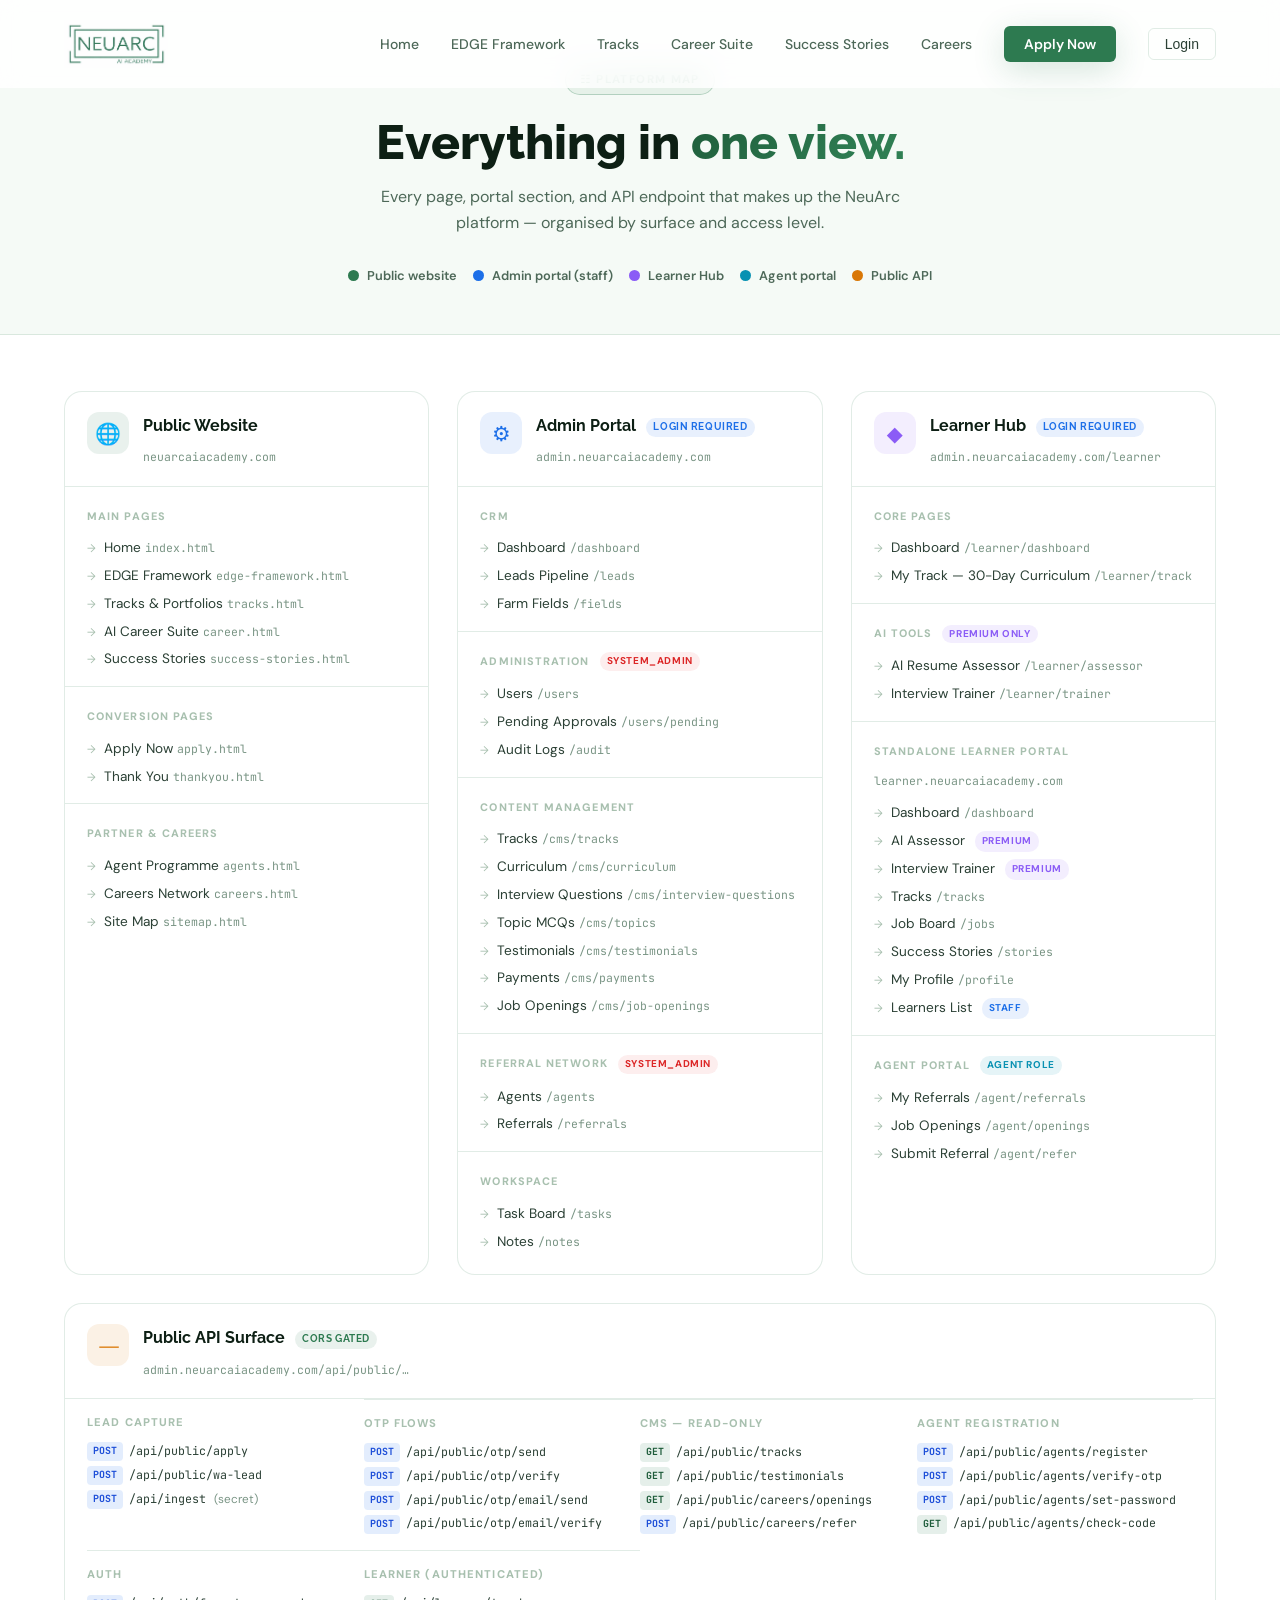
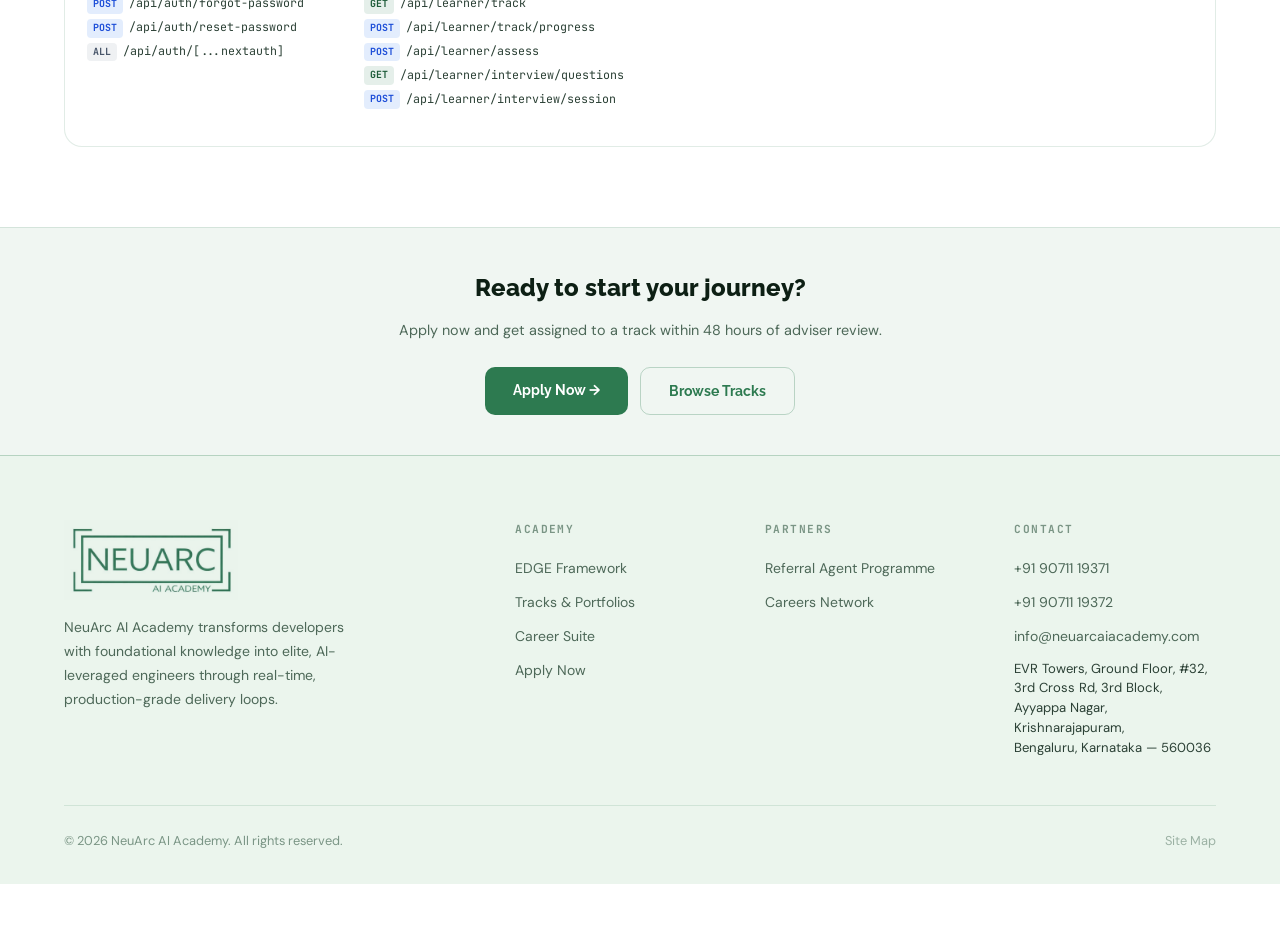
<file: sitemap.html>
<!DOCTYPE html>
<html lang="en">
<head>
  <meta charset="UTF-8" />
  <meta name="viewport" content="width=device-width, initial-scale=1.0" />
  <meta name="description" content="NeuArc AI Academy — Complete platform sitemap. Explore every section of our public website, admin portal, and learner hub." />
  <title>Site Map — NeuArc AI Academy</title>
  <link rel="preconnect" href="https://fonts.googleapis.com" />
  <link rel="preconnect" href="https://fonts.gstatic.com" crossorigin />
  <link href="https://fonts.googleapis.com/css2?family=Raleway:wght@400;500;600;700;800;900&family=DM+Sans:opsz,wght@9..40,300;9..40,400;9..40,500;9..40,600;9..40,700&family=JetBrains+Mono:wght@400;500;600;700&display=swap" rel="stylesheet" />
  <link rel="stylesheet" href="css/style.css" />
  <style>
    /* ── Sitemap page styles ── */
    .sm-hero {
      background: var(--bg-2);
      border-bottom: 1px solid var(--border);
      padding: 64px 0 48px;
      text-align: center;
    }
    .sm-hero .sm-tag {
      display: inline-flex;
      align-items: center;
      gap: 6px;
      background: var(--g-bg);
      color: var(--g);
      border: 1px solid var(--border-2);
      font-size: 0.72rem;
      font-weight: 700;
      letter-spacing: 0.12em;
      text-transform: uppercase;
      padding: 4px 14px;
      border-radius: 20px;
      margin-bottom: 20px;
    }
    .sm-hero h1 {
      font-family: var(--font-head);
      font-size: clamp(2rem, 4vw, 3rem);
      font-weight: 800;
      color: var(--text-1);
      margin-bottom: 14px;
      line-height: 1.15;
    }
    .sm-hero p {
      color: var(--text-3);
      font-size: 1rem;
      max-width: 560px;
      margin: 0 auto;
      line-height: 1.65;
    }

    /* ── Legend ── */
    .sm-legend {
      display: flex;
      flex-wrap: wrap;
      gap: 16px;
      justify-content: center;
      padding: 28px 0 0;
    }
    .sm-legend-item {
      display: flex;
      align-items: center;
      gap: 8px;
      font-size: 0.8rem;
      font-weight: 600;
      color: var(--text-3);
    }
    .sm-dot {
      width: 11px;
      height: 11px;
      border-radius: 50%;
      flex-shrink: 0;
    }
    .sm-dot-pub    { background: var(--g); }
    .sm-dot-admin  { background: #1D6FE8; }
    .sm-dot-learn  { background: #8B5CF6; }
    .sm-dot-api    { background: #D97706; }
    .sm-dot-agent  { background: #0891B2; }

    /* ── Main grid ── */
    .sm-layout {
      padding: 56px 0 80px;
    }
    .sm-grid {
      display: grid;
      grid-template-columns: 1fr 1fr 1fr;
      gap: 28px;
    }
    @media (max-width: 900px) { .sm-grid { grid-template-columns: 1fr 1fr; } }
    @media (max-width: 600px) { .sm-grid { grid-template-columns: 1fr; } }

    /* ── Surface card ── */
    .sm-surface {
      background: var(--bg-card);
      border: 1px solid var(--border);
      border-radius: 18px;
      overflow: hidden;
      transition: box-shadow 0.2s, border-color 0.2s;
    }
    .sm-surface:hover { box-shadow: var(--shadow); border-color: var(--border-2); }

    .sm-surface-head {
      padding: 20px 22px 16px;
      border-bottom: 1px solid var(--border);
      display: flex;
      align-items: flex-start;
      gap: 14px;
    }
    .sm-surface-icon {
      width: 42px;
      height: 42px;
      border-radius: 12px;
      display: flex;
      align-items: center;
      justify-content: center;
      font-size: 1.3rem;
      flex-shrink: 0;
    }
    .sm-icon-pub   { background: rgba(45,122,80,0.1);  color: var(--g); }
    .sm-icon-admin { background: rgba(29,111,232,0.1); color: #1D6FE8; }
    .sm-icon-learn { background: rgba(139,92,246,0.1); color: #8B5CF6; }
    .sm-icon-api   { background: rgba(217,119,6,0.1);  color: #D97706; }
    .sm-icon-agent { background: rgba(8,145,178,0.1);  color: #0891B2; }

    .sm-surface-title h3 {
      font-family: var(--font-head);
      font-size: 1rem;
      font-weight: 700;
      color: var(--text-1);
      margin: 0 0 3px;
    }
    .sm-surface-title a {
      font-family: var(--font-mono);
      font-size: 0.72rem;
      color: var(--text-4);
      text-decoration: none;
    }
    .sm-surface-title a:hover { color: var(--g); }

    /* ── Section groups inside card ── */
    .sm-section {
      padding: 14px 22px 0;
    }
    .sm-section:last-child { padding-bottom: 20px; }
    .sm-section-label {
      font-size: 0.68rem;
      font-weight: 800;
      letter-spacing: 0.1em;
      text-transform: uppercase;
      color: var(--text-5);
      margin-bottom: 10px;
      padding-top: 6px;
    }

    /* ── Page links ── */
    .sm-links {
      list-style: none;
      margin: 0;
      padding: 0;
      display: flex;
      flex-direction: column;
      gap: 2px;
    }
    .sm-links li {
      display: flex;
      align-items: baseline;
      gap: 8px;
    }
    .sm-links .sm-arrow {
      color: var(--text-5);
      font-size: 0.7rem;
      flex-shrink: 0;
      margin-top: 1px;
    }
    .sm-links a {
      font-size: 0.85rem;
      color: var(--text-2);
      text-decoration: none;
      line-height: 1.9;
      transition: color 0.15s;
    }
    .sm-links a:hover { color: var(--g); }
    .sm-links .sm-path {
      font-family: var(--font-mono);
      font-size: 0.72rem;
      color: var(--text-4);
      margin-left: 4px;
    }
    .sm-badge {
      display: inline-block;
      font-size: 0.62rem;
      font-weight: 700;
      letter-spacing: 0.06em;
      text-transform: uppercase;
      padding: 1px 7px;
      border-radius: 10px;
      margin-left: 6px;
      vertical-align: middle;
    }
    .sm-badge-pub    { background: rgba(45,122,80,0.1);  color: var(--g); }
    .sm-badge-auth   { background: rgba(29,111,232,0.1); color: #1D6FE8; }
    .sm-badge-prem   { background: rgba(139,92,246,0.1); color: #8B5CF6; }
    .sm-badge-admin  { background: rgba(220,38,38,0.08); color: #DC2626; }
    .sm-badge-agent  { background: rgba(8,145,178,0.1);  color: #0891B2; }

    .sm-divider {
      border: none;
      border-top: 1px solid var(--border);
      margin: 14px 0 0;
    }

    /* ── Full-width API section ── */
    .sm-full {
      grid-column: 1 / -1;
    }
    .sm-api-grid {
      display: grid;
      grid-template-columns: repeat(auto-fill, minmax(260px, 1fr));
      gap: 0;
      padding: 0 22px 20px;
    }
    .sm-api-group { padding: 14px 0; }
    .sm-api-group + .sm-api-group { border-top: 1px solid var(--border); }
    .sm-api-title {
      font-size: 0.7rem;
      font-weight: 800;
      letter-spacing: 0.1em;
      text-transform: uppercase;
      color: var(--text-5);
      margin-bottom: 8px;
    }
    .sm-api-list {
      list-style: none;
      padding: 0;
      margin: 0;
    }
    .sm-api-list li {
      display: flex;
      align-items: center;
      gap: 6px;
      padding: 2px 0;
    }
    .sm-method {
      font-family: var(--font-mono);
      font-size: 0.62rem;
      font-weight: 700;
      padding: 1px 6px;
      border-radius: 4px;
      flex-shrink: 0;
    }
    .m-get    { background: rgba(45,122,80,0.12); color: var(--g-dark); }
    .m-post   { background: rgba(29,111,232,0.12); color: #1D4ED8; }
    .m-patch  { background: rgba(217,119,6,0.12); color: #92400E; }
    .m-delete { background: rgba(220,38,38,0.1); color: #B91C1C; }
    .m-all    { background: rgba(100,116,139,0.1); color: #475569; }
    .sm-api-list .sm-route {
      font-family: var(--font-mono);
      font-size: 0.73rem;
      color: var(--text-2);
    }
    .sm-api-list .sm-route-note {
      font-size: 0.73rem;
      color: var(--text-4);
      margin-left: 2px;
    }

    /* ── CTA strip ── */
    .sm-cta-strip {
      background: var(--g-bg);
      border-top: 1px solid var(--border);
      padding: 40px 0;
      text-align: center;
    }
    .sm-cta-strip h2 {
      font-family: var(--font-head);
      font-size: 1.5rem;
      font-weight: 800;
      color: var(--text-1);
      margin-bottom: 10px;
    }
    .sm-cta-strip p {
      color: var(--text-3);
      font-size: 0.9rem;
      margin-bottom: 24px;
    }
    .sm-cta-strip .btn-group {
      display: flex;
      gap: 12px;
      justify-content: center;
      flex-wrap: wrap;
    }
    .sm-btn-primary {
      display: inline-block;
      background: var(--g);
      color: #fff;
      font-family: var(--font-head);
      font-weight: 700;
      font-size: 0.9rem;
      padding: 11px 28px;
      border-radius: 10px;
      text-decoration: none;
      transition: background 0.2s, transform 0.15s;
    }
    .sm-btn-primary:hover { background: var(--g-dark); transform: translateY(-1px); }
    .sm-btn-secondary {
      display: inline-block;
      background: transparent;
      color: var(--g);
      font-family: var(--font-head);
      font-weight: 700;
      font-size: 0.9rem;
      padding: 11px 28px;
      border-radius: 10px;
      border: 1.5px solid var(--border-2);
      text-decoration: none;
      transition: border-color 0.2s, color 0.2s;
    }
    .sm-btn-secondary:hover { border-color: var(--g); color: var(--g-dark); }
  </style>
</head>
<body>

<!-- ══ Navigation ══ -->
<nav id="navbar">
  <div class="nav-container">
    <a href="index.html" class="nav-logo">
      <img class="nav-logo-img" src="assets/neuarc-logo.png" alt="NeuArc AI Academy"
           onerror="this.style.display='none';this.nextElementSibling.style.display='flex'" />
      <span class="logo-css">NEUARC <span class="logo-css-sub">AI ACADEMY</span></span>
    </a>
    <button class="nav-toggle" id="navToggle" aria-label="Toggle menu">
      <span></span><span></span><span></span>
    </button>
    <ul class="nav-links" id="navLinks">
      <li><a href="index.html">Home</a></li>
      <li><a href="edge-framework.html">EDGE Framework</a></li>
      <li><a href="tracks.html">Tracks</a></li>
      <li><a href="career.html">Career Suite</a></li>
      <li><a href="success-stories.html">Success Stories</a></li>
      <li><a href="careers.html">Careers</a></li>
      <li><a href="apply.html" class="nav-cta">Apply Now</a></li>
      <li><button class="nav-login-btn" aria-label="Login to portal">Login</button></li>
    </ul>
  </div>
</nav>

<!-- ══ Hero ══ -->
<div class="sm-hero">
  <div class="container">
    <div class="sm-tag">&#9783; Platform Map</div>
    <h1>Everything in <span class="gradient-text">one view.</span></h1>
    <p>Every page, portal section, and API endpoint that makes up the NeuArc platform — organised by surface and access level.</p>
    <div class="sm-legend">
      <div class="sm-legend-item"><span class="sm-dot sm-dot-pub"></span> Public website</div>
      <div class="sm-legend-item"><span class="sm-dot sm-dot-admin"></span> Admin portal (staff)</div>
      <div class="sm-legend-item"><span class="sm-dot sm-dot-learn"></span> Learner Hub</div>
      <div class="sm-legend-item"><span class="sm-dot sm-dot-agent"></span> Agent portal</div>
      <div class="sm-legend-item"><span class="sm-dot sm-dot-api"></span> Public API</div>
    </div>
  </div>
</div>

<!-- ══ Main Content ══ -->
<section class="sm-layout">
  <div class="container">
    <div class="sm-grid">

      <!-- ── PUBLIC WEBSITE ── -->
      <div class="sm-surface">
        <div class="sm-surface-head">
          <div class="sm-surface-icon sm-icon-pub">&#127760;</div>
          <div class="sm-surface-title">
            <h3>Public Website</h3>
            <a href="https://neuarcaiacademy.com" target="_blank" rel="noopener">neuarcaiacademy.com</a>
          </div>
        </div>

        <div class="sm-section">
          <div class="sm-section-label">Main Pages</div>
          <ul class="sm-links">
            <li><span class="sm-arrow">&#8594;</span><a href="index.html">Home<span class="sm-path">index.html</span></a></li>
            <li><span class="sm-arrow">&#8594;</span><a href="edge-framework.html">EDGE Framework<span class="sm-path">edge-framework.html</span></a></li>
            <li><span class="sm-arrow">&#8594;</span><a href="tracks.html">Tracks &amp; Portfolios<span class="sm-path">tracks.html</span></a></li>
            <li><span class="sm-arrow">&#8594;</span><a href="career.html">AI Career Suite<span class="sm-path">career.html</span></a></li>
            <li><span class="sm-arrow">&#8594;</span><a href="success-stories.html">Success Stories<span class="sm-path">success-stories.html</span></a></li>
          </ul>
        </div>

        <hr class="sm-divider" />

        <div class="sm-section">
          <div class="sm-section-label">Conversion Pages</div>
          <ul class="sm-links">
            <li><span class="sm-arrow">&#8594;</span><a href="apply.html">Apply Now<span class="sm-path">apply.html</span></a></li>
            <li><span class="sm-arrow">&#8594;</span><a href="thankyou.html">Thank You<span class="sm-path">thankyou.html</span></a></li>
          </ul>
        </div>

        <hr class="sm-divider" />

        <div class="sm-section">
          <div class="sm-section-label">Partner &amp; Careers</div>
          <ul class="sm-links">
            <li><span class="sm-arrow">&#8594;</span><a href="agents.html">Agent Programme<span class="sm-path">agents.html</span></a></li>
            <li><span class="sm-arrow">&#8594;</span><a href="careers.html">Careers Network<span class="sm-path">careers.html</span></a></li>
            <li><span class="sm-arrow">&#8594;</span><a href="sitemap.html">Site Map<span class="sm-path">sitemap.html</span></a></li>
          </ul>
        </div>
      </div>

      <!-- ── ADMIN PORTAL (STAFF) ── -->
      <div class="sm-surface">
        <div class="sm-surface-head">
          <div class="sm-surface-icon sm-icon-admin">&#9881;</div>
          <div class="sm-surface-title">
            <h3>Admin Portal <span class="sm-badge sm-badge-auth">Login required</span></h3>
            <a href="https://admin.neuarcaiacademy.com" target="_blank" rel="noopener">admin.neuarcaiacademy.com</a>
          </div>
        </div>

        <div class="sm-section">
          <div class="sm-section-label">CRM</div>
          <ul class="sm-links">
            <li><span class="sm-arrow">&#8594;</span><a href="https://admin.neuarcaiacademy.com/dashboard" target="_blank" rel="noopener">Dashboard<span class="sm-path">/dashboard</span></a></li>
            <li><span class="sm-arrow">&#8594;</span><a href="https://admin.neuarcaiacademy.com/leads" target="_blank" rel="noopener">Leads Pipeline<span class="sm-path">/leads</span></a></li>
            <li><span class="sm-arrow">&#8594;</span><a href="https://admin.neuarcaiacademy.com/fields" target="_blank" rel="noopener">Farm Fields<span class="sm-path">/fields</span></a></li>
          </ul>
        </div>

        <hr class="sm-divider" />

        <div class="sm-section">
          <div class="sm-section-label">Administration <span class="sm-badge sm-badge-admin">SYSTEM_ADMIN</span></div>
          <ul class="sm-links">
            <li><span class="sm-arrow">&#8594;</span><a href="https://admin.neuarcaiacademy.com/users" target="_blank" rel="noopener">Users<span class="sm-path">/users</span></a></li>
            <li><span class="sm-arrow">&#8594;</span><a href="https://admin.neuarcaiacademy.com/users/pending" target="_blank" rel="noopener">Pending Approvals<span class="sm-path">/users/pending</span></a></li>
            <li><span class="sm-arrow">&#8594;</span><a href="https://admin.neuarcaiacademy.com/audit" target="_blank" rel="noopener">Audit Logs<span class="sm-path">/audit</span></a></li>
          </ul>
        </div>

        <hr class="sm-divider" />

        <div class="sm-section">
          <div class="sm-section-label">Content Management</div>
          <ul class="sm-links">
            <li><span class="sm-arrow">&#8594;</span><a href="https://admin.neuarcaiacademy.com/cms/tracks" target="_blank" rel="noopener">Tracks<span class="sm-path">/cms/tracks</span></a></li>
            <li><span class="sm-arrow">&#8594;</span><a href="https://admin.neuarcaiacademy.com/cms/curriculum" target="_blank" rel="noopener">Curriculum<span class="sm-path">/cms/curriculum</span></a></li>
            <li><span class="sm-arrow">&#8594;</span><a href="https://admin.neuarcaiacademy.com/cms/interview-questions" target="_blank" rel="noopener">Interview Questions<span class="sm-path">/cms/interview-questions</span></a></li>
            <li><span class="sm-arrow">&#8594;</span><a href="https://admin.neuarcaiacademy.com/cms/topics" target="_blank" rel="noopener">Topic MCQs<span class="sm-path">/cms/topics</span></a></li>
            <li><span class="sm-arrow">&#8594;</span><a href="https://admin.neuarcaiacademy.com/cms/testimonials" target="_blank" rel="noopener">Testimonials<span class="sm-path">/cms/testimonials</span></a></li>
            <li><span class="sm-arrow">&#8594;</span><a href="https://admin.neuarcaiacademy.com/cms/payments" target="_blank" rel="noopener">Payments<span class="sm-path">/cms/payments</span></a></li>
            <li><span class="sm-arrow">&#8594;</span><a href="https://admin.neuarcaiacademy.com/cms/job-openings" target="_blank" rel="noopener">Job Openings<span class="sm-path">/cms/job-openings</span></a></li>
          </ul>
        </div>

        <hr class="sm-divider" />

        <div class="sm-section">
          <div class="sm-section-label">Referral Network <span class="sm-badge sm-badge-admin">SYSTEM_ADMIN</span></div>
          <ul class="sm-links">
            <li><span class="sm-arrow">&#8594;</span><a href="https://admin.neuarcaiacademy.com/agents" target="_blank" rel="noopener">Agents<span class="sm-path">/agents</span></a></li>
            <li><span class="sm-arrow">&#8594;</span><a href="https://admin.neuarcaiacademy.com/referrals" target="_blank" rel="noopener">Referrals<span class="sm-path">/referrals</span></a></li>
          </ul>
        </div>

        <hr class="sm-divider" />

        <div class="sm-section">
          <div class="sm-section-label">Workspace</div>
          <ul class="sm-links">
            <li><span class="sm-arrow">&#8594;</span><a href="https://admin.neuarcaiacademy.com/tasks" target="_blank" rel="noopener">Task Board<span class="sm-path">/tasks</span></a></li>
            <li><span class="sm-arrow">&#8594;</span><a href="https://admin.neuarcaiacademy.com/notes" target="_blank" rel="noopener">Notes<span class="sm-path">/notes</span></a></li>
          </ul>
        </div>
      </div>

      <!-- ── LEARNER HUB + STANDALONE ── -->
      <div class="sm-surface">
        <div class="sm-surface-head">
          <div class="sm-surface-icon sm-icon-learn">&#9670;</div>
          <div class="sm-surface-title">
            <h3>Learner Hub <span class="sm-badge sm-badge-auth">Login required</span></h3>
            <a href="https://admin.neuarcaiacademy.com/learner/dashboard" target="_blank" rel="noopener">admin.neuarcaiacademy.com/learner</a>
          </div>
        </div>

        <div class="sm-section">
          <div class="sm-section-label">Core Pages</div>
          <ul class="sm-links">
            <li><span class="sm-arrow">&#8594;</span><a href="https://admin.neuarcaiacademy.com/learner/dashboard" target="_blank" rel="noopener">Dashboard<span class="sm-path">/learner/dashboard</span></a></li>
            <li><span class="sm-arrow">&#8594;</span><a href="https://admin.neuarcaiacademy.com/learner/track" target="_blank" rel="noopener">My Track — 30-Day Curriculum<span class="sm-path">/learner/track</span></a></li>
          </ul>
        </div>

        <hr class="sm-divider" />

        <div class="sm-section">
          <div class="sm-section-label">AI Tools <span class="sm-badge sm-badge-prem">Premium only</span></div>
          <ul class="sm-links">
            <li><span class="sm-arrow">&#8594;</span><a href="https://admin.neuarcaiacademy.com/learner/assessor" target="_blank" rel="noopener">AI Resume Assessor<span class="sm-path">/learner/assessor</span></a></li>
            <li><span class="sm-arrow">&#8594;</span><a href="https://admin.neuarcaiacademy.com/learner/trainer" target="_blank" rel="noopener">Interview Trainer<span class="sm-path">/learner/trainer</span></a></li>
          </ul>
        </div>

        <hr class="sm-divider" />

        <div class="sm-section">
          <div class="sm-section-label">Standalone Learner Portal</div>
          <a href="https://learner.neuarcaiacademy.com" target="_blank" rel="noopener" style="font-family:var(--font-mono);font-size:0.72rem;color:var(--text-4);display:block;margin-bottom:10px;">learner.neuarcaiacademy.com</a>
          <ul class="sm-links">
            <li><span class="sm-arrow">&#8594;</span><a href="https://learner.neuarcaiacademy.com/dashboard" target="_blank" rel="noopener">Dashboard<span class="sm-path">/dashboard</span></a></li>
            <li><span class="sm-arrow">&#8594;</span><a href="https://learner.neuarcaiacademy.com/assessor" target="_blank" rel="noopener">AI Assessor <span class="sm-badge sm-badge-prem">Premium</span></a></li>
            <li><span class="sm-arrow">&#8594;</span><a href="https://learner.neuarcaiacademy.com/trainer" target="_blank" rel="noopener">Interview Trainer <span class="sm-badge sm-badge-prem">Premium</span></a></li>
            <li><span class="sm-arrow">&#8594;</span><a href="https://learner.neuarcaiacademy.com/tracks" target="_blank" rel="noopener">Tracks<span class="sm-path">/tracks</span></a></li>
            <li><span class="sm-arrow">&#8594;</span><a href="https://learner.neuarcaiacademy.com/jobs" target="_blank" rel="noopener">Job Board<span class="sm-path">/jobs</span></a></li>
            <li><span class="sm-arrow">&#8594;</span><a href="https://learner.neuarcaiacademy.com/stories" target="_blank" rel="noopener">Success Stories<span class="sm-path">/stories</span></a></li>
            <li><span class="sm-arrow">&#8594;</span><a href="https://learner.neuarcaiacademy.com/profile" target="_blank" rel="noopener">My Profile<span class="sm-path">/profile</span></a></li>
            <li><span class="sm-arrow">&#8594;</span><a href="https://learner.neuarcaiacademy.com/learners" target="_blank" rel="noopener">Learners List <span class="sm-badge sm-badge-auth">Staff</span></a></li>
          </ul>
        </div>

        <hr class="sm-divider" />

        <div class="sm-section">
          <div class="sm-section-label">Agent Portal <span class="sm-badge sm-badge-agent">Agent role</span></div>
          <ul class="sm-links">
            <li><span class="sm-arrow">&#8594;</span><a href="https://admin.neuarcaiacademy.com/agent/referrals" target="_blank" rel="noopener">My Referrals<span class="sm-path">/agent/referrals</span></a></li>
            <li><span class="sm-arrow">&#8594;</span><a href="https://admin.neuarcaiacademy.com/agent/openings" target="_blank" rel="noopener">Job Openings<span class="sm-path">/agent/openings</span></a></li>
            <li><span class="sm-arrow">&#8594;</span><a href="https://admin.neuarcaiacademy.com/agent/refer" target="_blank" rel="noopener">Submit Referral<span class="sm-path">/agent/refer</span></a></li>
          </ul>
        </div>
      </div>

      <!-- ── PUBLIC API — full width ── -->
      <div class="sm-surface sm-full">
        <div class="sm-surface-head">
          <div class="sm-surface-icon sm-icon-api">&#11835;</div>
          <div class="sm-surface-title">
            <h3>Public API Surface <span class="sm-badge sm-badge-pub">CORS gated</span></h3>
            <a href="https://admin.neuarcaiacademy.com/api/public" target="_blank" rel="noopener">admin.neuarcaiacademy.com/api/public/&hellip;</a>
          </div>
        </div>
        <div class="sm-api-grid">
          <div class="sm-api-group">
            <div class="sm-api-title">Lead Capture</div>
            <ul class="sm-api-list">
              <li><span class="sm-method m-post">POST</span><span class="sm-route">/api/public/apply</span></li>
              <li><span class="sm-method m-post">POST</span><span class="sm-route">/api/public/wa-lead</span></li>
              <li><span class="sm-method m-post">POST</span><span class="sm-route">/api/ingest</span><span class="sm-route-note">(secret)</span></li>
            </ul>
          </div>
          <div class="sm-api-group">
            <div class="sm-api-title">OTP Flows</div>
            <ul class="sm-api-list">
              <li><span class="sm-method m-post">POST</span><span class="sm-route">/api/public/otp/send</span></li>
              <li><span class="sm-method m-post">POST</span><span class="sm-route">/api/public/otp/verify</span></li>
              <li><span class="sm-method m-post">POST</span><span class="sm-route">/api/public/otp/email/send</span></li>
              <li><span class="sm-method m-post">POST</span><span class="sm-route">/api/public/otp/email/verify</span></li>
            </ul>
          </div>
          <div class="sm-api-group">
            <div class="sm-api-title">CMS — Read-only</div>
            <ul class="sm-api-list">
              <li><span class="sm-method m-get">GET</span><span class="sm-route">/api/public/tracks</span></li>
              <li><span class="sm-method m-get">GET</span><span class="sm-route">/api/public/testimonials</span></li>
              <li><span class="sm-method m-get">GET</span><span class="sm-route">/api/public/careers/openings</span></li>
              <li><span class="sm-method m-post">POST</span><span class="sm-route">/api/public/careers/refer</span></li>
            </ul>
          </div>
          <div class="sm-api-group">
            <div class="sm-api-title">Agent Registration</div>
            <ul class="sm-api-list">
              <li><span class="sm-method m-post">POST</span><span class="sm-route">/api/public/agents/register</span></li>
              <li><span class="sm-method m-post">POST</span><span class="sm-route">/api/public/agents/verify-otp</span></li>
              <li><span class="sm-method m-post">POST</span><span class="sm-route">/api/public/agents/set-password</span></li>
              <li><span class="sm-method m-get">GET</span><span class="sm-route">/api/public/agents/check-code</span></li>
            </ul>
          </div>
          <div class="sm-api-group">
            <div class="sm-api-title">Auth</div>
            <ul class="sm-api-list">
              <li><span class="sm-method m-post">POST</span><span class="sm-route">/api/auth/forgot-password</span></li>
              <li><span class="sm-method m-post">POST</span><span class="sm-route">/api/auth/reset-password</span></li>
              <li><span class="sm-method m-all">ALL</span><span class="sm-route">/api/auth/[...nextauth]</span></li>
            </ul>
          </div>
          <div class="sm-api-group">
            <div class="sm-api-title">Learner (authenticated)</div>
            <ul class="sm-api-list">
              <li><span class="sm-method m-get">GET</span><span class="sm-route">/api/learner/track</span></li>
              <li><span class="sm-method m-post">POST</span><span class="sm-route">/api/learner/track/progress</span></li>
              <li><span class="sm-method m-post">POST</span><span class="sm-route">/api/learner/assess</span></li>
              <li><span class="sm-method m-get">GET</span><span class="sm-route">/api/learner/interview/questions</span></li>
              <li><span class="sm-method m-post">POST</span><span class="sm-route">/api/learner/interview/session</span></li>
            </ul>
          </div>
        </div>
      </div>

    </div><!-- /sm-grid -->
  </div><!-- /container -->
</section>

<!-- ══ CTA Strip ══ -->
<div class="sm-cta-strip">
  <div class="container">
    <h2>Ready to start your journey?</h2>
    <p>Apply now and get assigned to a track within 48 hours of adviser review.</p>
    <div class="btn-group">
      <a href="apply.html" class="sm-btn-primary">Apply Now &rarr;</a>
      <a href="tracks.html" class="sm-btn-secondary">Browse Tracks</a>
    </div>
  </div>
</div>

<!-- ══ Footer ══ -->
<footer>
  <div class="container">
    <div class="footer-inner">
      <div class="footer-brand">
        <img src="assets/neuarc-logo.png" alt="NeuArc AI Academy"
             onerror="this.style.display='none'" />
        <p>NeuArc AI Academy transforms developers with foundational knowledge into elite, AI-leveraged engineers through real-time, production-grade delivery loops.</p>
      </div>
      <div class="footer-col">
        <h5>Academy</h5>
        <a href="edge-framework.html">EDGE Framework</a>
        <a href="tracks.html">Tracks &amp; Portfolios</a>
        <a href="career.html">Career Suite</a>
        <a href="apply.html">Apply Now</a>
      </div>
      <div class="footer-col">
        <h5>Partners</h5>
        <a href="agents.html">Referral Agent Programme</a>
        <a href="careers.html">Careers Network</a>
      </div>
      <div class="footer-col">
        <h5>Contact</h5>
        <a href="tel:+919071119371">+91 90711 19371</a>
        <a href="tel:+919071119372">+91 90711 19372</a>
        <a href="mailto:info@neuarcaiacademy.com">info@neuarcaiacademy.com</a>
        <span style="font-size:0.82rem;line-height:1.5;color:var(--text-2);display:block;margin-top:8px;">EVR Towers, Ground Floor, #32, 3rd Cross Rd, 3rd Block,<br>Ayyappa Nagar, Krishnarajapuram,<br>Bengaluru, Karnataka &mdash; 560036</span>
      </div>
    </div>
    <div class="footer-bottom">
      <span>&copy; 2026 NeuArc AI Academy. All rights reserved.</span>
      <span style="margin-left:16px;"><a href="sitemap.html" style="color:inherit;text-decoration:none;opacity:0.7;">Site Map</a></span>
    </div>
  </div>
</footer>

<script src="js/main.js"></script>
<script src="js/login-popup.js"></script>
</body>
</html>
</file>
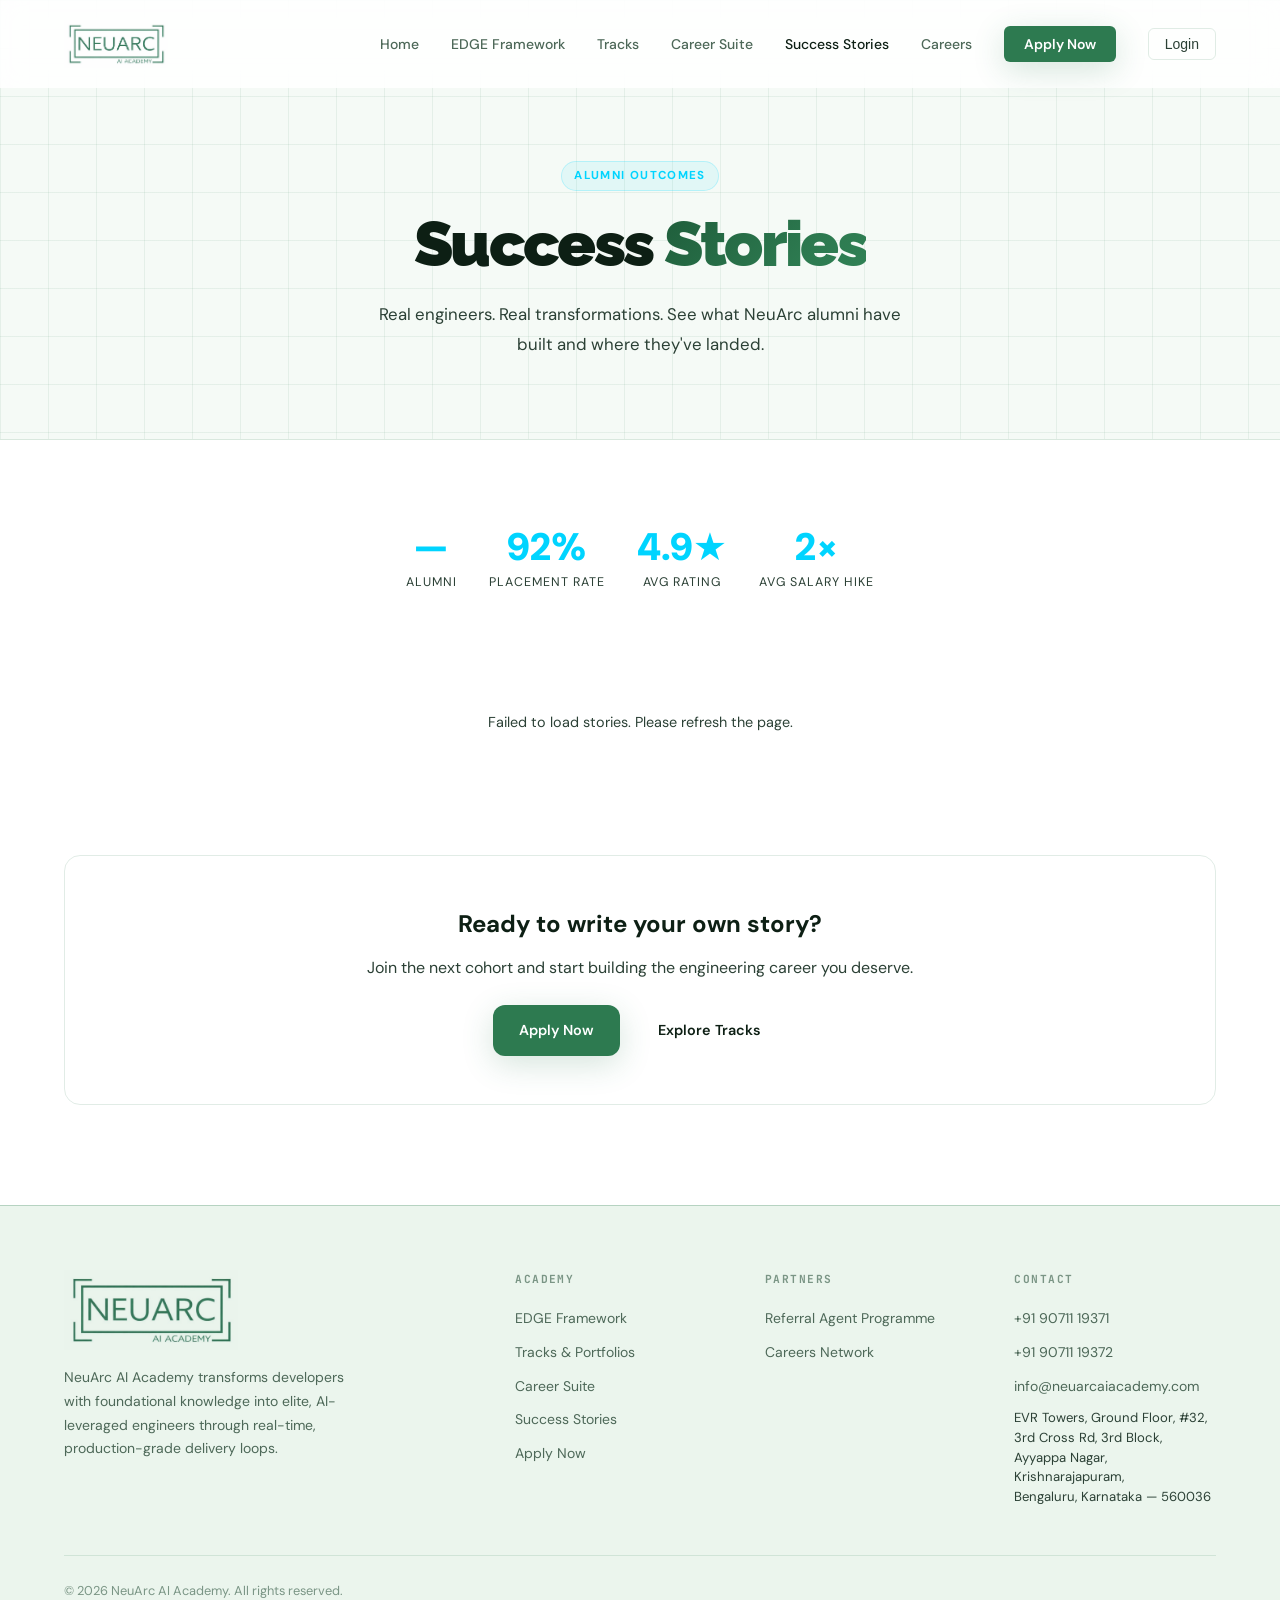
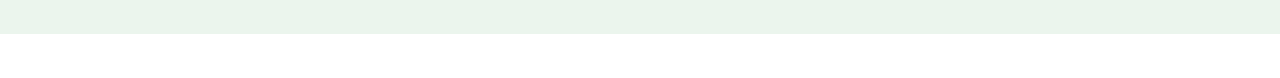
<file: success-stories.html>
<!DOCTYPE html>
<html lang="en">
<head>
  <meta charset="UTF-8" />
  <meta name="viewport" content="width=device-width, initial-scale=1.0" />
  <meta name="description" content="Real stories from NeuArc AI Academy alumni who landed top engineering roles." />
  <title>Success Stories — NeuArc AI Academy</title>
  <link rel="preconnect" href="https://fonts.googleapis.com" />
  <link rel="preconnect" href="https://fonts.gstatic.com" crossorigin />
  <link href="https://fonts.googleapis.com/css2?family=Raleway:wght@400;500;600;700;800;900&family=DM+Sans:opsz,wght@9..40,300;9..40,400;9..40,500;9..40,600;9..40,700&family=JetBrains+Mono:wght@400;500;600;700&display=swap" rel="stylesheet" />
  <link rel="stylesheet" href="css/style.css" />
  <style>
    .stories-tag {
      display: inline-block;
      background: rgba(0,212,255,0.08);
      color: #00D4FF;
      border: 1px solid rgba(0,212,255,0.2);
      font-size: 0.72rem;
      font-weight: 700;
      letter-spacing: 0.12em;
      text-transform: uppercase;
      padding: 4px 12px;
      border-radius: 20px;
      margin-bottom: 18px;
    }
    .stories-grid {
      display: grid;
      grid-template-columns: repeat(auto-fill, minmax(320px, 1fr));
      gap: 24px;
    }
    .story-card {
      background: var(--surface);
      border: 1px solid var(--border);
      border-radius: 16px;
      padding: 28px 24px;
      display: flex;
      flex-direction: column;
      gap: 16px;
      transition: border-color 0.15s, transform 0.15s;
    }
    .story-card:hover {
      border-color: rgba(0,212,255,0.35);
      transform: translateY(-2px);
    }
    .story-card-header {
      display: flex;
      align-items: center;
      gap: 14px;
    }
    .story-avatar {
      width: 52px;
      height: 52px;
      border-radius: 50%;
      object-fit: cover;
      border: 2px solid var(--border);
      flex-shrink: 0;
      background: var(--surface2);
    }
    .story-avatar-placeholder {
      width: 52px;
      height: 52px;
      border-radius: 50%;
      background: linear-gradient(135deg, rgba(0,212,255,0.2), rgba(139,92,246,0.2));
      border: 2px solid var(--border);
      flex-shrink: 0;
      display: flex;
      align-items: center;
      justify-content: center;
      font-size: 1.3rem;
      font-weight: 700;
      color: #00D4FF;
    }
    .story-meta h3 {
      margin: 0 0 3px;
      font-size: 1rem;
      font-weight: 700;
      color: var(--text);
    }
    .story-meta p {
      margin: 0;
      font-size: 0.8rem;
      color: var(--text-2);
    }
    .story-track-badge {
      display: inline-block;
      font-size: 0.68rem;
      font-weight: 700;
      letter-spacing: 0.08em;
      text-transform: uppercase;
      padding: 3px 10px;
      border-radius: 20px;
      background: rgba(0,212,255,0.08);
      color: #00D4FF;
      border: 1px solid rgba(0,212,255,0.18);
      align-self: flex-start;
    }
    .story-quote {
      font-size: 0.9rem;
      line-height: 1.7;
      color: var(--text-2);
      position: relative;
      padding-left: 16px;
    }
    .story-quote::before {
      content: '';
      position: absolute;
      left: 0;
      top: 4px;
      bottom: 4px;
      width: 3px;
      background: linear-gradient(to bottom, #00D4FF, rgba(0,212,255,0.1));
      border-radius: 2px;
    }
    .stories-stat-bar {
      display: flex;
      gap: 32px;
      justify-content: center;
      flex-wrap: wrap;
      margin: 48px 0 56px;
    }
    .stat-item { text-align: center; }
    .stat-item .stat-num {
      font-size: 2.4rem;
      font-weight: 900;
      color: #00D4FF;
      display: block;
      line-height: 1;
    }
    .stat-item .stat-label {
      font-size: 0.78rem;
      color: var(--text-2);
      text-transform: uppercase;
      letter-spacing: 0.08em;
      margin-top: 4px;
    }
    .stories-cta {
      text-align: center;
      background: var(--surface);
      border: 1px solid var(--border);
      border-radius: 16px;
      padding: 48px 24px;
      margin-top: 60px;
    }
    .stories-cta h2 { margin: 0 0 10px; font-size: 1.5rem; }
    .stories-cta p  { margin: 0 0 24px; color: var(--text-2); }
    .stories-cta .btn-row { display: flex; gap: 12px; justify-content: center; flex-wrap: wrap; }
    #loadingMsg { text-align: center; padding: 60px; color: var(--text-2); font-size: 0.9rem; }
    .empty-state { text-align: center; padding: 60px; color: var(--text-2); }
  </style>
</head>
<body>

<!-- ══ Navigation ══ -->
<nav id="navbar">
  <div class="nav-container">
    <a href="index.html" class="nav-logo">
      <img class="nav-logo-img" src="assets/neuarc-logo.png" alt="NeuArc AI Academy"
           onerror="this.style.display='none';this.nextElementSibling.style.display='flex'" />
      <span class="logo-css">NEUARC <span class="logo-css-sub">AI ACADEMY</span></span>
    </a>
    <button class="nav-toggle" id="navToggle" aria-label="Toggle menu">
      <span></span><span></span><span></span>
    </button>
    <ul class="nav-links" id="navLinks">
      <li><a href="index.html">Home</a></li>
      <li><a href="edge-framework.html">EDGE Framework</a></li>
      <li><a href="tracks.html">Tracks</a></li>
      <li><a href="career.html">Career Suite</a></li>
      <li><a href="success-stories.html" class="active">Success Stories</a></li>
      <li><a href="careers.html">Careers</a></li>
      <li><a href="apply.html" class="nav-cta">Apply Now</a></li>
      <li><button class="nav-login-btn" aria-label="Login to portal">Login</button></li>
    </ul>
  </div>
</nav>

<!-- ══ Page Header ══ -->
<div class="page-header">
  <div class="container">
    <div class="stories-tag reveal">Alumni Outcomes</div>
    <h1 class="reveal d1">Success <span class="gradient-text">Stories</span></h1>
    <p class="reveal d2" style="max-width:560px;margin:0 auto;color:var(--text-2);font-size:1.05rem;">
      Real engineers. Real transformations. See what NeuArc alumni have built and where they've landed.
    </p>
  </div>
</div>

<!-- ══ Stats ══ -->
<section style="padding:40px 0 0;">
  <div class="container">
    <div class="stories-stat-bar reveal">
      <div class="stat-item">
        <span class="stat-num" id="statAlumni">—</span>
        <span class="stat-label">Alumni</span>
      </div>
      <div class="stat-item">
        <span class="stat-num">92%</span>
        <span class="stat-label">Placement Rate</span>
      </div>
      <div class="stat-item">
        <span class="stat-num">4.9★</span>
        <span class="stat-label">Avg Rating</span>
      </div>
      <div class="stat-item">
        <span class="stat-num">2×</span>
        <span class="stat-label">Avg Salary Hike</span>
      </div>
    </div>
  </div>
</section>

<!-- ══ Stories Grid ══ -->
<section class="section" style="padding-top:0;">
  <div class="container">
    <div id="loadingMsg">Loading success stories…</div>
    <div class="stories-grid reveal" id="storiesGrid" style="display:none;"></div>
    <div class="empty-state" id="emptyState" style="display:none;">
      <p>No stories yet — check back soon!</p>
    </div>

    <!-- CTA -->
    <div class="stories-cta reveal">
      <h2>Ready to write your own story?</h2>
      <p>Join the next cohort and start building the engineering career you deserve.</p>
      <div class="btn-row">
        <a href="apply.html" class="btn btn-primary">Apply Now</a>
        <a href="tracks.html" class="btn btn-secondary">Explore Tracks</a>
      </div>
    </div>
  </div>
</section>

<!-- ══ Footer ══ -->
<footer>
  <div class="container">
    <div class="footer-inner">
      <div class="footer-brand">
        <img src="assets/neuarc-logo.png" alt="NeuArc AI Academy"
             onerror="this.style.display='none'" />
        <p>NeuArc AI Academy transforms developers with foundational knowledge into elite, AI-leveraged engineers through real-time, production-grade delivery loops.</p>
      </div>
      <div class="footer-col">
        <h5>Academy</h5>
        <a href="edge-framework.html">EDGE Framework</a>
        <a href="tracks.html">Tracks &amp; Portfolios</a>
        <a href="career.html">Career Suite</a>
        <a href="success-stories.html">Success Stories</a>
        <a href="apply.html">Apply Now</a>
      </div>
      <div class="footer-col">
        <h5>Partners</h5>
        <a href="agents.html">Referral Agent Programme</a>
        <a href="careers.html">Careers Network</a>
      </div>
      <div class="footer-col">
        <h5>Contact</h5>
        <a href="tel:+919071119371">+91 90711 19371</a>
        <a href="tel:+919071119372">+91 90711 19372</a>
        <a href="mailto:info@neuarcaiacademy.com">info@neuarcaiacademy.com</a>
        <span style="font-size:0.82rem;line-height:1.5;color:var(--text-2);display:block;margin-top:8px;">EVR Towers, Ground Floor, #32, 3rd Cross Rd, 3rd Block,<br>Ayyappa Nagar, Krishnarajapuram,<br>Bengaluru, Karnataka — 560036</span>
      </div>
    </div>
    <div class="footer-bottom">
      <span>&copy; 2026 NeuArc AI Academy. All rights reserved.</span>
    </div>
  </div>
</footer>

<script src="js/main.js"></script>
<script src="js/cms-globals.js"></script>
<script src="js/login-popup.js"></script>
<script>
(function () {
  'use strict';

  var API_BASE = 'https://admin.neuarcaiacademy.com';

  var grid       = document.getElementById('storiesGrid');
  var loadingMsg = document.getElementById('loadingMsg');
  var emptyState = document.getElementById('emptyState');
  var statAlumni = document.getElementById('statAlumni');

  fetch(API_BASE + '/api/public/testimonials')
    .then(function (r) { return r.json(); })
    .then(function (data) {
      loadingMsg.style.display = 'none';
      var stories = Array.isArray(data) ? data : [];
      if (statAlumni) statAlumni.textContent = stories.length + '+';

      if (!stories.length) {
        emptyState.style.display = 'block';
        return;
      }

      grid.innerHTML = stories.map(function (s) {
        var initial = (s.alumni_name || 'A').charAt(0).toUpperCase();
        var avatarHtml = s.avatar_url
          ? '<img class="story-avatar" src="' + escHtml(s.avatar_url) + '" alt="' + escHtml(s.alumni_name) + '" onerror="this.outerHTML=\'<div class=story-avatar-placeholder>' + initial + '</div>\'" />'
          : '<div class="story-avatar-placeholder">' + initial + '</div>';

        return '<div class="story-card">' +
          '<div class="story-card-header">' +
            avatarHtml +
            '<div class="story-meta">' +
              '<h3>' + escHtml(s.alumni_name) + '</h3>' +
              '<p>' + escHtml(s.title || '') + '</p>' +
            '</div>' +
          '</div>' +
          (s.track ? '<span class="story-track-badge">' + escHtml(s.track) + '</span>' : '') +
          '<blockquote class="story-quote">' + escHtml(s.testimonial) + '</blockquote>' +
        '</div>';
      }).join('');

      grid.style.display = 'grid';
    })
    .catch(function () {
      loadingMsg.textContent = 'Failed to load stories. Please refresh the page.';
    });

  function escHtml(str) {
    return String(str || '')
      .replace(/&/g, '&amp;')
      .replace(/</g, '&lt;')
      .replace(/>/g, '&gt;')
      .replace(/"/g, '&quot;');
  }
}());
</script>
</body>
</html>
</file>
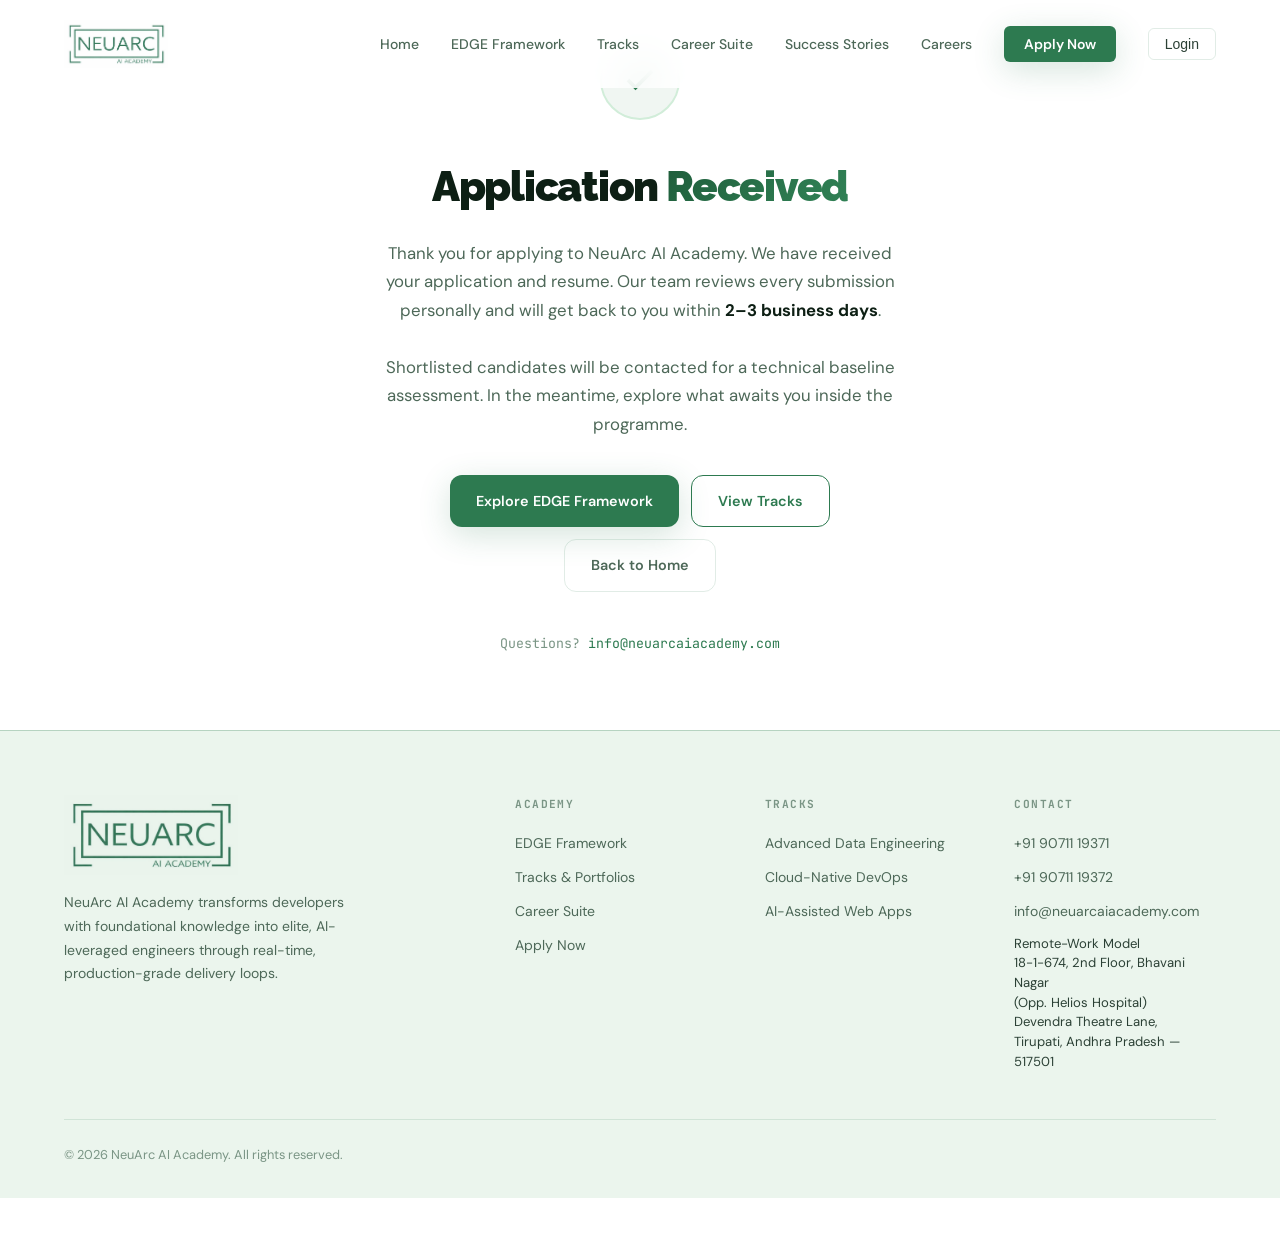
<file: thankyou.html>
<!DOCTYPE html>
<html lang="en">
<head>
  <meta charset="UTF-8" />
  <meta name="viewport" content="width=device-width, initial-scale=1.0" />
  <meta name="description" content="Application received — NeuArc AI Academy" />
  <title>Application Received — NeuArc AI Academy</title>
  <link rel="preconnect" href="https://fonts.googleapis.com" />
  <link rel="preconnect" href="https://fonts.gstatic.com" crossorigin />
  <link href="https://fonts.googleapis.com/css2?family=Raleway:wght@400;500;600;700;800;900&family=DM+Sans:opsz,wght@9..40,300;9..40,400;9..40,500;9..40,600;9..40,700&family=JetBrains+Mono:wght@400;500;600;700&display=swap" rel="stylesheet" />
  <link rel="stylesheet" href="css/style.css" />
</head>
<body>

<!-- ══ Navigation ══ -->
<nav id="navbar">
  <div class="nav-container">
    <a href="index.html" class="nav-logo">
      <img class="nav-logo-img" src="assets/neuarc-logo.png" alt="NeuArc AI Academy"
           onerror="this.style.display='none';this.nextElementSibling.style.display='flex'" />
      <span class="logo-css">NEUARC <span class="logo-css-sub">AI ACADEMY</span></span>
    </a>
    <button class="nav-toggle" id="navToggle" aria-label="Toggle menu">
      <span></span><span></span><span></span>
    </button>
    <ul class="nav-links" id="navLinks">
      <li><a href="index.html">Home</a></li>
      <li><a href="edge-framework.html">EDGE Framework</a></li>
      <li><a href="tracks.html">Tracks</a></li>
      <li><a href="career.html">Career Suite</a></li>
      <li><a href="success-stories.html">Success Stories</a></li>
      <li><a href="careers.html">Careers</a></li>
      <li><a href="apply.html" class="nav-cta">Apply Now</a></li>
      <li><button class="nav-login-btn" aria-label="Login to portal">Login</button></li>
    </ul>
  </div>
</nav>

<!-- ══ Thank You ══ -->
<section class="thankyou-section">
  <div class="thankyou-wrap reveal">

    <div class="thankyou-icon">
      <svg width="36" height="36" viewBox="0 0 24 24" fill="none" stroke="currentColor" stroke-width="2.5" style="color:var(--g)">
        <polyline points="20 6 9 17 4 12"/>
      </svg>
    </div>

    <h1>Application <span class="gradient-text">Received</span></h1>
    <p>
      Thank you for applying to NeuArc AI Academy. We have received your application and resume. Our team reviews every submission personally and will get back to you within <strong style="color:var(--text-1)">2–3 business days</strong>.
      <br /><br />
      Shortlisted candidates will be contacted for a technical baseline assessment. In the meantime, explore what awaits you inside the programme.
    </p>

    <div class="thankyou-actions">
      <a href="edge-framework.html" class="btn btn-primary">Explore EDGE Framework</a>
      <a href="tracks.html" class="btn btn-outline">View Tracks</a>
      <a href="index.html" class="btn btn-ghost">Back to Home</a>
    </div>

    <p style="margin-top:40px;font-size:0.83rem;color:var(--text-4);font-family:var(--font-mono);">
      Questions? <a href="mailto:info@neuarcaiacademy.com" style="color:var(--g)">info@neuarcaiacademy.com</a>
    </p>

  </div>
</section>

<!-- ══ Footer ══ -->
<footer>
  <div class="container">
    <div class="footer-inner">
      <div class="footer-brand">
        <img src="assets/neuarc-logo.png" alt="NeuArc AI Academy"
             onerror="this.style.display='none'" />
        <p>NeuArc AI Academy transforms developers with foundational knowledge into elite, AI-leveraged engineers through real-time, production-grade delivery loops.</p>
      </div>
      <div class="footer-col">
        <h5>Academy</h5>
        <a href="edge-framework.html">EDGE Framework</a>
        <a href="tracks.html">Tracks &amp; Portfolios</a>
        <a href="career.html">Career Suite</a>
        <a href="apply.html">Apply Now</a>
      </div>
      <div class="footer-col">
        <h5>Tracks</h5>
        <a href="tracks.html">Advanced Data Engineering</a>
        <a href="tracks.html">Cloud-Native DevOps</a>
        <a href="tracks.html">AI-Assisted Web Apps</a>
      </div>
      <div class="footer-col">
        <h5>Contact</h5>
        <a href="tel:+919071119371">+91 90711 19371</a>
        <a href="tel:+919071119372">+91 90711 19372</a>
        <a href="mailto:info@neuarcaiacademy.com">info@neuarcaiacademy.com</a>
        <span style="font-size:0.82rem;line-height:1.5;color:var(--text-2);display:block;margin-top:8px;">Remote-Work Model<br>18-1-674, 2nd Floor, Bhavani Nagar<br>(Opp. Helios Hospital)<br>Devendra Theatre Lane,<br>Tirupati, Andhra Pradesh — 517501</span>
      </div>
    </div>
    <div class="footer-bottom">
      <span>&copy; 2026 NeuArc AI Academy. All rights reserved.</span>
    </div>
  </div>
</footer>

<script src="js/main.js"></script>
<script src="js/login-popup.js"></script>
</body>
</html>
</file>
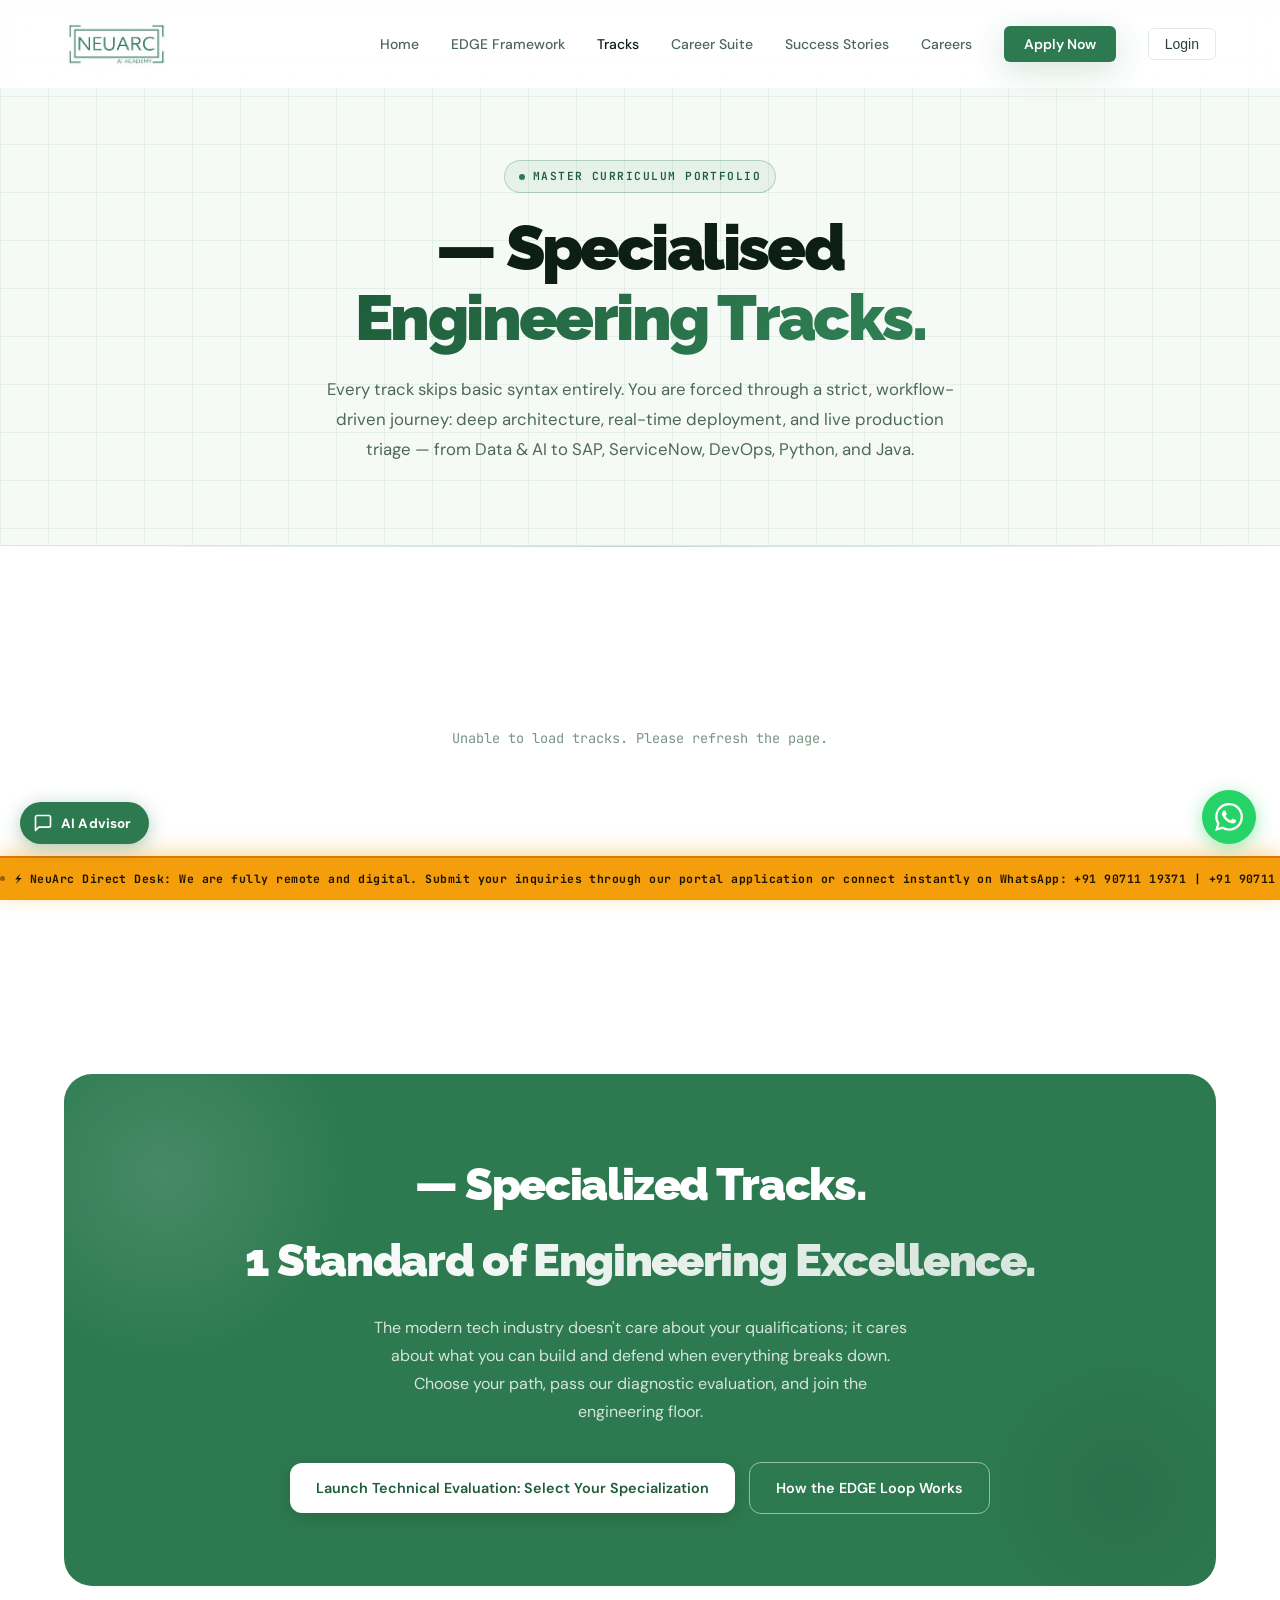
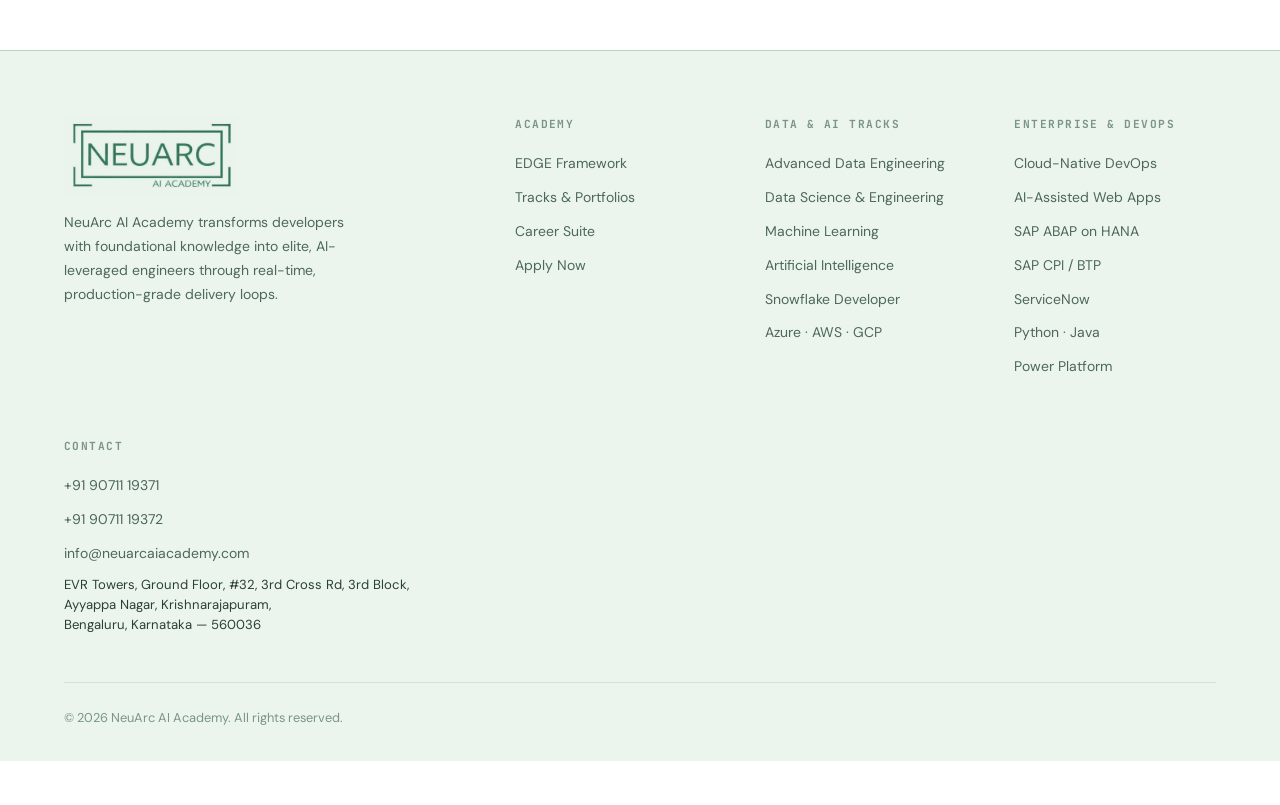
<file: tracks.html>
<!DOCTYPE html>
<html lang="en">
<head>
  <meta charset="UTF-8" />
  <meta name="viewport" content="width=device-width, initial-scale=1.0" />
  <meta name="description" content="NeuArc AI Academy — production-grade specialisation tracks across Data, AI, Cloud, SAP, ServiceNow, Python, Java and more." />
  <title>Tracks &amp; Portfolios — NeuArc AI Academy</title>
  <link rel="preconnect" href="https://fonts.googleapis.com" />
  <link rel="preconnect" href="https://fonts.gstatic.com" crossorigin />
  <link href="https://fonts.googleapis.com/css2?family=Raleway:wght@400;500;600;700;800;900&family=DM+Sans:opsz,wght@9..40,300;9..40,400;9..40,500;9..40,600;9..40,700&family=JetBrains+Mono:wght@400;500;600;700&display=swap" rel="stylesheet" />
  <link rel="stylesheet" href="css/style.css" />
</head>
<body>

<!-- ══ Navigation ══ -->
<nav id="navbar">
  <div class="nav-container">
    <a href="index.html" class="nav-logo">
      <img class="nav-logo-img" src="assets/neuarc-logo.png" alt="NeuArc AI Academy"
           onerror="this.style.display='none';this.nextElementSibling.style.display='flex'" />
      <span class="logo-css">NEUARC <span class="logo-css-sub">AI ACADEMY</span></span>
    </a>
    <button class="nav-toggle" id="navToggle" aria-label="Toggle menu">
      <span></span><span></span><span></span>
    </button>
    <ul class="nav-links" id="navLinks">
      <li><a href="index.html">Home</a></li>
      <li><a href="edge-framework.html">EDGE Framework</a></li>
      <li><a href="tracks.html">Tracks</a></li>
      <li><a href="career.html">Career Suite</a></li>
      <li><a href="success-stories.html">Success Stories</a></li>
      <li><a href="careers.html">Careers</a></li>
      <li><a href="apply.html" class="nav-cta">Apply Now</a></li>
      <li><button class="nav-login-btn" aria-label="Login to portal">Login</button></li>
    </ul>
  </div>
</nav>

<!-- ══ Page Header ══ -->
<div class="page-header">
  <div class="container">
    <div class="section-tag reveal">Master Curriculum Portfolio</div>
    <h1 class="reveal d1">
      <span id="tracks-count-hero">—</span> Specialised<br />
      <span class="gradient-text">Engineering Tracks.</span>
    </h1>
    <p class="reveal d2">
      Every track skips basic syntax entirely. You are forced through a strict, workflow-driven
      journey: deep architecture, real-time deployment, and live production triage — from Data
      &amp; AI to SAP, ServiceNow, DevOps, Python, and Java.
    </p>
  </div>
</div>
<div class="divider"></div>

<!-- ══ Tracks Section (fully dynamic — rendered by tracks-cms.js) ══ -->
<section class="section" id="tracks-section">
  <div class="container" id="tracks-container">
    <div id="tracks-loading" style="text-align:center;padding:80px 0">
      <p style="font-family:var(--font-mono);font-size:0.85rem;color:var(--text-4);letter-spacing:0.08em">LOADING TRACKS…</p>
    </div>
  </div>
</section>

<!-- ══ CTA Banner ══ -->
<section class="section-sm">
  <div class="container">
    <div class="cta-banner reveal">
      <h2><span id="tracks-count-cta">—</span> Specialized Tracks.<br /><span class="gradient-text">1 Standard of Engineering Excellence.</span></h2>
      <p>The modern tech industry doesn't care about your qualifications; it cares about what you can build and defend when everything breaks down. Choose your path, pass our diagnostic evaluation, and join the engineering floor.</p>
      <div class="cta-btns">
        <a href="index.html#apply" class="btn btn-primary">Launch Technical Evaluation: Select Your Specialization</a>
        <a href="edge-framework.html" class="btn btn-outline">How the EDGE Loop Works</a>
      </div>
    </div>
  </div>
</section>

<!-- ══ Footer ══ -->
<footer>
  <div class="container">
    <div class="footer-inner">
      <div class="footer-brand">
        <img src="assets/neuarc-logo.png" alt="NeuArc AI Academy" onerror="this.style.display='none'" />
        <p>NeuArc AI Academy transforms developers with foundational knowledge into elite, AI-leveraged engineers through real-time, production-grade delivery loops.</p>
      </div>
      <div class="footer-col">
        <h5>Academy</h5>
        <a href="edge-framework.html">EDGE Framework</a>
        <a href="tracks.html">Tracks &amp; Portfolios</a>
        <a href="career.html">Career Suite</a>
        <a href="index.html#apply">Apply Now</a>
      </div>
      <div class="footer-col">
        <h5>Data &amp; AI Tracks</h5>
        <a href="tracks.html">Advanced Data Engineering</a>
        <a href="tracks.html">Data Science &amp; Engineering</a>
        <a href="tracks.html">Machine Learning</a>
        <a href="tracks.html">Artificial Intelligence</a>
        <a href="tracks.html">Snowflake Developer</a>
        <a href="tracks.html">Azure · AWS · GCP</a>
      </div>
      <div class="footer-col">
        <h5>Enterprise &amp; DevOps</h5>
        <a href="tracks.html">Cloud-Native DevOps</a>
        <a href="tracks.html">AI-Assisted Web Apps</a>
        <a href="tracks.html">SAP ABAP on HANA</a>
        <a href="tracks.html">SAP CPI / BTP</a>
        <a href="tracks.html">ServiceNow</a>
        <a href="tracks.html">Python · Java</a>
        <a href="tracks.html">Power Platform</a>
      </div>
      <div class="footer-col">
        <h5>Contact</h5>
        <a href="tel:+919071119371">+91 90711 19371</a>
        <a href="tel:+919071119372">+91 90711 19372</a>
        <a href="mailto:info@neuarcaiacademy.com">info@neuarcaiacademy.com</a>
        <span style="font-size:0.82rem;line-height:1.5;color:var(--text-2);display:block;margin-top:8px;">EVR Towers, Ground Floor, #32, 3rd Cross Rd, 3rd Block,<br>Ayyappa Nagar, Krishnarajapuram,<br>Bengaluru, Karnataka — 560036</span>
      </div>
    </div>
    <div class="footer-bottom">
      <span>&copy; 2026 NeuArc AI Academy. All rights reserved.</span>
    </div>
  </div>
</footer>

<script src="js/main.js"></script>
<script src="js/tracks-cms.js"></script>
<script src="js/otp-widget.js"></script>
<script src="js/login-popup.js"></script>
<script src="js/chatbot.js"></script>
<script src="js/whatsapp.js"></script>


<!-- ══ Bottom Running Banner ══ -->
<div class="bottom-banner">
  <div class="bottom-banner-track">
    <span class="bottom-banner-item"><span class="bottom-banner-sep"></span>&#x26A1; NeuArc Direct Desk: We are fully remote and digital. Submit your inquiries through our portal application or connect instantly on WhatsApp: +91 90711 19371 | +91 90711 19372 | info@neuarcaiacademy.com.</span>
    <span class="bottom-banner-item"><span class="bottom-banner-sep"></span>&#x26A1; NeuArc Direct Desk: We are fully remote and digital. Submit your inquiries through our portal application or connect instantly on WhatsApp: +91 90711 19371 | +91 90711 19372 | info@neuarcaiacademy.com.</span>
    <span class="bottom-banner-item"><span class="bottom-banner-sep"></span>&#x26A1; NeuArc Direct Desk: We are fully remote and digital. Submit your inquiries through our portal application or connect instantly on WhatsApp: +91 90711 19371 | +91 90711 19372 | info@neuarcaiacademy.com.</span>
    <span class="bottom-banner-item"><span class="bottom-banner-sep"></span>&#x26A1; NeuArc Direct Desk: We are fully remote and digital. Submit your inquiries through our portal application or connect instantly on WhatsApp: +91 90711 19371 | +91 90711 19372 | info@neuarcaiacademy.com.</span>
  </div>
</div>
</body>
</html>
</file>
<file: css/style.css>
/* ══════════════════════════════════════════════
   NeuArc AI Academy — Light Theme Design System
   Fonts: Raleway (headings) + DM Sans (body) + JetBrains Mono (code)
   ══════════════════════════════════════════════ */

/* ── Reset & Variables ── */
*, *::before, *::after { box-sizing: border-box; margin: 0; padding: 0; }

:root {
  /* ── Backgrounds ── */
  --bg:          #FFFFFF;
  --bg-2:        #F5FAF6;
  --bg-3:        #EBF5ED;
  --bg-card:     #FFFFFF;
  --bg-section:  #F5FAF6;
  --bg-terminal: #0D1117;
  --bg-code:     #111827;

  /* ── Brand Green (NeuArc logo) ── */
  --g:           #2D7A50;
  --g-dark:      #1E5C3A;
  --g-mid:       #3A9462;
  --g-light:     #5ABF82;
  --g-bright:    #4ADE80;
  --g-pale:      #D1EDD9;
  --g-bg:        rgba(45, 122, 80, 0.07);
  --g-glow:      rgba(45, 122, 80, 0.22);
  --g-glow-lg:   rgba(45, 122, 80, 0.35);

  /* ── Text Scale ── */
  --text-1:  #0D1F14;
  --text-2:  #2B4035;
  --text-3:  #4D6858;
  --text-4:  #7A9585;
  --text-5:  #A8C0AF;

  /* ── Borders ── */
  --border:    rgba(45, 122, 80, 0.14);
  --border-2:  rgba(45, 122, 80, 0.28);
  --border-3:  rgba(45, 122, 80, 0.5);

  /* ── Shadows ── */
  --shadow-xs: 0 1px 3px rgba(0,0,0,0.05);
  --shadow-sm: 0 2px 8px rgba(0,0,0,0.07), 0 1px 3px rgba(0,0,0,0.04);
  --shadow:    0 4px 20px rgba(0,0,0,0.09), 0 2px 6px rgba(0,0,0,0.05);
  --shadow-lg: 0 12px 48px rgba(0,0,0,0.11), 0 4px 14px rgba(0,0,0,0.06);
  --shadow-green:    0 8px 32px rgba(45,122,80,0.2);
  --shadow-green-lg: 0 16px 56px rgba(45,122,80,0.28);

  /* ── Semantic ── */
  --red:   #DC2626;
  --amber: #D97706;
  --cyan:  #0891B2;
  --white: #FFFFFF;

  /* ── Fonts ── */
  --font-head: 'Raleway', 'DM Sans', system-ui, sans-serif;
  --font-sans: 'DM Sans', system-ui, sans-serif;
  --font-mono: 'JetBrains Mono', 'Fira Code', monospace;

  /* ── Radius ── */
  --r-sm:  6px;
  --r:     12px;
  --r-lg:  20px;
  --r-xl:  28px;

  /* ── Transitions ── */
  --t:   0.3s cubic-bezier(0.4, 0, 0.2, 1);
  --t-f: 0.18s ease;
}

html { scroll-behavior: smooth; }

body {
  font-family: var(--font-sans);
  background: var(--bg);
  color: var(--text-1);
  line-height: 1.7;
  overflow-x: hidden;
  -webkit-font-smoothing: antialiased;
}

a { text-decoration: none; color: inherit; }
ul { list-style: none; }
img { max-width: 100%; display: block; }

.container {
  max-width: 1200px;
  margin: 0 auto;
  padding: 0 24px;
}
.section    { padding: 100px 0; }
.section-sm { padding: 64px 0; }

/* ── Scroll Reveal ── */
.reveal {
  opacity: 0;
  transform: translateY(28px);
  transition: opacity 0.65s ease, transform 0.65s ease;
}
.reveal.visible { opacity: 1; transform: none; }
.d1 { transition-delay: 0.08s; }
.d2 { transition-delay: 0.16s; }
.d3 { transition-delay: 0.24s; }
.d4 { transition-delay: 0.32s; }
.d5 { transition-delay: 0.40s; }
.d6 { transition-delay: 0.48s; }
.d7 { transition-delay: 0.56s; }
.d8 { transition-delay: 0.64s; }

/* ── Typography Utilities ── */
.gradient-text {
  background: linear-gradient(135deg, var(--g-dark) 0%, var(--g) 40%, var(--g-mid) 100%);
  background-size: 200% auto;
  -webkit-background-clip: text;
  -webkit-text-fill-color: transparent;
  background-clip: text;
  animation: gradientShift 5s linear infinite;
}

.mono { font-family: var(--font-mono); }

/* ── Section Labels ── */
.section-tag {
  display: inline-flex;
  align-items: center;
  gap: 8px;
  font-family: var(--font-mono);
  font-size: 0.7rem;
  font-weight: 600;
  letter-spacing: 0.13em;
  text-transform: uppercase;
  color: var(--g-dark);
  background: var(--g-bg);
  border: 1px solid var(--border-2);
  border-radius: 100px;
  padding: 6px 14px;
  margin-bottom: 20px;
}
.section-tag::before {
  content: '';
  width: 6px; height: 6px;
  border-radius: 50%;
  background: var(--g);
  animation: pulse 2s infinite;
}

.section-title {
  font-family: var(--font-head);
  font-size: clamp(2rem, 4vw, 3.2rem);
  font-weight: 800;
  line-height: 1.1;
  letter-spacing: -0.03em;
  color: var(--text-1);
  margin-bottom: 16px;
}
.section-sub {
  font-size: 1.05rem;
  color: var(--text-3);
  max-width: 680px;
  line-height: 1.8;
}

/* ── Buttons ── */
.btn {
  display: inline-flex;
  align-items: center;
  gap: 10px;
  padding: 13px 26px;
  border-radius: var(--r);
  font-size: 0.9rem;
  font-weight: 600;
  cursor: pointer;
  transition: var(--t);
  border: none;
  white-space: nowrap;
  font-family: var(--font-sans);
}
.btn-primary {
  background: var(--g);
  color: #fff;
  box-shadow: var(--shadow-green);
}
.btn-primary:hover {
  background: var(--g-dark);
  box-shadow: var(--shadow-green-lg);
  transform: translateY(-2px);
}
.btn-outline {
  background: transparent;
  color: var(--g);
  border: 1.5px solid var(--g);
}
.btn-outline:hover {
  background: var(--g-bg);
  border-color: var(--g-dark);
  color: var(--g-dark);
  transform: translateY(-2px);
}
.btn-ghost {
  background: transparent;
  color: var(--text-3);
  border: 1px solid var(--border);
}
.btn-ghost:hover {
  background: var(--bg-2);
  color: var(--text-1);
}
.btn-sub {
  font-size: 0.73rem;
  color: var(--text-4);
  margin-top: 8px;
  display: block;
  font-family: var(--font-mono);
}

/* ── Navigation ── */
#navbar {
  position: fixed;
  top: 0; left: 0; right: 0;
  z-index: 1000;
  padding: 20px 0;
  transition: var(--t);
  background: rgba(255,255,255,0.85);
  backdrop-filter: blur(12px);
  -webkit-backdrop-filter: blur(12px);
}
#navbar.scrolled {
  background: rgba(255,255,255,0.97);
  padding: 13px 0;
  border-bottom: 1px solid var(--border);
  box-shadow: var(--shadow-xs);
}
.nav-container {
  max-width: 1200px;
  margin: 0 auto;
  padding: 0 24px;
  display: flex;
  align-items: center;
  justify-content: space-between;
  position: relative;
}
.nav-logo { display: flex; align-items: center; gap: 10px; }
.nav-logo-img { height: 48px; width: auto; mix-blend-mode: multiply; }

/* CSS fallback logo */
.logo-css {
  display: none;
  align-items: center;
  gap: 6px;
  font-family: var(--font-head);
  font-weight: 900;
  font-size: 1.1rem;
  letter-spacing: 0.08em;
  color: var(--g);
  position: relative;
  padding: 4px 8px;
  border-top: 2px solid var(--g);
  border-bottom: 2px solid var(--g);
}
.logo-css::before {
  content: '';
  position: absolute;
  top: -2px; left: -2px;
  width: 9px; height: 9px;
  border-top: 2px solid var(--g);
  border-left: 2px solid var(--g);
}
.logo-css::after {
  content: '';
  position: absolute;
  bottom: -2px; right: -2px;
  width: 9px; height: 9px;
  border-bottom: 2px solid var(--g);
  border-right: 2px solid var(--g);
}
.logo-css-sub {
  font-size: 0.5em;
  font-weight: 600;
  color: var(--g-mid);
  letter-spacing: 0.16em;
  display: block;
  line-height: 1;
}
.nav-links {
  display: flex;
  align-items: center;
  gap: 32px;
}
.nav-links a {
  font-size: 0.875rem;
  font-weight: 500;
  color: var(--text-3);
  transition: var(--t-f);
}
.nav-links a:hover,
.nav-links a.nav-active { color: var(--text-1); }
.nav-links .nav-cta {
  background: var(--g);
  color: #fff;
  padding: 9px 20px;
  border-radius: var(--r-sm);
  font-weight: 600;
  box-shadow: var(--shadow-green);
}
.nav-links .nav-cta:hover {
  background: var(--g-dark);
  box-shadow: var(--shadow-green-lg);
  transform: translateY(-1px);
}
.nav-toggle {
  display: none;
  flex-direction: column;
  gap: 5px;
  background: none;
  border: none;
  cursor: pointer;
  padding: 4px;
}
.nav-toggle span {
  display: block;
  width: 24px; height: 2px;
  background: var(--text-1);
  border-radius: 2px;
  transition: var(--t);
}
.nav-toggle.open span:nth-child(1) { transform: translateY(7px) rotate(45deg); }
.nav-toggle.open span:nth-child(2) { opacity: 0; }
.nav-toggle.open span:nth-child(3) { transform: translateY(-7px) rotate(-45deg); }

/* ── Divider ── */
.divider {
  height: 1px;
  background: linear-gradient(90deg, transparent, var(--border-2), transparent);
}

/* ── Page Header (inner pages) ── */
.page-header {
  padding: 160px 0 80px;
  text-align: center;
  position: relative;
  overflow: hidden;
  background: var(--bg-2);
  border-bottom: 1px solid var(--border);
}
.page-header::before {
  content: '';
  position: absolute;
  inset: 0;
  background-image:
    linear-gradient(var(--border) 1px, transparent 1px),
    linear-gradient(90deg, var(--border) 1px, transparent 1px);
  background-size: 48px 48px;
  opacity: 0.6;
}
.page-header .container { position: relative; z-index: 2; }
.page-header h1 {
  font-family: var(--font-head);
  font-size: clamp(2.4rem, 5vw, 4rem);
  font-weight: 900;
  letter-spacing: -0.04em;
  line-height: 1.1;
  color: var(--text-1);
  margin-bottom: 20px;
}
.page-header p {
  font-size: 1.05rem;
  color: var(--text-3);
  max-width: 640px;
  margin: 0 auto;
  line-height: 1.8;
}

/* ── Hero ── */
.hero {
  min-height: 100vh;
  display: flex;
  align-items: center;
  position: relative;
  overflow: hidden;
  padding-top: 80px;
  background: var(--bg);
}
.hero-bg {
  position: absolute;
  inset: 0;
  pointer-events: none;
}
.hero-grid {
  position: absolute;
  inset: 0;
  background-image:
    linear-gradient(var(--border) 1px, transparent 1px),
    linear-gradient(90deg, var(--border) 1px, transparent 1px);
  background-size: 56px 56px;
  mask-image: radial-gradient(ellipse 80% 70% at 60% 50%, #000 30%, transparent 80%);
  opacity: 0.7;
}
.hero-glow {
  position: absolute;
  border-radius: 50%;
  pointer-events: none;
}
.hero-glow-1 {
  width: 700px; height: 700px;
  background: radial-gradient(circle, rgba(45,122,80,0.08) 0%, transparent 65%);
  top: -200px; right: -100px;
}
.hero-glow-2 {
  width: 400px; height: 400px;
  background: radial-gradient(circle, rgba(45,122,80,0.06) 0%, transparent 65%);
  bottom: 0; left: 5%;
}
.hero-inner {
  position: relative;
  z-index: 2;
  display: grid;
  grid-template-columns: 1fr 1fr;
  gap: 64px;
  align-items: center;
  max-width: 1200px;
  margin: 0 auto;
  padding: 0 24px;
  width: 100%;
}
.hero-badge {
  display: inline-flex;
  align-items: center;
  gap: 8px;
  font-family: var(--font-mono);
  font-size: 0.7rem;
  letter-spacing: 0.1em;
  text-transform: uppercase;
  color: var(--g-dark);
  background: var(--g-bg);
  border: 1px solid var(--border-2);
  border-radius: 100px;
  padding: 6px 14px;
  margin-bottom: 24px;
}
.badge-dot {
  width: 6px; height: 6px;
  border-radius: 50%;
  background: var(--g);
  animation: pulse 2s infinite;
}
.hero-title {
  font-family: var(--font-head);
  font-size: clamp(2.6rem, 5vw, 4rem);
  font-weight: 900;
  line-height: 1.07;
  letter-spacing: -0.04em;
  color: var(--text-1);
  margin-bottom: 24px;
}
.hero-sub {
  font-size: 1.05rem;
  color: var(--text-3);
  line-height: 1.8;
  margin-bottom: 40px;
  max-width: 520px;
}
.hero-ctas {
  display: flex;
  align-items: flex-start;
  gap: 14px;
  flex-wrap: wrap;
}

/* ── Hero right visual ── */
.hero-terminal-wrap {
  position: relative;
}
.hero-terminal-wrap::before {
  content: '';
  position: absolute;
  inset: -20px;
  background: radial-gradient(ellipse at center, rgba(45,122,80,0.08) 0%, transparent 70%);
  pointer-events: none;
}

/* ── Floating animated cards above/around terminal ── */
.hero-float-card {
  position: absolute;
  background: #fff;
  border: 1px solid var(--border-2);
  border-radius: var(--r);
  padding: 12px 16px;
  box-shadow: var(--shadow);
  display: flex;
  align-items: center;
  gap: 10px;
  font-size: 0.8rem;
  font-weight: 600;
  color: var(--text-1);
  animation: floatY 4s ease-in-out infinite;
  z-index: 3;
  white-space: nowrap;
}
.hero-float-card .fc-dot {
  width: 8px; height: 8px;
  border-radius: 50%;
}
.hero-float-card:nth-child(1) { top: -24px; right: 24px; animation-delay: 0s; }
.hero-float-card:nth-child(2) { bottom: 40px; left: -20px; animation-delay: 1.5s; animation-duration: 3.5s; }

/* ── Terminal Component ── */
.terminal {
  background: var(--bg-terminal);
  border: 1px solid rgba(255,255,255,0.06);
  border-radius: var(--r);
  overflow: hidden;
  font-family: var(--font-mono);
  font-size: 0.8rem;
  line-height: 1.72;
  box-shadow: var(--shadow-lg);
}
.terminal-header {
  background: #161b22;
  padding: 10px 16px;
  display: flex;
  align-items: center;
  gap: 8px;
  border-bottom: 1px solid rgba(255,255,255,0.05);
}
.terminal-dots { display: flex; gap: 6px; }
.terminal-dot { width: 11px; height: 11px; border-radius: 50%; }
.dot-red    { background: #FF5F57; }
.dot-yellow { background: #FEBC2E; }
.dot-green  { background: #28C840; }
.terminal-title { font-size: 0.72rem; color: #6e7681; margin-left: 8px; }
.terminal-body  { padding: 20px 22px; overflow-x: auto; color: #c9d1d9; }

/* Terminal tokens */
.t-line    { display: block; }
.t-prompt  { color: #3fb950; }
.t-cmd     { color: #e6edf3; }
.t-comment { color: #6e7681; font-style: italic; }
.t-output  { color: #c9d1d9; }
.t-alert   { color: #d29922; }
.t-error   { color: #f85149; }
.t-success { color: #3fb950; }
.t-key     { color: #79c0ff; }
.t-str     { color: #a5d6ff; }
.t-num     { color: #ff7b72; }
.t-kw      { color: #ff7b72; }
.t-fn      { color: #d2a8ff; }
.t-blank   { display: block; height: 0.9em; }

/* Code diff */
.diff-add { color: #3fb950; background: rgba(63,185,80,0.07); display: block; padding: 0 4px; }
.diff-rem { color: #f85149; background: rgba(248,81,73,0.07);  display: block; padding: 0 4px; }
.diff-ctx { color: #6e7681; display: block; padding: 0 4px; }
.diff-hdr { color: #79c0ff; display: block; padding: 0 4px; }

.cursor-blink {
  display: inline-block;
  width: 8px; height: 14px;
  background: #3fb950;
  animation: blink 1.1s step-end infinite;
  vertical-align: middle;
  margin-left: 2px;
}

/* ── Reality Check — stays DARK for impact ── */
.reality-section {
  background: #0D1F14;
  padding: 96px 0;
  position: relative;
  overflow: hidden;
}
.reality-section::before {
  content: '';
  position: absolute;
  inset: 0;
  background-image:
    linear-gradient(rgba(45,122,80,0.06) 1px, transparent 1px),
    linear-gradient(90deg, rgba(45,122,80,0.06) 1px, transparent 1px);
  background-size: 48px 48px;
}
.reality-inner {
  max-width: 900px;
  margin: 0 auto;
  text-align: center;
  position: relative;
  z-index: 1;
}
.reality-tag {
  display: inline-flex;
  align-items: center;
  gap: 8px;
  font-family: var(--font-mono);
  font-size: 0.7rem;
  text-transform: uppercase;
  letter-spacing: 0.12em;
  color: var(--amber);
  background: rgba(217,119,6,0.1);
  border: 1px solid rgba(217,119,6,0.25);
  border-radius: 100px;
  padding: 6px 14px;
  margin-bottom: 24px;
}
.reality-headline {
  font-family: var(--font-head);
  font-size: clamp(1.8rem, 4vw, 3rem);
  font-weight: 900;
  line-height: 1.18;
  letter-spacing: -0.03em;
  color: #FFFFFF;
  margin-bottom: 32px;
}
.reality-body {
  font-size: 1.05rem;
  color: rgba(255,255,255,0.65);
  line-height: 1.85;
  margin-bottom: 20px;
}
.reality-body strong { color: #FFFFFF; }
.reality-kicker {
  font-size: 1.1rem;
  font-weight: 700;
  color: var(--g-bright);
  font-family: var(--font-mono);
  border-top: 1px solid rgba(74,222,128,0.2);
  padding-top: 28px;
  margin-top: 12px;
  line-height: 1.6;
}

/* ── Portfolio Matrix ── */
.vertical-tag {
  display: inline-flex;
  align-items: center;
  gap: 6px;
  font-family: var(--font-mono);
  font-size: 0.68rem;
  text-transform: uppercase;
  letter-spacing: 0.1em;
  padding: 5px 12px;
  border-radius: 4px;
  margin-bottom: 24px;
}
.vert-a { background: var(--g-bg); color: var(--g-dark); border: 1px solid var(--border-2); }
.vert-b { background: rgba(8,145,178,0.07); color: #0369A1; border: 1px solid rgba(8,145,178,0.2); }
.vert-c { background: rgba(217,119,6,0.07); color: #B45309; border: 1px solid rgba(217,119,6,0.2); }

.matrix-grid {
  display: grid;
  grid-template-columns: repeat(3, 1fr);
  gap: 20px;
}
.matrix-card {
  background: var(--bg-card);
  border: 1px solid var(--border);
  border-radius: var(--r-lg);
  padding: 28px;
  transition: var(--t);
  position: relative;
  overflow: hidden;
  box-shadow: var(--shadow-xs);
}
.matrix-card::before {
  content: '';
  position: absolute;
  top: 0; left: 0; right: 0;
  height: 3px;
  background: linear-gradient(90deg, transparent, var(--g), transparent);
  opacity: 0;
  transition: var(--t);
}
.matrix-card:hover {
  border-color: var(--border-2);
  box-shadow: var(--shadow-green);
  transform: translateY(-4px);
}
.matrix-card:hover::before { opacity: 1; }
.matrix-num  { font-family: var(--font-mono); font-size: 0.65rem; color: var(--g); opacity: 0.7; margin-bottom: 12px; letter-spacing: 0.08em; }
.matrix-icon { font-size: 1.7rem; margin-bottom: 14px; }
.matrix-title { font-family: var(--font-head); font-size: 1rem; font-weight: 700; color: var(--text-1); margin-bottom: 10px; line-height: 1.3; }
.matrix-desc  { font-size: 0.875rem; color: var(--text-3); line-height: 1.65; }
.matrix-outcome {
  margin-top: 16px;
  padding-top: 14px;
  border-top: 1px solid var(--border);
  font-family: var(--font-mono);
  font-size: 0.72rem;
  color: var(--g-dark);
  font-weight: 600;
}

/* ── Tech Stack ── */
.stack-section { padding: 64px 0; background: var(--bg-2); }
.stack-title {
  text-align: center;
  font-size: 0.78rem;
  font-family: var(--font-mono);
  color: var(--text-4);
  text-transform: uppercase;
  letter-spacing: 0.14em;
  margin-bottom: 40px;
}
.stack-logos {
  display: flex;
  align-items: center;
  justify-content: center;
  gap: 36px;
  flex-wrap: wrap;
}
.stack-item {
  display: flex;
  flex-direction: column;
  align-items: center;
  gap: 10px;
  opacity: 0.55;
  transition: var(--t);
  cursor: default;
}
.stack-item:hover { opacity: 1; transform: translateY(-3px); }
.stack-logo-box {
  width: 60px; height: 60px;
  border: 1px solid var(--border-2);
  border-radius: var(--r);
  display: flex;
  align-items: center;
  justify-content: center;
  background: var(--bg-card);
  font-family: var(--font-mono);
  font-size: 0.62rem;
  font-weight: 700;
  color: var(--g-dark);
  letter-spacing: 0.04em;
  box-shadow: var(--shadow-xs);
  transition: var(--t);
}
.stack-item:hover .stack-logo-box {
  border-color: var(--g);
  box-shadow: var(--shadow-green);
  color: var(--g-dark);
}
.stack-label {
  font-size: 0.67rem;
  color: var(--text-4);
  font-family: var(--font-mono);
  text-align: center;
  line-height: 1.4;
}

/* ── CTA Banner ── */
.cta-banner {
  background: var(--g);
  border-radius: var(--r-xl);
  padding: 72px 64px;
  text-align: center;
  position: relative;
  overflow: hidden;
  margin-top: 80px;
}
.cta-banner::before {
  content: '';
  position: absolute;
  top: -100px; left: -100px;
  width: 400px; height: 400px;
  background: radial-gradient(circle, rgba(255,255,255,0.12) 0%, transparent 65%);
  pointer-events: none;
}
.cta-banner::after {
  content: '';
  position: absolute;
  bottom: -80px; right: -80px;
  width: 350px; height: 350px;
  background: radial-gradient(circle, rgba(0,0,0,0.08) 0%, transparent 65%);
  pointer-events: none;
}
.cta-banner h2 {
  font-family: var(--font-head);
  font-size: clamp(1.8rem, 3.5vw, 2.8rem);
  font-weight: 900;
  letter-spacing: -0.03em;
  color: #fff;
  margin-bottom: 16px;
  position: relative;
  z-index: 1;
}
.cta-banner p {
  font-size: 1rem;
  color: rgba(255,255,255,0.8);
  max-width: 540px;
  margin: 0 auto 36px;
  line-height: 1.75;
  position: relative;
  z-index: 1;
}
.cta-banner .gradient-text {
  background: linear-gradient(135deg, #fff 0%, rgba(255,255,255,0.8) 100%);
  -webkit-background-clip: text;
  -webkit-text-fill-color: transparent;
  background-clip: text;
}
.cta-btns {
  display: flex;
  align-items: center;
  justify-content: center;
  gap: 14px;
  flex-wrap: wrap;
  position: relative;
  z-index: 1;
}
.cta-banner .btn-primary {
  background: #fff;
  color: var(--g-dark);
  box-shadow: 0 4px 20px rgba(0,0,0,0.15);
}
.cta-banner .btn-primary:hover {
  background: var(--bg-2);
  box-shadow: 0 8px 32px rgba(0,0,0,0.2);
}
.cta-banner .btn-outline {
  color: #fff;
  border-color: rgba(255,255,255,0.5);
}
.cta-banner .btn-outline:hover {
  background: rgba(255,255,255,0.12);
  border-color: #fff;
  color: #fff;
}

/* ── Metrics Table ── */
.metrics-table {
  width: 100%;
  border-collapse: collapse;
  margin-top: 48px;
  background: var(--bg-card);
  border-radius: var(--r-lg);
  overflow: hidden;
  box-shadow: var(--shadow-sm);
  border: 1px solid var(--border);
}
.metrics-table thead th {
  font-family: var(--font-mono);
  font-size: 0.68rem;
  text-transform: uppercase;
  letter-spacing: 0.12em;
  color: var(--text-4);
  text-align: left;
  padding: 16px 24px;
  background: var(--bg-2);
  border-bottom: 1px solid var(--border);
}
.metrics-table tbody td {
  padding: 24px;
  border-bottom: 1px solid var(--border);
  vertical-align: top;
}
.metrics-table tbody tr:last-child td { border-bottom: none; }
.metrics-table tbody tr:hover td { background: var(--bg-2); }
.metric-val {
  font-family: var(--font-head);
  font-size: 2.4rem;
  font-weight: 900;
  color: var(--g);
  white-space: nowrap;
  line-height: 1;
}
.metric-label { font-family: var(--font-head); font-weight: 700; font-size: 0.95rem; color: var(--text-1); margin-bottom: 6px; }
.metric-body  { font-size: 0.875rem; color: var(--text-3); line-height: 1.65; }

/* ── EDGE Framework Page ── */
.edge-intro-comparison {
  display: grid;
  grid-template-columns: 1fr 1fr;
  gap: 24px;
  margin: 56px 0;
}
.comparison-card {
  border-radius: var(--r-lg);
  padding: 32px;
  display: flex;
  align-items: flex-start;
  gap: 16px;
}
.comparison-card.old {
  background: #FFF5F5;
  border: 1px solid rgba(220,38,38,0.18);
}
.comparison-card.new {
  background: var(--g-bg);
  border: 1px solid var(--border-2);
}
.comparison-icon { font-size: 1.8rem; flex-shrink: 0; margin-top: 2px; }
.comparison-label {
  font-family: var(--font-mono);
  font-size: 0.67rem;
  text-transform: uppercase;
  letter-spacing: 0.12em;
  margin-bottom: 8px;
}
.comparison-card.old  .comparison-label { color: var(--red); }
.comparison-card.new  .comparison-label { color: var(--g-dark); }
.comparison-card h4 { font-family: var(--font-head); font-size: 1.05rem; font-weight: 700; margin-bottom: 8px; color: var(--text-1); }
.comparison-card p  { font-size: 0.875rem; color: var(--text-3); line-height: 1.65; }

/* EDGE Scroll Layout */
.edge-scroll-wrapper {
  display: grid;
  grid-template-columns: 1fr 1fr;
  gap: 80px;
  align-items: start;
}
.edge-terminal-col {
  position: sticky;
  top: 100px;
  max-height: calc(100vh - 120px);
}
.term-content { display: none; }
.term-content.active { display: block; }

.edge-step-block {
  padding: 56px 0;
  border-bottom: 1px solid var(--border);
  transition: var(--t);
}
.edge-step-block:last-child { border-bottom: none; }
.edge-step-block.step-active .step-letter {
  background: var(--g);
  border-color: var(--g-dark);
  color: #fff;
  box-shadow: var(--shadow-green);
}
.step-header {
  display: flex;
  align-items: flex-start;
  gap: 20px;
  margin-bottom: 28px;
}
.step-letter {
  width: 56px; height: 56px;
  border-radius: var(--r);
  background: var(--g-bg);
  border: 1.5px solid var(--border-2);
  display: flex;
  align-items: center;
  justify-content: center;
  font-family: var(--font-head);
  font-size: 1.5rem;
  font-weight: 900;
  color: var(--g);
  flex-shrink: 0;
  transition: var(--t);
}
.step-meta-num { font-family: var(--font-mono); font-size: 0.66rem; color: var(--text-4); letter-spacing: 0.1em; margin-bottom: 4px; }
.step-title    { font-family: var(--font-head); font-size: 1.4rem; font-weight: 800; letter-spacing: -0.02em; line-height: 1.25; color: var(--text-1); }
.step-points   { margin-top: 20px; }
.step-point {
  display: flex;
  gap: 12px;
  align-items: flex-start;
  font-size: 0.875rem;
  color: var(--text-3);
  margin-bottom: 14px;
  line-height: 1.65;
}
.step-point-dot {
  width: 6px; height: 6px;
  border-radius: 50%;
  background: var(--g);
  flex-shrink: 0;
  margin-top: 8px;
}
.step-point strong { color: var(--text-1); }
.step-ai-edge {
  margin-top: 20px;
  padding: 16px 18px;
  background: var(--g-bg);
  border: 1px solid var(--border-2);
  border-radius: var(--r);
  font-size: 0.85rem;
  color: var(--text-3);
  line-height: 1.65;
}
.step-ai-edge strong { color: var(--g-dark); font-family: var(--font-mono); }

/* ── Pipeline Component ── */
.pipeline {
  background: var(--bg-terminal);
  border: 1px solid rgba(255,255,255,0.06);
  border-radius: var(--r);
  font-family: var(--font-mono);
  font-size: 0.79rem;
  overflow: hidden;
  box-shadow: var(--shadow-lg);
}
.pipeline-header {
  background: #161b22;
  padding: 10px 16px;
  border-bottom: 1px solid rgba(255,255,255,0.05);
  color: #6e7681;
  font-size: 0.72rem;
  display: flex;
  align-items: center;
  justify-content: space-between;
}
.pipeline-body { padding: 16px 20px; }
.pipeline-job {
  display: flex;
  align-items: center;
  gap: 12px;
  padding: 9px 0;
  border-bottom: 1px solid rgba(255,255,255,0.04);
}
.pipeline-job:last-child { border-bottom: none; }
.job-icon      { width: 16px; text-align: center; flex-shrink: 0; }
.job-icon.pass { color: #3fb950; }
.job-icon.fail { color: #f85149; }
.job-name      { color: #c9d1d9; flex: 1; }
.job-status    { font-size: 0.68rem; padding: 3px 8px; border-radius: 4px; flex-shrink: 0; }
.status-pass   { background: rgba(63,185,80,0.12); color: #3fb950; }
.status-fail   { background: rgba(248,81,73,0.12); color: #f85149; }
.pipeline-error {
  margin: 12px 20px;
  padding: 14px 16px;
  background: rgba(248,81,73,0.06);
  border: 1px solid rgba(248,81,73,0.18);
  border-radius: var(--r-sm);
  color: #c9d1d9;
  line-height: 1.7;
}
.pipeline-error .err-label { color: #f85149; }
.pipeline-footer {
  padding: 11px 20px;
  border-top: 1px solid rgba(248,81,73,0.18);
  background: rgba(248,81,73,0.04);
  color: #f85149;
  font-size: 0.75rem;
  display: flex;
  align-items: center;
  gap: 8px;
}

/* ── Track Toggle ── */
.track-toggle {
  display: flex;
  flex-direction: column;
  gap: 6px;
  background: var(--bg-2);
  border: 1px solid var(--border);
  border-radius: var(--r);
  padding: 10px;
  margin-bottom: 60px;
  width: 100%;
  box-shadow: var(--shadow-xs);
}
.track-toggle-group {
  display: flex;
  flex-wrap: wrap;
  align-items: center;
  gap: 4px;
}
.track-toggle-label {
  font-family: var(--font-mono);
  font-size: 0.6rem;
  font-weight: 700;
  color: var(--g-dark);
  text-transform: uppercase;
  letter-spacing: 0.1em;
  background: var(--g-bg);
  border: 1px solid var(--g-pale);
  border-radius: var(--r-sm);
  padding: 5px 10px;
  white-space: nowrap;
}
.track-toggle-sep {
  height: 1px;
  background: var(--border);
  margin: 2px 0;
}
.track-btn {
  padding: 7px 14px;
  border-radius: var(--r-sm);
  font-size: 0.8rem;
  font-weight: 600;
  cursor: pointer;
  transition: var(--t);
  border: none;
  background: transparent;
  color: var(--text-3);
  font-family: var(--font-sans);
  white-space: nowrap;
}
.track-btn.active {
  background: var(--g);
  color: #fff;
  box-shadow: var(--shadow-green);
}
.track-btn:not(.active):hover { color: var(--text-1); }
.track-panel { display: none; }
.track-panel.active { display: block; }

/* ── Track overview cards grid ── */
.tracks-overview-grid {
  display: grid;
  grid-template-columns: repeat(4, 1fr);
  gap: 16px;
  margin-bottom: 56px;
}
.track-overview-card {
  border-radius: var(--r);
  border: 1px solid var(--border);
  background: var(--bg-card);
  padding: 20px;
  cursor: pointer;
  transition: var(--t);
  box-shadow: var(--shadow-xs);
}
.track-overview-card:hover {
  border-color: var(--g);
  box-shadow: var(--shadow-green);
  transform: translateY(-2px);
}
.track-overview-icon { font-size: 1.8rem; margin-bottom: 10px; }
.track-overview-num {
  font-family: var(--font-mono);
  font-size: 0.62rem;
  color: var(--g);
  text-transform: uppercase;
  letter-spacing: 0.1em;
  margin-bottom: 6px;
}
.track-overview-card h4 {
  font-family: var(--font-head);
  font-size: 0.9rem;
  font-weight: 700;
  color: var(--text-1);
  margin-bottom: 6px;
  line-height: 1.3;
}
.track-overview-card p {
  font-size: 0.78rem;
  color: var(--text-3);
  line-height: 1.55;
}

/* ── Mobile hero greeting ── */
.hero-mobile-greeting { display: none; }
@media (max-width: 768px) {
  .hero-mobile-greeting {
    display: block;
    text-align: center;
    padding: 0 0 8px;
  }
  .hero-mobile-greeting p {
    font-size: 0.85rem;
    color: var(--text-3);
    font-family: var(--font-sans);
    letter-spacing: 0.01em;
  }
  .hero-mobile-greeting h2 {
    font-family: var(--font-head);
    font-size: 2rem;
    font-weight: 900;
    color: var(--text-1);
    line-height: 1.2;
    letter-spacing: -0.02em;
    margin-top: 6px;
  }
  .hero-title { display: none; }
  .tracks-overview-grid { grid-template-columns: repeat(2, 1fr); }
}

/* ── Vertical section headers on tracks page ── */
.tracks-vertical-header {
  display: flex;
  align-items: center;
  gap: 12px;
  margin: 0 0 20px;
}
.tracks-vertical-header-label {
  font-family: var(--font-mono);
  font-size: 0.7rem;
  font-weight: 700;
  text-transform: uppercase;
  letter-spacing: 0.12em;
  padding: 6px 14px;
  border-radius: var(--r-sm);
}
.vert-label-data {
  background: rgba(45,122,80,0.08);
  color: var(--g-dark);
  border: 1px solid var(--g-pale);
}
.vert-label-enterprise {
  background: rgba(37,99,235,0.07);
  color: #1D4ED8;
  border: 1px solid rgba(37,99,235,0.18);
}
.tracks-vertical-header hr {
  flex: 1;
  border: none;
  border-top: 1px solid var(--border);
}
.stage-desc {
  font-size: 0.875rem;
  color: var(--text-2);
  line-height: 1.7;
  margin-top: 12px;
}

/* Stage Cards */
.stages-grid {
  display: grid;
  grid-template-columns: repeat(3, 1fr);
  gap: 20px;
  margin-bottom: 40px;
}
.stage-card {
  background: var(--bg-card);
  border: 1px solid var(--border);
  border-radius: var(--r-lg);
  padding: 28px;
  position: relative;
  overflow: hidden;
  box-shadow: var(--shadow-xs);
  transition: var(--t);
}
.stage-card::after {
  content: '';
  position: absolute;
  bottom: 0; left: 0; right: 0;
  height: 3px;
  background: var(--g);
  opacity: 0;
  transition: var(--t);
}
.stage-card:hover { border-color: var(--border-2); box-shadow: var(--shadow); }
.stage-card:hover::after { opacity: 1; }
.stage-num     { font-family: var(--font-mono); font-size: 0.63rem; text-transform: uppercase; letter-spacing: 0.12em; color: var(--g); margin-bottom: 6px; }
.stage-title   { font-family: var(--font-head); font-size: 0.95rem; font-weight: 700; color: var(--text-1); margin-bottom: 4px; line-height: 1.3; }
.stage-subtitle { font-size: 0.77rem; color: var(--text-4); font-family: var(--font-mono); margin-bottom: 18px; }
.stage-item {
  display: flex; gap: 10px;
  font-size: 0.83rem; color: var(--text-3);
  line-height: 1.55; margin-bottom: 9px;
}
.stage-item::before { content: '›'; color: var(--g); flex-shrink: 0; font-weight: 700; }

/* Capstone */
.capstone {
  background: var(--g-bg);
  border: 1px solid var(--border-2);
  border-radius: var(--r-lg);
  padding: 40px;
  display: grid;
  grid-template-columns: auto 1fr;
  gap: 32px;
  align-items: center;
}
.capstone-icon {
  width: 72px; height: 72px;
  border-radius: var(--r);
  background: var(--bg-card);
  border: 1px solid var(--border-2);
  display: flex;
  align-items: center;
  justify-content: center;
  font-size: 2rem;
  flex-shrink: 0;
  box-shadow: var(--shadow-sm);
}
.capstone-tag { font-family: var(--font-mono); font-size: 0.67rem; text-transform: uppercase; letter-spacing: 0.12em; color: var(--g-dark); margin-bottom: 8px; }
.capstone h4  { font-family: var(--font-head); font-size: 1.1rem; font-weight: 700; color: var(--text-1); margin-bottom: 10px; }
.capstone p   { font-size: 0.875rem; color: var(--text-3); line-height: 1.7; }

/* ── Career Pillars ── */
.pillar {
  background: var(--bg-card);
  border: 1px solid var(--border);
  border-radius: var(--r-xl);
  padding: 48px 48px 48px 56px;
  margin-bottom: 24px;
  position: relative;
  overflow: hidden;
  box-shadow: var(--shadow-sm);
  transition: var(--t);
}
.pillar:hover { box-shadow: var(--shadow); border-color: var(--border-2); }
.pillar::before {
  content: '';
  position: absolute;
  left: 0; top: 0; bottom: 0;
  width: 4px;
  background: linear-gradient(180deg, var(--g-pale), var(--g), var(--g-pale));
  border-radius: 0 2px 2px 0;
}
.pillar-num      { font-family: var(--font-mono); font-size: 0.66rem; text-transform: uppercase; letter-spacing: 0.12em; color: var(--g); margin-bottom: 6px; }
.pillar-title    { font-family: var(--font-head); font-size: 1.5rem; font-weight: 900; letter-spacing: -0.02em; color: var(--text-1); margin-bottom: 4px; }
.pillar-subtitle { font-size: 0.8rem; color: var(--text-4); font-family: var(--font-mono); margin-bottom: 32px; }
.pillar-grid     { display: grid; grid-template-columns: 1fr 1fr; gap: 32px; align-items: start; }
.pillar-content p {
  font-size: 0.925rem;
  color: var(--text-3);
  line-height: 1.8;
  margin-bottom: 16px;
}
.pillar-point {
  display: flex; gap: 12px; align-items: flex-start;
  font-size: 0.875rem; color: var(--text-3);
  line-height: 1.65; margin-bottom: 14px;
}
.pillar-point-dot {
  width: 18px; height: 18px;
  border-radius: 50%;
  background: var(--g-bg);
  border: 1.5px solid var(--border-2);
  display: flex; align-items: center; justify-content: center;
  font-size: 0.5rem;
  color: var(--g);
  flex-shrink: 0;
  margin-top: 2px;
}
.pillar-point strong { color: var(--text-1); }

/* ── Career Metrics ── */
.career-metrics-grid {
  display: grid;
  grid-template-columns: repeat(3, 1fr);
  gap: 20px;
  margin-top: 56px;
}
.career-metric-card {
  background: var(--bg-card);
  border: 1px solid var(--border);
  border-radius: var(--r-lg);
  padding: 36px 28px;
  text-align: center;
  transition: var(--t);
  box-shadow: var(--shadow-xs);
}
.career-metric-card:hover {
  border-color: var(--g);
  box-shadow: var(--shadow-green);
  transform: translateY(-3px);
}
.career-metric-val   { font-family: var(--font-head); font-size: 2.8rem; font-weight: 900; color: var(--g); line-height: 1; margin-bottom: 4px; }
.career-metric-label { font-family: var(--font-head); font-weight: 700; font-size: 1rem; color: var(--text-1); margin-bottom: 10px; }
.career-metric-body  { font-size: 0.85rem; color: var(--text-3); line-height: 1.65; }

/* ── Animated stat cards ── */
.stat-pill {
  display: inline-flex;
  align-items: center;
  gap: 8px;
  background: var(--bg-card);
  border: 1px solid var(--border-2);
  border-radius: var(--r);
  padding: 10px 16px;
  box-shadow: var(--shadow-sm);
  font-size: 0.82rem;
  font-weight: 600;
  color: var(--text-1);
}
.stat-pill-val {
  font-family: var(--font-head);
  font-weight: 900;
  font-size: 1.05rem;
  color: var(--g);
}

/* ── Animated image/visual sections ── */
.visual-strip {
  background: var(--bg-2);
  border-top: 1px solid var(--border);
  border-bottom: 1px solid var(--border);
  padding: 48px 0;
  overflow: hidden;
}
.anim-badge-row {
  display: flex;
  align-items: center;
  gap: 14px;
  flex-wrap: nowrap;
  animation: scrollX 28s linear infinite;
  width: max-content;
}
.anim-badge {
  display: flex;
  align-items: center;
  gap: 8px;
  background: var(--bg-card);
  border: 1px solid var(--border-2);
  border-radius: 100px;
  padding: 8px 18px;
  font-size: 0.8rem;
  font-weight: 600;
  color: var(--text-2);
  white-space: nowrap;
  box-shadow: var(--shadow-xs);
  flex-shrink: 0;
}
.anim-badge-dot { width: 7px; height: 7px; border-radius: 50%; background: var(--g); }

/* ── Feature image cards ── */
.img-card {
  border-radius: var(--r-lg);
  overflow: hidden;
  box-shadow: var(--shadow);
  border: 1px solid var(--border);
  position: relative;
}
.img-card-header {
  height: 200px;
  display: flex;
  align-items: center;
  justify-content: center;
  position: relative;
  overflow: hidden;
}
.img-card-body {
  padding: 24px;
  background: var(--bg-card);
}
.img-card-body h4 { font-family: var(--font-head); font-weight: 700; color: var(--text-1); margin-bottom: 8px; }
.img-card-body p  { font-size: 0.875rem; color: var(--text-3); line-height: 1.65; }

/* ── Animated pipeline flow (GIF-like) ── */
.pipe-flow {
  display: flex;
  align-items: center;
  gap: 0;
  background: var(--bg-card);
  border: 1px solid var(--border);
  border-radius: var(--r-lg);
  padding: 32px;
  box-shadow: var(--shadow-sm);
  overflow-x: auto;
}
.pipe-node {
  display: flex;
  flex-direction: column;
  align-items: center;
  gap: 10px;
  flex-shrink: 0;
}
.pipe-node-circle {
  width: 52px; height: 52px;
  border-radius: 50%;
  background: var(--g-bg);
  border: 2px solid var(--border-2);
  display: flex;
  align-items: center;
  justify-content: center;
  font-size: 1.2rem;
  transition: var(--t);
  animation: pipeNodePulse 3s ease-in-out infinite;
}
.pipe-node:nth-child(3) .pipe-node-circle { animation-delay: 0.5s; }
.pipe-node:nth-child(5) .pipe-node-circle { animation-delay: 1s; }
.pipe-node:nth-child(7) .pipe-node-circle { animation-delay: 1.5s; }
.pipe-node:nth-child(9) .pipe-node-circle { animation-delay: 2s; }
.pipe-node-label {
  font-family: var(--font-mono);
  font-size: 0.66rem;
  color: var(--text-4);
  text-align: center;
  max-width: 70px;
  line-height: 1.3;
}
.pipe-arrow {
  flex: 1;
  height: 2px;
  background: var(--g-pale);
  position: relative;
  min-width: 32px;
  flex-shrink: 0;
}
.pipe-arrow::after {
  content: '';
  position: absolute;
  top: 50%;
  right: 0;
  transform: translateY(-50%);
  width: 0;
  height: 0;
  border-top: 5px solid transparent;
  border-bottom: 5px solid transparent;
  border-left: 7px solid var(--g-pale);
}
.pipe-progress {
  position: absolute;
  top: 0; left: 0;
  height: 100%;
  background: var(--g);
  border-radius: 2px;
  animation: pipeProgress 3s ease-in-out infinite;
}
.pipe-arrow:nth-of-type(2) .pipe-progress { animation-delay: 0.5s; }
.pipe-arrow:nth-of-type(4) .pipe-progress { animation-delay: 1s; }
.pipe-arrow:nth-of-type(6) .pipe-progress { animation-delay: 1.5s; }
.pipe-arrow:nth-of-type(8) .pipe-progress { animation-delay: 2s; }

/* ── Marquee metrics (animated image) ── */
.metrics-marquee {
  display: flex;
  gap: 20px;
  margin-top: 48px;
}
.metric-tile {
  flex: 1;
  background: var(--bg-card);
  border: 1px solid var(--border);
  border-radius: var(--r-lg);
  padding: 28px 24px;
  text-align: center;
  position: relative;
  overflow: hidden;
  box-shadow: var(--shadow-xs);
}
.metric-tile::before {
  content: '';
  position: absolute;
  bottom: 0; left: 0; right: 0;
  height: 3px;
  background: var(--g);
}
.metric-tile-val  { font-family: var(--font-head); font-size: 2.6rem; font-weight: 900; color: var(--g); line-height: 1; margin-bottom: 6px; }
.metric-tile-desc { font-size: 0.82rem; color: var(--text-3); line-height: 1.5; }

/* ── Footer ── */
footer {
  background: var(--bg-3);
  border-top: 1px solid var(--border-2);
  padding: 64px 0 32px;
}
.footer-inner {
  display: grid;
  grid-template-columns: 2fr 1fr 1fr 1fr;
  gap: 48px;
  margin-bottom: 48px;
}
.footer-brand img { height: 80px; margin-bottom: 16px; mix-blend-mode: multiply; }
.footer-brand p { font-size: 0.875rem; color: var(--text-3); line-height: 1.7; max-width: 280px; }
.footer-col h5 {
  font-size: 0.7rem;
  text-transform: uppercase;
  letter-spacing: 0.13em;
  color: var(--text-4);
  font-family: var(--font-mono);
  margin-bottom: 18px;
}
.footer-col a { display: block; font-size: 0.875rem; color: var(--text-3); margin-bottom: 10px; transition: var(--t-f); }
.footer-col a:hover { color: var(--g-dark); }
.footer-bottom {
  border-top: 1px solid var(--border);
  padding-top: 24px;
  display: flex;
  align-items: center;
  justify-content: space-between;
  font-size: 0.8rem;
  color: var(--text-4);
}

/* ── Animations ── */
@keyframes pulse {
  0%, 100% { opacity: 1; }
  50%       { opacity: 0.3; }
}
@keyframes blink {
  0%, 100% { opacity: 1; }
  50%       { opacity: 0; }
}
@keyframes gradientShift {
  0%   { background-position: 0% center; }
  100% { background-position: 200% center; }
}
@keyframes floatY {
  0%, 100% { transform: translateY(0); }
  50%       { transform: translateY(-10px); }
}
@keyframes scrollX {
  0%   { transform: translateX(0); }
  100% { transform: translateX(-50%); }
}
@keyframes pipeNodePulse {
  0%, 100% { border-color: var(--border-2); background: var(--g-bg); }
  50%       { border-color: var(--g); background: var(--g-pale); box-shadow: 0 0 0 4px rgba(45,122,80,0.12); }
}
@keyframes pipeProgress {
  0%   { width: 0%; }
  60%  { width: 100%; }
  100% { width: 100%; }
}
@keyframes morphGlow {
  0%, 100% { box-shadow: 0 0 0 0 rgba(45,122,80,0); }
  50%       { box-shadow: 0 0 0 8px rgba(45,122,80,0.12); }
}
@keyframes fadeScale {
  from { opacity: 0; transform: scale(0.92); }
  to   { opacity: 1; transform: scale(1); }
}
@keyframes slideRight {
  from { opacity: 0; transform: translateX(-24px); }
  to   { opacity: 1; transform: translateX(0); }
}
@keyframes fadeIn {
  from { opacity: 0; }
  to   { opacity: 1; }
}

/* ── Responsive ── */
@media (max-width: 1024px) {
  .hero-inner          { grid-template-columns: 1fr; gap: 48px; }
  .hero-right          { order: -1; }
  .matrix-grid         { grid-template-columns: repeat(2,1fr); }
  .edge-scroll-wrapper { grid-template-columns: 1fr; }
  .edge-terminal-col   { position: static; }
  .stages-grid         { grid-template-columns: 1fr; }
  .footer-inner        { grid-template-columns: 1fr 1fr; gap: 36px; }
  .pillar-grid         { grid-template-columns: 1fr; }
  .career-metrics-grid { grid-template-columns: 1fr; }
  .metrics-marquee     { flex-direction: column; }
  .pipe-flow           { gap: 8px; }
}

/* ══ Apply Form Page ══ */

.apply-wrap {
  display: grid;
  grid-template-columns: 340px 1fr;
  gap: 60px;
  align-items: start;
}

.apply-info { position: sticky; top: 100px; }
.apply-info-heading {
  font-family: var(--font-mono);
  font-size: 0.68rem;
  text-transform: uppercase;
  letter-spacing: 0.14em;
  color: var(--text-4);
  margin-bottom: 28px;
}
.apply-info-block {
  display: flex;
  gap: 16px;
  align-items: flex-start;
  margin-bottom: 24px;
  padding-bottom: 24px;
  border-bottom: 1px solid var(--border);
}
.apply-info-block:last-of-type { margin-bottom: 0; border-bottom: none; }
.apply-step-num {
  width: 36px; height: 36px; flex-shrink: 0;
  border-radius: var(--r-sm);
  background: var(--g-bg);
  border: 1.5px solid var(--border-2);
  display: flex; align-items: center; justify-content: center;
  font-family: var(--font-mono);
  font-size: 0.72rem; font-weight: 700;
  color: var(--g);
}
.apply-info-block h4 {
  font-family: var(--font-head);
  font-size: 0.95rem; font-weight: 700;
  color: var(--text-1); margin-bottom: 5px;
}
.apply-info-block p { font-size: 0.84rem; color: var(--text-3); line-height: 1.65; }

.apply-contact-box {
  margin-top: 28px;
  padding: 20px 22px;
  background: var(--g-bg);
  border: 1px solid var(--border-2);
  border-radius: var(--r);
}
.apply-contact-label {
  font-family: var(--font-mono);
  font-size: 0.67rem; text-transform: uppercase; letter-spacing: 0.12em;
  color: var(--g-dark); margin-bottom: 12px;
}
.apply-contact-box a {
  display: block; font-size: 0.875rem; color: var(--text-2);
  margin-bottom: 6px; text-decoration: none; transition: var(--t-f);
}
.apply-contact-box a:hover { color: var(--g); }

.apply-form-wrap {
  background: var(--bg-card);
  border: 1px solid var(--border);
  border-radius: var(--r-xl);
  padding: 48px;
  box-shadow: var(--shadow);
}

.apply-form { display: flex; flex-direction: column; }

.form-row-2 {
  display: grid;
  grid-template-columns: 1fr 1fr;
  gap: 20px;
  margin-bottom: 20px;
}
.form-group { display: flex; flex-direction: column; gap: 7px; margin-bottom: 20px; }
.form-group:last-child { margin-bottom: 0; }

.form-group label {
  font-size: 0.83rem; font-weight: 600;
  color: var(--text-2); letter-spacing: 0.01em;
}
.req { color: var(--g); font-weight: 700; }

.form-group input,
.form-group select,
.form-group textarea {
  font-family: var(--font-sans); font-size: 0.9rem;
  color: var(--text-1); background: var(--bg);
  border: 1.5px solid var(--border-2);
  border-radius: var(--r);
  padding: 11px 14px;
  transition: var(--t-f);
  outline: none; width: 100%;
  -webkit-appearance: none; appearance: none;
}
.form-group input::placeholder,
.form-group textarea::placeholder { color: var(--text-5); }
.form-group input:focus,
.form-group select:focus,
.form-group textarea:focus {
  border-color: var(--g);
  box-shadow: 0 0 0 3px var(--g-glow);
}
.form-group select {
  background-image: url("data:image/svg+xml,%3Csvg xmlns='http://www.w3.org/2000/svg' width='16' height='16' viewBox='0 0 24 24' fill='none' stroke='%232D7A50' stroke-width='2'%3E%3Cpolyline points='6 9 12 15 18 9'/%3E%3C/svg%3E");
  background-repeat: no-repeat;
  background-position: right 12px center;
  padding-right: 38px;
  cursor: pointer;
}
.form-group textarea { resize: vertical; min-height: 120px; line-height: 1.65; }

.file-drop {
  position: relative;
  border: 2px dashed var(--border-2);
  border-radius: var(--r);
  transition: var(--t-f);
  cursor: pointer;
  overflow: hidden;
}
.file-drop:hover,
.file-drop.drag-over { border-color: var(--g); background: var(--g-bg); }

.file-drop input[type="file"] {
  position: absolute; inset: 0;
  opacity: 0; cursor: pointer;
  width: 100%; height: 100%;
  z-index: 2;
  border: none !important; padding: 0 !important; box-shadow: none !important;
}
.file-drop-ui {
  display: flex; flex-direction: column;
  align-items: center; justify-content: center;
  gap: 8px; padding: 32px 20px;
  text-align: center; pointer-events: none;
}
.file-drop-label { font-size: 0.9rem; color: var(--text-2); }
.file-drop-label strong { color: var(--g); }
.file-drop-hint { font-size: 0.78rem; color: var(--text-4); font-family: var(--font-mono); }

.file-selected {
  display: flex; align-items: center;
  gap: 10px; padding: 14px 18px;
  background: var(--g-bg);
}
.file-selected span { font-size: 0.875rem; color: var(--text-2); flex: 1; min-width: 0; overflow: hidden; text-overflow: ellipsis; white-space: nowrap; }
.file-clear {
  background: none; border: none;
  color: var(--text-4); cursor: pointer;
  font-size: 0.85rem; padding: 4px 8px;
  border-radius: var(--r-sm); transition: var(--t-f);
}
.file-clear:hover { color: var(--red); background: rgba(220,38,38,0.07); }

.form-submit-row {
  margin-top: 28px; padding-top: 28px;
  border-top: 1px solid var(--border);
  display: flex; flex-direction: column; gap: 14px;
}
.form-note { font-size: 0.78rem; color: var(--text-4); line-height: 1.6; }
.btn-apply {
  align-self: flex-start;
  padding: 14px 36px;
  font-size: 1rem; font-weight: 700;
  display: inline-flex; align-items: center; gap: 8px;
}

/* Thank You Page */
.thankyou-section {
  min-height: 72vh;
  display: flex; align-items: center; justify-content: center;
  text-align: center;
}
.thankyou-wrap { max-width: 560px; margin: 0 auto; padding: 40px 24px; }
.thankyou-icon {
  width: 80px; height: 80px; border-radius: 50%;
  background: var(--g-bg); border: 2px solid var(--g-pale);
  display: flex; align-items: center; justify-content: center;
  margin: 0 auto 32px;
  animation: morphGlow 2.5s ease infinite;
}
.thankyou-wrap h1 {
  font-family: var(--font-head);
  font-size: 2.6rem; font-weight: 900;
  color: var(--text-1); letter-spacing: -0.03em;
  margin-bottom: 16px;
}
.thankyou-wrap p {
  font-size: 1.05rem; color: var(--text-3);
  line-height: 1.7; margin-bottom: 36px;
}
.thankyou-actions { display: flex; gap: 12px; justify-content: center; flex-wrap: wrap; }

@media (max-width: 1024px) {
  .apply-wrap { grid-template-columns: 1fr; gap: 40px; }
  .apply-info { position: static; }
}

@media (max-width: 768px) {
  .section     { padding: 72px 0; }
  .page-header { padding: 130px 0 60px; }
  .nav-links {
    display: none;
    position: absolute;
    top: 100%; left: 0; right: 0;
    background: rgba(255,255,255,0.98);
    backdrop-filter: blur(20px);
    flex-direction: column;
    gap: 0;
    padding: 12px 0;
    border-bottom: 1px solid var(--border);
    box-shadow: var(--shadow);
  }
  .nav-links.open   { display: flex; }
  .nav-links li     { width: 100%; }
  .nav-links a      { padding: 13px 24px; display: block; }
  .nav-links .nav-cta { margin: 8px 24px; display: block; text-align: center; border-radius: var(--r-sm); }
  .nav-toggle       { display: flex; }
  .hero-title       { font-size: 2.4rem; }
  .matrix-grid      { grid-template-columns: 1fr; }
  .stages-grid      { grid-template-columns: 1fr; }
  .capstone         { grid-template-columns: 1fr; text-align: center; }
  .capstone-icon    { margin: 0 auto; }
  .track-toggle     { flex-direction: column; width: 100%; }
  .track-toggle-group { justify-content: flex-start; }
  .track-btn        { text-align: center; flex: 0 0 auto; }
  .footer-inner     { grid-template-columns: 1fr; }
  .footer-bottom    { flex-direction: column; gap: 10px; text-align: center; }
  .cta-banner       { padding: 40px 24px; }
  .pillar           { padding: 32px 24px 32px 32px; }
  .edge-intro-comparison { grid-template-columns: 1fr; }
  .career-metrics-grid   { grid-template-columns: 1fr; }
  .pipe-flow        { flex-wrap: wrap; justify-content: center; }
  .pipe-arrow       { display: none; }
  .hero-float-card  { display: none; }
  .form-row-2       { grid-template-columns: 1fr; }
  .apply-form-wrap  { padding: 28px 20px; }
  .btn-apply        { align-self: stretch; justify-content: center; }
}

/* ── Bottom Running Banner ── */
body { padding-bottom: 44px; }
.bottom-banner {
  position: fixed; bottom: 0; left: 0; right: 0;
  z-index: 9000; height: 44px;
  background: #F59E0B;
  border-top: 2px solid #D97706;
  box-shadow: 0 -4px 20px rgba(245,158,11,0.4);
  overflow: hidden; display: flex; align-items: center;
}
.bottom-banner-track {
  display: flex; white-space: nowrap;
  animation: bannerScroll 45s linear infinite;
  will-change: transform;
}
.bottom-banner-track:hover { animation-play-state: paused; }
.bottom-banner-item {
  display: inline-flex; align-items: center; gap: 10px;
  font-family: var(--font-mono); font-size: 0.72rem; font-weight: 700;
  letter-spacing: 0.04em; color: #1C1400;
  padding-right: 80px;
}
.bottom-banner-sep {
  display: inline-block; width: 5px; height: 5px;
  border-radius: 50%; background: rgba(28,20,0,0.45);
  animation: bannerPulse 1.8s ease infinite; flex-shrink: 0;
}
@keyframes bannerScroll { 0% { transform: translateX(0); } 100% { transform: translateX(-25%); } }
@keyframes bannerPulse  { 0%, 100% { opacity: 1; transform: scale(1); } 50% { opacity: 0.3; transform: scale(0.75); } }

/* ── WhatsApp Float Widget ── */
.wa-widget {
  position: fixed; bottom: 56px; right: 24px;
  z-index: 9100;
  display: flex; flex-direction: column; align-items: flex-end; gap: 10px;
}
.wa-popup {
  display: none; flex-direction: column;
  background: #fff;
  border: 1px solid var(--border);
  border-radius: var(--r);
  box-shadow: 0 8px 32px rgba(0,0,0,0.14);
  overflow: hidden; min-width: 230px;
}
.wa-popup.open { display: flex; }
.wa-popup-header {
  background: #25D366; padding: 12px 16px;
  display: flex; align-items: center; gap: 8px;
  color: #fff; font-family: var(--font-sans); font-size: 0.82rem; font-weight: 600;
}
.wa-popup-body { display: flex; flex-direction: column; }
.wa-num-link {
  display: flex; align-items: center; gap: 10px;
  padding: 13px 16px;
  font-family: var(--font-mono); font-size: 0.82rem;
  color: var(--text-1); text-decoration: none;
  border-bottom: 1px solid var(--border);
  transition: var(--t-f);
}
.wa-num-link:last-child { border-bottom: none; }
.wa-num-link:hover { background: var(--g-bg); color: var(--g-dark); }
.wa-num-label {
  font-size: 0.68rem; color: var(--text-4);
  display: block; font-family: var(--font-sans); margin-top: 1px;
}
.wa-btn {
  width: 54px; height: 54px; border-radius: 50%;
  background: #25D366; border: none; cursor: pointer;
  display: flex; align-items: center; justify-content: center;
  box-shadow: 0 4px 18px rgba(37,211,102,0.45);
  transition: transform 0.2s ease, box-shadow 0.2s ease;
  flex-shrink: 0;
}
.wa-btn:hover { transform: scale(1.09); box-shadow: 0 6px 28px rgba(37,211,102,0.6); }
.wa-btn svg { color: #fff; }

/* ════════════════════════════════════════════════
   Engineering Advisor Chat Widget
   Position: fixed bottom-left (above amber banner)
   ════════════════════════════════════════════════ */

/* ── Outer container ── */
.adv-widget {
  position: fixed;
  bottom: 56px; left: 20px;
  z-index: 9200;
  display: flex;
  flex-direction: column-reverse;
  align-items: flex-start;
  gap: 10px;
}

/* ── Chat panel ── */
.adv-panel {
  display: none;
  flex-direction: column;
  width: 380px;
  height: 530px;
  background: #fff;
  border: 1px solid var(--border);
  border-radius: var(--r);
  box-shadow: 0 20px 60px rgba(0,0,0,0.13), 0 4px 16px rgba(0,0,0,0.07);
  overflow: hidden;
}
.adv-panel.open {
  display: flex;
  animation: advOpen 0.22s cubic-bezier(0.34, 1.56, 0.64, 1);
  transform-origin: bottom left;
}
@keyframes advOpen {
  from { opacity: 0; transform: translateY(10px) scale(0.95); }
  to   { opacity: 1; transform: translateY(0)   scale(1);    }
}

/* ── Header ── */
.adv-header {
  display: flex; align-items: center; justify-content: space-between;
  padding: 13px 16px;
  background: var(--g);
  flex-shrink: 0;
}
.adv-header-left { display: flex; align-items: center; gap: 11px; }
.adv-avatar {
  width: 38px; height: 38px; border-radius: 50%;
  background: rgba(255,255,255,0.14);
  display: flex; align-items: center; justify-content: center;
  color: #fff; flex-shrink: 0;
}
.adv-name {
  font-family: var(--font-head); font-size: 0.86rem; font-weight: 700;
  color: #fff; line-height: 1.2;
}
.adv-status {
  display: flex; align-items: center; gap: 5px;
  font-family: var(--font-mono); font-size: 0.68rem;
  color: rgba(255,255,255,0.75); margin-top: 1px;
}
.adv-online-dot {
  display: inline-block; width: 6px; height: 6px;
  background: #86efac; border-radius: 50%;
}
.adv-close-btn {
  background: rgba(255,255,255,0.12); border: none; cursor: pointer;
  border-radius: 6px; padding: 6px;
  color: #fff; display: flex; align-items: center; justify-content: center;
  transition: background 0.15s;
}
.adv-close-btn:hover { background: rgba(255,255,255,0.26); }

/* ── Message area ── */
.adv-messages {
  flex: 1; overflow-y: auto;
  padding: 16px 14px;
  display: flex; flex-direction: column; gap: 10px;
  background: var(--bg-2);
}
.adv-messages::-webkit-scrollbar { width: 4px; }
.adv-messages::-webkit-scrollbar-track { background: transparent; }
.adv-messages::-webkit-scrollbar-thumb { background: var(--border); border-radius: 4px; }

/* ── Message bubbles ── */
.adv-msg { display: flex; flex-direction: column; max-width: 86%; }
.adv-msg-bot  { align-self: flex-start; }
.adv-msg-user { align-self: flex-end; }

.adv-bubble {
  padding: 10px 13px;
  font-size: 0.845rem; line-height: 1.65;
  font-family: var(--font-sans);
}
.adv-msg-bot .adv-bubble {
  background: #fff;
  border: 1px solid var(--border);
  border-radius: 14px 14px 14px 3px;
  color: var(--text-1);
}
.adv-msg-user .adv-bubble {
  background: var(--g);
  border-radius: 14px 14px 3px 14px;
  color: #fff;
}
.adv-hint {
  font-size: 0.76rem; color: var(--text-4);
  font-style: italic; display: block; margin-top: 3px;
}
.adv-prereq { color: var(--g-dark); font-style: normal; font-weight: 500; }

/* ── Quick-reply chips ── */
.adv-chips {
  display: flex; flex-wrap: wrap; gap: 6px;
  margin-top: 8px; max-width: 100%;
}
.adv-chip {
  background: #fff;
  border: 1.5px solid var(--g);
  color: var(--g-dark);
  border-radius: 20px;
  padding: 5px 13px;
  font-family: var(--font-sans); font-size: 0.77rem; font-weight: 600;
  cursor: pointer; line-height: 1.4;
  transition: background 0.15s, color 0.15s, opacity 0.15s;
  white-space: nowrap;
}
.adv-chip:hover:not(:disabled) { background: var(--g); color: #fff; }
.adv-chip.used  { opacity: 0.45; cursor: default; }

/* ── Typing indicator ── */
.adv-typing-wrap {
  display: flex; align-items: center; gap: 4px;
  padding: 9px 12px;
  background: #fff; border: 1px solid var(--border);
  border-radius: 14px 14px 14px 3px;
  width: fit-content; align-self: flex-start;
}
.adv-typing-wrap span {
  display: block; width: 7px; height: 7px;
  background: var(--g); border-radius: 50%;
  animation: advDot 1.3s ease-in-out infinite;
}
.adv-typing-wrap span:nth-child(2) { animation-delay: 0.18s; }
.adv-typing-wrap span:nth-child(3) { animation-delay: 0.36s; }
@keyframes advDot {
  0%, 60%, 100% { transform: translateY(0);   opacity: 0.35; }
  30%            { transform: translateY(-5px); opacity: 1;    }
}

/* ── Footer / input ── */
.adv-footer {
  display: flex; align-items: center; gap: 8px;
  padding: 10px 12px;
  background: #fff; border-top: 1px solid var(--border);
  flex-shrink: 0;
}
.adv-input {
  flex: 1; background: var(--bg-2);
  border: 1px solid var(--border); border-radius: 22px;
  padding: 9px 15px; font-size: 0.84rem;
  color: var(--text-1); font-family: var(--font-sans);
  outline: none; transition: border-color 0.15s;
}
.adv-input:focus { border-color: var(--g); }
.adv-input:disabled { opacity: 0.5; cursor: not-allowed; }
.adv-send-btn {
  width: 36px; height: 36px; border-radius: 50%;
  background: var(--g); border: none; cursor: pointer;
  color: #fff; display: flex; align-items: center; justify-content: center;
  flex-shrink: 0; transition: background 0.18s, transform 0.18s;
}
.adv-send-btn:hover  { background: var(--g-dark); transform: scale(1.08); }
.adv-send-btn:disabled { opacity: 0.4; cursor: not-allowed; transform: none; }

/* ── FAB toggle button ── */
.adv-toggle {
  position: relative;
  display: flex; align-items: center; gap: 8px;
  background: var(--g);
  border: none; cursor: pointer;
  border-radius: 28px; padding: 11px 18px 11px 13px;
  box-shadow: 0 4px 18px rgba(45,122,80,0.38);
  color: #fff;
  font-family: var(--font-sans); font-weight: 700; font-size: 0.84rem;
  transition: transform 0.2s ease, box-shadow 0.2s ease, background 0.2s;
  white-space: nowrap;
}
.adv-toggle:hover { transform: translateY(-2px); box-shadow: 0 6px 26px rgba(45,122,80,0.55); }
.adv-toggle.active { background: var(--g-dark); }
.adv-toggle-icon { display: flex; align-items: center; transition: transform 0.2s; }
.adv-toggle.active .adv-toggle-icon { transform: rotate(10deg); }
.adv-toggle-label { letter-spacing: 0.01em; }

/* pulse badge on toggle */
.adv-toggle-badge {
  position: absolute; top: -3px; right: -3px;
  width: 11px; height: 11px;
  background: #F59E0B; border: 2px solid #fff;
  border-radius: 50%; opacity: 0;
  transition: opacity 0.3s;
}
.adv-toggle-badge.pulse {
  opacity: 1;
  animation: advBadgePulse 1.8s ease infinite;
}
@keyframes advBadgePulse {
  0%, 100% { transform: scale(1); }
  50%       { transform: scale(1.35); }
}

/* ── Mobile ── */
@media (max-width: 768px) {
  .adv-widget { left: 12px; bottom: 56px; }
  .adv-panel  { width: calc(100vw - 24px); height: calc(100dvh - 120px); max-height: 520px; }
  .adv-chip   { font-size: 0.73rem; padding: 5px 10px; }
}

/* ══════════════════════════════════════════════
   OTP Widget
   ══════════════════════════════════════════════ */
.otp-inline-wrap { margin-top: 10px; }
.otp-inline-label { font-size: 0.8rem; color: var(--text-2); margin-bottom: 8px; }
.otp-inline-row { display: flex; gap: 8px; }
.otp-inline-input {
  flex: 1; padding: 9px 12px; border: 1px solid var(--border);
  border-radius: var(--r-sm); background: var(--surface);
  color: var(--text-1); font-size: 0.95rem; letter-spacing: 0.25em;
  font-family: 'JetBrains Mono', monospace; outline: none;
  transition: border-color 0.2s;
}
.otp-inline-input:focus { border-color: var(--g); }
.otp-inline-btn {
  padding: 9px 18px; background: var(--g); color: #fff;
  border: none; border-radius: var(--r-sm); font-size: 0.82rem;
  font-weight: 600; cursor: pointer; transition: background 0.2s;
}
.otp-inline-btn:hover:not(:disabled) { background: var(--g-dark); }
.otp-inline-btn:disabled { opacity: 0.5; cursor: not-allowed; }
.otp-inline-resend {
  margin-top: 8px; background: none; border: none; cursor: pointer;
  font-size: 0.78rem; color: var(--text-3); text-decoration: underline;
  padding: 0;
}
.otp-inline-resend:disabled { opacity: 0.5; cursor: not-allowed; text-decoration: none; }
.otp-inline-err { color: #f87171; font-size: 0.78rem; margin-top: 6px; }
.otp-verified {
  display: flex; align-items: center; gap: 6px;
  font-size: 0.82rem; color: #22c55e; font-weight: 600;
  padding: 8px 0;
}

/* ══════════════════════════════════════════════
   Login Popup
   ══════════════════════════════════════════════ */
.login-overlay {
  position: fixed; inset: 0; z-index: 1000;
  background: rgba(0,0,0,0.55); backdrop-filter: blur(4px);
  display: flex; align-items: center; justify-content: center;
  padding: 16px;
  opacity: 0; pointer-events: none; transition: opacity 0.2s;
}
.login-overlay.open { opacity: 1; pointer-events: all; }
.login-modal {
  background: var(--surface); border: 1px solid var(--border);
  border-radius: 16px; padding: 32px; width: 100%; max-width: 460px;
  transform: translateY(12px); transition: transform 0.2s;
}
.login-overlay.open .login-modal { transform: translateY(0); }
.login-modal-head { margin-bottom: 24px; }
.login-modal-head h3 { font-size: 1.1rem; font-weight: 700; color: var(--text-1); margin: 0 0 4px; }
.login-modal-head p  { font-size: 0.83rem; color: var(--text-2); margin: 0; }
.login-options { display: grid; grid-template-columns: 1fr 1fr; gap: 12px; }
.login-option {
  display: flex; flex-direction: column; gap: 6px;
  padding: 18px 16px; border: 1px solid var(--border);
  border-radius: 12px; text-decoration: none; color: var(--text-1);
  background: var(--bg); transition: border-color 0.2s, transform 0.15s;
  cursor: pointer;
}
.login-option:hover { border-color: var(--g); transform: translateY(-2px); }
.login-option-icon { font-size: 1.4rem; margin-bottom: 2px; }
.login-option-title { font-size: 0.87rem; font-weight: 700; }
.login-option-desc  { font-size: 0.75rem; color: var(--text-3); line-height: 1.4; }
.login-close {
  position: absolute; top: 12px; right: 12px; background: none;
  border: none; cursor: pointer; color: var(--text-3); font-size: 1.1rem;
  width: 30px; height: 30px; display: flex; align-items: center; justify-content: center;
  border-radius: 6px; transition: background 0.15s;
}
.login-close:hover { background: var(--border); }
.login-modal-wrap { position: relative; }
.nav-login-btn {
  background: none; border: 1px solid var(--border);
  color: var(--text-2); padding: 7px 16px; border-radius: var(--r-sm);
  font-size: 0.875rem; font-weight: 500; cursor: pointer; transition: var(--t-f);
  white-space: nowrap;
}
.nav-login-btn:hover { border-color: var(--g); color: var(--text-1); }

/* ══════════════════════════════════════════════
   Testimonials Section
   ══════════════════════════════════════════════ */
.testimonials-grid {
  display: grid; grid-template-columns: repeat(auto-fill, minmax(300px, 1fr));
  gap: 24px; margin-top: 48px;
}
.testimonial-card {
  background: var(--surface); border: 1px solid var(--border);
  border-radius: 14px; padding: 24px; position: relative;
  transition: border-color 0.2s, transform 0.2s;
}
.testimonial-card:hover { border-color: var(--g); transform: translateY(-3px); }
.testimonial-quote {
  font-size: 0.9rem; color: var(--text-2); line-height: 1.7;
  margin: 0 0 20px; font-style: italic;
}
.testimonial-quote::before { content: '\201C'; color: var(--g); font-size: 1.6rem; line-height: 0; vertical-align: -0.4em; margin-right: 2px; }
.testimonial-author { display: flex; align-items: center; gap: 12px; }
.testimonial-avatar {
  width: 42px; height: 42px; border-radius: 50%;
  background: linear-gradient(135deg, var(--g) 0%, #0aaf8a 100%);
  display: flex; align-items: center; justify-content: center;
  color: #fff; font-size: 1rem; font-weight: 700; flex-shrink: 0;
  overflow: hidden;
}
.testimonial-avatar img { width: 100%; height: 100%; object-fit: cover; }
.testimonial-name  { font-size: 0.87rem; font-weight: 700; color: var(--text-1); }
.testimonial-meta  { font-size: 0.75rem; color: var(--text-3); margin-top: 1px; }
.testimonial-track {
  display: inline-block; font-size: 0.7rem; font-weight: 700;
  color: var(--g); background: rgba(0,212,136,0.08); border: 1px solid rgba(0,212,136,0.2);
  border-radius: 4px; padding: 2px 7px; margin-top: 4px; text-transform: uppercase; letter-spacing: 0.05em;
}
.testimonials-empty { text-align: center; color: var(--text-3); font-size: 0.88rem; padding: 40px 0; }

/* WhatsApp OTP overlay */
.wa-otp-overlay {
  position: fixed; inset: 0; z-index: 9000;
  background: rgba(0,0,0,0.6); backdrop-filter: blur(6px);
  display: flex; align-items: center; justify-content: center; padding: 16px;
  opacity: 0; pointer-events: none; transition: opacity 0.2s;
}
.wa-otp-overlay.open { opacity: 1; pointer-events: all; }
.wa-otp-modal {
  background: var(--surface); border: 1px solid var(--border); border-radius: 16px;
  padding: 28px; width: 100%; max-width: 380px;
  transform: translateY(10px); transition: transform 0.2s;
}
.wa-otp-overlay.open .wa-otp-modal { transform: translateY(0); }
.wa-otp-title { font-size: 1rem; font-weight: 700; color: var(--text-1); margin: 0 0 4px; }
.wa-otp-sub   { font-size: 0.8rem; color: var(--text-2); margin: 0 0 18px; }
.wa-otp-field { margin-bottom: 12px; }
.wa-otp-field label { display: block; font-size: 0.75rem; font-weight: 600; color: var(--text-2); margin-bottom: 4px; text-transform: uppercase; letter-spacing: 0.06em; }
.wa-otp-field input { width: 100%; box-sizing: border-box; padding: 9px 12px; border: 1px solid var(--border); border-radius: var(--r-sm); background: var(--bg); color: var(--text-1); font-size: 0.88rem; outline: none; transition: border-color 0.2s; }
.wa-otp-field input:focus { border-color: var(--g); }
.wa-otp-err  { color: #f87171; font-size: 0.78rem; margin-bottom: 10px; display: none; }
.wa-otp-btns { display: flex; gap: 8px; margin-top: 4px; }
.wa-otp-btn-primary { flex: 1; padding: 10px; background: #25D366; color: #fff; border: none; border-radius: var(--r-sm); font-size: 0.85rem; font-weight: 700; cursor: pointer; transition: background 0.2s; }
.wa-otp-btn-primary:hover:not(:disabled) { background: #20bd5a; }
.wa-otp-btn-primary:disabled { opacity: 0.5; cursor: not-allowed; }
.wa-otp-btn-cancel  { padding: 10px 14px; background: none; border: 1px solid var(--border); border-radius: var(--r-sm); font-size: 0.82rem; color: var(--text-2); cursor: pointer; transition: border-color 0.2s; }
.wa-otp-btn-cancel:hover { border-color: var(--text-2); }
</file>
